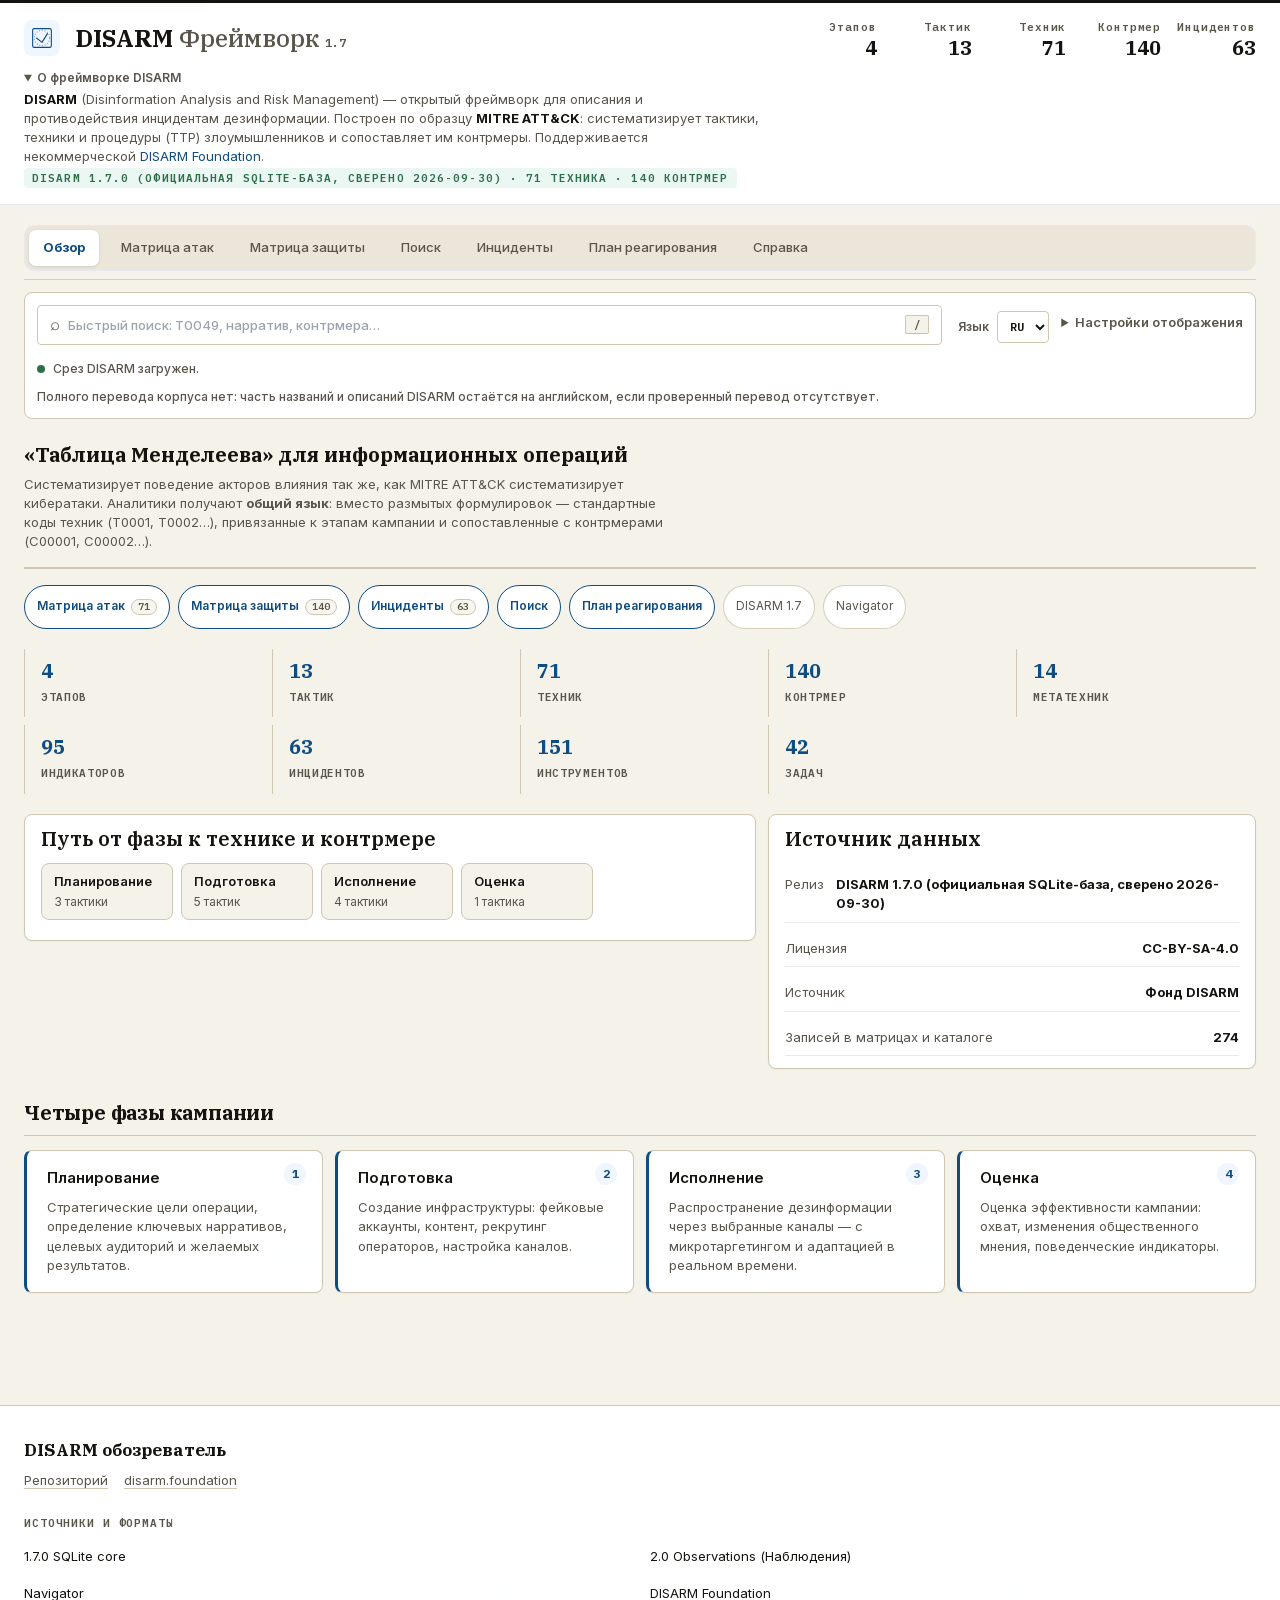
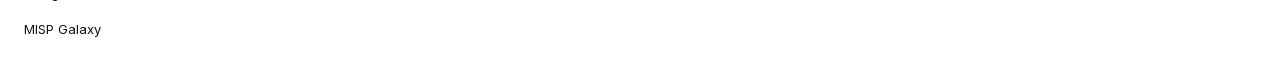
<file: index.html>
<!doctype html>
<html lang="ru" data-theme="light">
<head>
<meta charset="utf-8">
<meta name="viewport" content="width=device-width,initial-scale=1">
<meta http-equiv="Content-Security-Policy" content="default-src 'self'; img-src 'self' data:; style-src 'self' 'unsafe-inline'; font-src 'self'; script-src 'self'; connect-src 'self'; object-src 'none'; base-uri 'self'">
<title>DISARM · обозреватель дезинформационных тактик и контрмер</title>
<meta name="description" content="Обозреватель DISARM 1.7.0 с частично локализованными подписями интерфейса: матрицы атак и защиты, поиск, инциденты и план реагирования.">
<link rel="canonical" href="https://disarm.qdev.run/">
<meta property="og:type" content="website">
<meta property="og:url" content="https://disarm.qdev.run/">
<meta property="og:title" content="DISARM · обозреватель дезинформационных тактик и контрмер">
<meta property="og:description" content="Обозреватель DISARM 1.7.0 с частично локализованными подписями интерфейса: матрицы атак и защиты, поиск, инциденты и план реагирования.">
<meta property="og:image" content="https://disarm.qdev.run/favicon.svg">
<link rel="icon" type="image/svg+xml" href="favicon.svg">
<link rel="stylesheet" href="/fonts/avds/avds-fonts.css">
<link rel="stylesheet" href="assets/avds-static-token-contract.css?v=4.7.0-bda50683b32f">
<link rel="stylesheet" href="assets/avds-static-preview-bundle.css?v=20260821-local-preview">
    <link rel="stylesheet" href="assets/avds-disarm-adapter.css?v=1.4.0&sha=ef209f990517">
</head>
<body>
<a class="skip-link" id="skip-link" href="#main-content">Перейти к содержанию</a>

<!-- ============================================================ -->
<!-- MASTHEAD                                                       -->
<!-- ============================================================ -->
<header class="avds-masthead site-masthead">
  <div class="container">
    <div class="masthead-brand-row">
      <div class="masthead-brand">
        <svg class="masthead-logo" viewBox="0 0 40 40" role="img" aria-label="DISARM" fill="none" stroke="currentColor" stroke-width="2">
          <rect x="3" y="3" width="34" height="34" rx="3"/>
          <path d="M10 20 L20 28 L30 12" stroke-linecap="round" stroke-linejoin="round"/>
          <circle cx="20" cy="20" r="14" stroke-dasharray="2 3" opacity=".5"/>
        </svg>
        <div>
          <h1 class="masthead-title">DISARM <span class="masthead-vs" id="masthead-vs">Фреймворк</span> <span class="masthead-version">1.7</span></h1>
        </div>
      </div>
      <div class="masthead-meta-strip" id="masthead-stats">
        <div class="meta-item"><span class="meta-label">Этапов</span><span class="meta-val" id="m-phases">—</span></div>
        <div class="meta-item"><span class="meta-label">Тактик</span><span class="meta-val" id="m-tactics">—</span></div>
        <div class="meta-item"><span class="meta-label">Техник</span><span class="meta-val" id="m-techs">—</span></div>
        <div class="meta-item"><span class="meta-label">Контрмер</span><span class="meta-val" id="m-counters">—</span></div>
        <div class="meta-item"><span class="meta-label">Инцидентов</span><span class="meta-val" id="m-incidents">—</span></div>
      </div>
    </div>
    <details class="masthead-intro" id="masthead-intro" open>
      <summary>О фреймворке DISARM</summary>
    <p class="masthead-lede">
      <b>DISARM</b> (Disinformation Analysis and Risk Management) — открытый фреймворк для описания и
      противодействия инцидентам дезинформации. Построен по образцу <b>MITRE ATT&amp;CK</b>: систематизирует
      тактики, техники и процедуры (TTP) злоумышленников и сопоставляет им контрмеры. Поддерживается
      некоммерческой <a href="https://www.disarm.foundation/" target="_blank" rel="noopener noreferrer">DISARM Foundation</a>.
    </p>
    <span class="avds-theme-chip avds-theme-chip--success" id="status-badge">данные загружаются…</span>
    </details>
  </div>
</header>

<main class="container site-main" id="main-content" tabindex="-1">

  <!-- Tabs (canonical AV DS pill-tabs) -->
  <div class="tabbar-row">
    <div class="avds-pill-tabs" id="tabs" role="tablist">
      <button class="avds-pill-tab active" id="tab-overview" data-tab="overview" role="tab" aria-selected="true" aria-controls="panel-overview" tabindex="0" title="Открыть обзор DISARM">Обзор</button>
      <button class="avds-pill-tab" id="tab-red" data-tab="red" role="tab" aria-selected="false" aria-controls="panel-red" tabindex="-1" title="Открыть матрицу атакующих">Матрица атак</button>
      <button class="avds-pill-tab" id="tab-blue" data-tab="blue" role="tab" aria-selected="false" aria-controls="panel-blue" tabindex="-1" title="Открыть матрицу контрмер">Матрица защиты</button>
      <button class="avds-pill-tab" id="tab-search" data-tab="search" role="tab" aria-selected="false" aria-controls="panel-search" tabindex="-1" title="Открыть универсальный поиск">Поиск</button>
      <button class="avds-pill-tab" id="tab-incidents" data-tab="incidents" role="tab" aria-selected="false" aria-controls="panel-incidents" tabindex="-1" title="Открыть каталог инцидентов">Инциденты</button>
      <button class="avds-pill-tab" id="tab-playbook" data-tab="playbook" role="tab" aria-selected="false" aria-controls="panel-playbook" tabindex="-1" title="Открыть конструктор реагирования">План реагирования</button>
      <button class="avds-pill-tab" id="tab-about" data-tab="about" role="tab" aria-selected="false" aria-controls="panel-about" tabindex="-1" title="Открыть справку о DISARM">Справка</button>
    </div>

  </div>

  <section class="workspace-toolbar avds-control-panel" aria-label="Рабочая панель">
    <div class="workspace-search">
      <span class="workspace-search__icon" aria-hidden="true">⌕</span>
      <input type="search" id="workspace-search" aria-label="Быстрый поиск по корпусу DISARM" placeholder="Быстрый поиск: T0049, нарратив, контрмера…" autocomplete="off">
      <kbd>/</kbd>
    </div>
    <div class="workspace-actions">
      <label class="avds-locale-picker" for="locale-select">
        <span>Язык</span>
        <select id="locale-select" aria-label="Язык интерфейса" aria-describedby="locale-scope-note">
          <option value="ru">RU</option>
          <option value="kk">KK</option>
          <option value="en">EN</option>
        </select>
      </label>
      <details class="workspace-settings" id="workspace-settings">
        <summary>Настройки отображения</summary>
        <div class="workspace-settings__body">
      <button type="button" class="workspace-action" id="density-toggle" aria-pressed="false">Компактно</button>
      <label class="avds-theme-picker" for="theme-select">
        <span>Тема</span>
        <select id="theme-select" aria-label="Тема представления AVDS">
          <option value="institutional">Институциональная</option>
          <option value="editorial">Редакционная</option>
          <option value="analytics">Данные</option>
          <option value="map">Карта</option>
          <option value="dark">Тёмная</option>
        </select>
      </label>
      <label class="avds-text-scale-picker" for="text-scale-select">
        <span>Масштаб текста</span>
        <select id="text-scale-select" aria-label="Масштаб текста">
          <option value="100">100%</option>
          <option value="125">125%</option>
          <option value="150">150%</option>
          <option value="200">200%</option>
        </select>
      </label>
      <span class="workspace-shortcuts">Вкладки 1–7 · Enter — поиск</span>
        </div>
      </details>
    </div>
      <div class="avds-data-state" id="data-state" role="status" aria-live="polite" data-state="loading">
        <span class="avds-data-state__dot" aria-hidden="true"></span>
        <span id="data-state-copy">Загрузка проверенного среза DISARM…</span>
        <button type="button" class="workspace-action avds-data-state__retry" id="data-retry" disabled hidden>Повторить</button>
      </div>
    <span class="locale-scope-note" id="locale-scope-note" aria-live="polite" hidden></span>
  </section>

  <section class="avds-loading-skeleton avds-surface-card" id="app-loading" aria-label="Загрузка данных DISARM" aria-live="polite">
    <div class="avds-loading-skeleton__line avds-loading-skeleton__line--title"></div>
    <div class="avds-loading-skeleton__line"></div>
    <div class="avds-loading-skeleton__line avds-loading-skeleton__line--short"></div>
    <div class="avds-loading-skeleton__grid" aria-hidden="true">
      <span></span><span></span><span></span><span></span>
    </div>
  </section>

  <!-- ============================================================ -->
  <!-- TAB: OVERVIEW                                                 -->
  <!-- ============================================================ -->
  <section class="tabpanel active" id="panel-overview" data-panel="overview" role="tabpanel" aria-labelledby="tab-overview">

    <header class="avds-page-header">
      <div class="avds-page-header__text">
        <h2>«Таблица Менделеева» для информационных операций</h2>
        <p class="avds-page-header__subtitle">Систематизирует поведение акторов влияния так же, как MITRE ATT&amp;CK систематизирует кибератаки. Аналитики получают <b>общий язык</b>: вместо размытых формулировок — стандартные коды техник (T0001, T0002…), привязанные к этапам кампании и сопоставленные с контрмерами (C00001, C00002…).</p>
      </div>
    </header>

    <!-- KPI metrics -->
    <nav class="quick-links-rail quick-links-rail--wrap overview-actions" id="overview-quick-links" aria-label="Разделы DISARM"></nav>
    <div class="avds-kpi-grid" id="phase-stats"></div>

    <div class="overview-reading-grid">
      <div class="overview-reading-card avds-surface-card" id="overview-reading-guide">
        <h3>Путь от фазы к технике и контрмере</h3>
        <div class="overview-phase-rail" id="overview-phase-rail"></div>
      </div>
      <div class="overview-reading-card avds-surface-card" id="overview-data-meta">
        <h3>Источник данных</h3>
        <div class="overview-meta-stack" id="overview-meta-stack"></div>
      </div>
    </div>

    <!-- Phases -->
    <header class="avds-section-head">
      <div>
        <h3 class="avds-section-head__title">Четыре фазы кампании</h3>
      </div>
    </header>
    <ol class="phase-list" id="phase-list"></ol>

  </section>

  <!-- ============================================================ -->
  <!-- TAB: RED MATRIX                                                -->
  <!-- ============================================================ -->
  <section class="tabpanel" id="panel-red" data-panel="red" role="tabpanel" aria-labelledby="tab-red">
    <header class="avds-page-header avds-page-header--with-export">
      <div class="avds-page-header__text">
        <div class="avds-section-head__kicker">DISARM Red — поведение атакующих</div>
        <h2>Матрица атак</h2>
        <details class="page-description"><summary>Описание</summary><p class="avds-page-header__subtitle">Матрица тактик и техник акторов дезинформации</p><p class="avds-page-header__subtitle">Колонки — <b>тактические этапы</b>, упорядоченные слева направо по фазам планирования, подготовки, исполнения и оценки. Внутри колонки — <b>техники</b> (TTP). Кликните по технике, чтобы открыть карточку с описанием, контрмерами и связанными инцидентами.</p></details>
      </div>
      <div class="avds-export-bar avds-control-panel">
        <input type="search" id="red-filter" aria-label="Фильтр техник атак" placeholder="фильтр по тексту…" class="ds-input">
        <div class="mini-filter-pills" id="red-phase-pills" aria-label="Фильтр по фазе"></div>
        <button id="red-heatmap-toggle" class="avds-export-btn" title="Раскрасить техники по числу задокументированных инцидентов"><span class="dot"></span> Тепловая карта</button>
        <button id="red-export-navigator" class="avds-export-btn" title="JSON-слой для DISARM Navigator">↓ JSON-слой навигатора</button>
      </div>
    </header>

    <div class="filter-insight-bar" id="red-insight-bar"></div>
    <div id="red-legend" class="matrix-legend" hidden></div>
    <p id="red-matrix-help" class="avds-sr-only">Матрица интерактивна: Tab перемещает фокус по техникам, Enter или пробел открывает карточку, Escape закрывает карточку и возвращает фокус.</p>
    <div class="matrix-wrap" tabindex="0" role="region" aria-label="Матрица атак" aria-describedby="red-matrix-help">
      <div class="matrix" id="red-matrix" role="grid" aria-label="Матрица техник DISARM"></div>
    </div>
      <details class="matrix-analytics">
      <summary>Сравнения по корпусу</summary>
    <div class="compare-card-grid" id="red-compare-grid"></div>
    </details>
  </section>

  <!-- ============================================================ -->
  <!-- TAB: BLUE MATRIX                                               -->
  <!-- ============================================================ -->
  <section class="tabpanel" id="panel-blue" data-panel="blue" role="tabpanel" aria-labelledby="tab-blue">
    <header class="avds-page-header avds-page-header--with-export">
      <div class="avds-page-header__text">
        <div class="avds-section-head__kicker">DISARM Blue — поведение защитников</div>
        <h2>Матрица защиты</h2>
        <details class="page-description"><summary>Описание</summary><p class="avds-page-header__subtitle">Матрица контрмер по тактическим этапам</p><p class="avds-page-header__subtitle">Контрмеры (C00…) сгруппированы по самой ранней тактике, в которой их уместно применять. Кликните, чтобы посмотреть, к каким техникам привязана данная контрмера.</p></details>
      </div>
      <div class="avds-export-bar avds-control-panel">
        <input type="search" id="blue-filter" aria-label="Фильтр мер защиты" placeholder="фильтр по тексту…" class="ds-input">
        <div class="mini-filter-pills" id="blue-phase-pills" aria-label="Фильтр контрмер по фазе"></div>
      </div>
    </header>

    <div class="filter-insight-bar" id="blue-insight-bar"></div>
    <p id="blue-matrix-help" class="avds-sr-only">Матрица интерактивна: Tab перемещает фокус по контрмерам, Enter или пробел открывает карточку, Escape закрывает карточку и возвращает фокус.</p>
    <div class="matrix-wrap" tabindex="0" role="region" aria-label="Матрица защиты" aria-describedby="blue-matrix-help">
      <div class="matrix" id="blue-matrix" role="grid" aria-label="Матрица контрмер DISARM"></div>
    </div>
      <details class="matrix-analytics">
      <summary>Сравнения по корпусу</summary>
    <div class="compare-card-grid" id="blue-compare-grid"></div>
    </details>
  </section>

  <!-- ============================================================ -->
  <!-- TAB: SEARCH                                                    -->
  <!-- ============================================================ -->
  <section class="tabpanel" id="panel-search" data-panel="search" role="tabpanel" aria-labelledby="tab-search">
    <header class="avds-page-header">
      <div class="avds-page-header__text">
        <div class="avds-section-head__kicker">Универсальный поиск</div>
        <h2>Поиск</h2>
        <details class="page-description"><summary>Описание</summary><p class="avds-page-header__subtitle">Поиск по всем объектам DISARM</p><p class="avds-page-header__subtitle">Поиск работает по ID, названию и описанию всех типов объектов: техники, контрмеры, инциденты, тактики, инструменты, индикаторы и задачи. Релевантность учитывает совпадения в идентификаторе и названии.</p></details>
      </div>
    </header>

    <div class="avds-search-hero">
      <div class="avds-search-hero__bar">
        <span class="avds-search-hero__icon">⌕</span>
        <input type="search" id="global-search" aria-label="Поиск по корпусу DISARM" class="avds-search-hero__input" placeholder="ID, название или фраза… например: T0049, нарратив, инфлюенсер">
      </div>
      <div class="avds-search-hero__filters" id="search-type-list">
        <label class="search-type-chip"><input type="checkbox" value="technique" checked><span>Техники</span></label>
        <label class="search-type-chip"><input type="checkbox" value="counter" checked><span>Контрмеры</span></label>
        <label class="search-type-chip"><input type="checkbox" value="incident" checked><span>Инциденты</span></label>
        <label class="search-type-chip"><input type="checkbox" value="tactic" checked><span>Тактики</span></label>
        <label class="search-type-chip"><input type="checkbox" value="tool"><span>Инструменты</span></label>
        <label class="search-type-chip"><input type="checkbox" value="detection"><span>Индикаторы</span></label>
        <label class="search-type-chip"><input type="checkbox" value="task"><span>Задачи</span></label>
      </div>
      <div class="search-inline-hint" id="search-status">Введите ID, термин или фразу. Активные фильтры влияют на выдачу.</div>
      <div class="avds-popular-queries">
        <div class="avds-popular-queries__title" id="search-examples-title">Примеры запросов</div>
        <div class="avds-popular-queries__chips">
          <button class="popular-q" data-q="нарратив">нарратив</button>
          <button class="popular-q" data-q="бот">бот</button>
          <button class="popular-q" data-q="инфлюенсер">инфлюенсер</button>
          <button class="popular-q" data-q="фейк">фейковый аккаунт</button>
          <button class="popular-q" data-q="хэштег">хэштег</button>
          <button class="popular-q" data-q="T0049">T0049</button>
          <button class="popular-q" data-q="C00012">C00012</button>
        </div>
      </div>
    </div>

    <div id="search-results" class="search-results"></div>
    <div class="search-results-more" id="search-results-more"></div>
  </section>

  <!-- ============================================================ -->
  <!-- TAB: INCIDENTS                                                 -->
  <!-- ============================================================ -->
  <section class="tabpanel" id="panel-incidents" data-panel="incidents" role="tabpanel" aria-labelledby="tab-incidents">
    <header class="avds-page-header avds-page-header--with-export">
      <div class="avds-page-header__text">
        <div class="avds-section-head__kicker">Каталог инцидентов</div>
        <h2>Инциденты</h2>
        <details class="page-description"><summary>Описание</summary><p class="avds-page-header__subtitle">Каталог инцидентов DISARM</p><p class="avds-page-header__subtitle">Записи упорядочены по году начала. Карточка показывает атрибуцию, страну и связанные техники, если эти поля указаны в источнике.</p></details>
      </div>
    </header>
    <div class="summary-strip" id="incident-summary-strip"></div>
      <div class="avds-export-bar avds-control-panel">
        <input type="search" id="incident-filter" aria-label="Фильтр инцидентов" placeholder="страна, год, ключевое слово…" class="ds-input">
      </div>

    <div class="incident-filter-pills avds-control-panel">
      <div class="mini-filter-pills incident-filter-group" id="incident-year-pills" aria-label="Фильтр по году" data-label="Год"></div>
      <div class="mini-filter-pills incident-filter-group" id="incident-country-pills" aria-label="Фильтр по стране" data-label="Страна"></div>
      <div class="mini-filter-pills incident-filter-group" id="incident-tactic-pills" aria-label="Фильтр по тактике" data-label="Тактика"></div>
      <button class="avds-export-btn" id="incident-clear-filters" title="Сбросить фильтры каталога">Сбросить фильтры</button>
    </div>
    <a class="incident-analytics-link" href="#incident-analytics">Перейти к аналитике корпуса</a>
    <div class="filter-insight-bar incident-status" id="incident-status">Показаны все инциденты каталога.</div>
    <div id="incident-list" class="incident-grid"></div>
    <details class="incident-analytics" id="incident-analytics">
      <summary>Сравнение периодов и география корпуса</summary>
      <div class="incident-analytics__body">
    <section class="incident-period-comparison avds-surface-card" aria-labelledby="incident-period-title" data-viz="period-comparison" data-table-alternative="true">
      <div class="incident-period-comparison__head">
        <div>
          <div class="avds-section-head__kicker">Сравнение периодов</div>
          <h3 id="incident-period-title">Инциденты по году начала</h3>
        </div>
        <p>Сравниваются записи текущего корпуса DISARM по полю <span class="mono">year_started</span>. Это не оценка реальной частоты кампаний вне покрытия каталога.</p>
      </div>
      <div class="incident-period-comparison__controls">
        <label>Первый год <select id="incident-period-a" aria-label="Первый год для сравнения"></select></label>
        <label>Второй год <select id="incident-period-b" aria-label="Второй год для сравнения"></select></label>
      </div>
      <div class="incident-period-comparison__result" id="incident-period-result" aria-live="polite"></div>
      <div class="incident-period-comparison__table-scroll" role="region" tabindex="0" aria-label="Таблица сравнения периодов">
        <table class="incident-period-comparison__table">
          <caption>Табличная альтернатива сравнения периодов</caption>
          <thead><tr><th scope="col">Год</th><th scope="col">Записей</th><th scope="col">Изменение</th><th scope="col">Отн. изменение</th></tr></thead>
          <tbody id="incident-period-table"></tbody>
        </table>
      </div>
      <p class="incident-period-comparison__source">Источник: <a href="https://github.com/DISARMFoundation/DISARMframeworks-17" target="_blank" rel="noopener noreferrer">DISARM 1.7.0 · SQLite-ядро</a> · пропущенный год не трактуется как ноль вне корпуса.</p>
    </section>
    <section class="incident-map-list avds-surface-card" aria-labelledby="incident-map-title">
      <div class="incident-map-list__head">
        <div>
          <div class="avds-section-head__kicker">География корпуса</div>
          <h3 id="incident-map-title">Страны, отмеченные в инцидентах</h3>
        </div>
        <p>Точка показывает страну из записи DISARM, а не место события. Координата — справочная точка страны; записи «Мир» остаются только в списке.</p>
      </div>
      <div class="incident-map-list__body">
        <div id="incident-geo-map" class="incident-geo-map" aria-live="polite"></div>
        <div id="incident-geo-list" class="incident-geo-list" aria-label="Страны и число инцидентов"></div>
      </div>
    </section>
      </div>
    </details>
  </section>

  <!-- ============================================================ -->
  <!-- TAB: PLAYBOOK CONSTRUCTOR                                      -->
  <!-- ============================================================ -->
  <section class="tabpanel" id="panel-playbook" data-panel="playbook" role="tabpanel" aria-labelledby="tab-playbook">
    <header class="avds-page-header avds-page-header--with-export">
      <div class="avds-page-header__text">
        <div class="avds-section-head__kicker">Конструктор плейбука</div>
        <h2>План реагирования</h2>
        <details class="page-description"><summary>Описание</summary><p class="avds-page-header__subtitle">Соберите план реагирования по выбранным техникам</p><p class="avds-page-header__subtitle">Отметьте наблюдаемые техники — модуль покажет связанные контрмеры и рассчитает компактный опорный набор по структурному покрытию. Связь не является доказательством эффективности; состав сохраняется автоматически и передаётся по ссылке.</p></details>
      </div>
      <div class="avds-export-bar avds-control-panel pb-toolbar">
        <button id="pb-export" class="avds-export-btn pb-btn-primary">Текстовый отчёт</button>
        <button id="pb-permalink" class="avds-export-btn" title="Скопировать ссылку с состоянием плейбука">Скопировать ссылку</button>
        <details class="pb-export-formats">
          <summary>Другие форматы</summary>
          <div class="pb-export-formats__body">
            <button id="pb-export-navigator" class="avds-export-btn" title="JSON-слой для DISARM Navigator">JSON-слой навигатора</button>
            <button id="pb-export-stix" class="avds-export-btn" title="STIX 2.1 bundle для MISP/OpenCTI">STIX 2.1</button>
          </div>
        </details>
        <button id="pb-clear" class="avds-export-btn pb-action-muted">Очистить</button>
      </div>
    </header>


    <div class="playbook-grid">
      <div class="pb-col avds-surface-card">
        <div class="pb-col-head">
          <span class="avds-section-head__kicker">Шаг 1</span>
          <h4>Выберите техники атаки</h4>
        </div>
        <input type="search" id="pb-tech-filter" aria-label="Фильтр техник плейбука" placeholder="фильтр по ID, названию, описанию…" class="ds-input">
    <div id="pb-selected" class="pb-selected empty" aria-live="polite" hidden></div>
        <div id="pb-tech-list" class="pb-list"></div>
      </div>
      <div class="pb-col avds-surface-card">
        <div class="pb-col-head">
          <span class="avds-section-head__kicker">Шаг 2</span>
          <h4>Связанные контрмеры</h4>
        </div>
        <div id="pb-counters" class="pb-counters"></div>
      </div>
    </div>
    <div id="pb-coverage" class="pb-coverage-bar avds-surface-card empty">Техники не выбраны</div>
  </section>

  <!-- ============================================================ -->
  <!-- TAB: ABOUT                                                     -->
  <!-- ============================================================ -->
  <section class="tabpanel" id="panel-about" data-panel="about" role="tabpanel" aria-labelledby="tab-about">
    <header class="avds-page-header">
      <div class="avds-page-header__text">
        <div class="avds-section-head__kicker">Справка</div>
        <h2>История, состав и версии DISARM</h2>
      </div>
    </header>

    <div class="quick-links-rail quick-links-rail--wrap" id="about-quick-links" aria-label="Ссылки по версиям и источникам DISARM"></div>

    <div class="about-content">
      <div class="about-hero avds-surface-card">
        <div>
          <div class="avds-section-head__kicker">Справка</div>
          <h3>Основная матрица DISARM 1.7.0</h3>
          <p>Матрица собрана из официальной SQLite-базы DISARM 1.7.0.</p>
        </div>
        <dl class="about-facts">
          <div><dt>Основной набор</dt><dd>DISARM 1.7.0 · SQLite</dd></div>
          <div><dt>Сверка источников</dt><dd>30 сентября 2026</dd></div>
          <div><dt>Лицензия</dt><dd>CC-BY-SA-4.0</dd></div>
        </dl>
      </div>

      <section class="about-section avds-surface-card">
        <h3>Коротко об истории</h3>
        <p>Важным этапом формирования DISARM стала встреча единомышленников на мастерской по гибридной войне летом 2018 года. В 2019 году при поддержке Craig Newmark Philanthropies создали AMITT в рамках MisinfoSec Standards Working Group и Credibility Coalition. Позже AMITT и основанную на ней SP!CE объединили в единый открытый DISARM. Фонд DISARM создан в конце 2021 года после переименования фреймворка.</p>
      </section>

      <section class="about-section avds-surface-card">
        <h3>Структура объектов</h3>
        <div class="about-object-grid">
          <article><b>Фазы</b><span>Планирование, подготовка, исполнение и оценка кампании.</span></article>
          <article><b>Тактики</b><span>Высокоуровневые цели атакующего на каждом этапе.</span></article>
          <article><b>Техники</b><span>Конкретные действия, через которые достигается тактика.</span></article>
          <article><b>Контрмеры</b><span>Защитные меры, сопоставленные с техниками и тактиками.</span></article>
          <article><b>Индикаторы</b><span>Наблюдаемые признаки, по которым можно заметить технику.</span></article>
          <article><b>Инциденты</b><span>Задокументированные кампании с привязкой к техникам.</span></article>
          <article><b>Инструменты</b><span>Каталог ресурсов и инструментов, указанных в корпусе DISARM.</span></article>
        </div>
      </section>

      <section class="about-section about-section--split avds-surface-card">
        <div>
          <h3>Лицензия и обновления</h3>
          <p>Материалы DISARM Foundation используются по лицензии <a href="https://creativecommons.org/licenses/by-sa/4.0/" target="_blank" rel="noopener noreferrer">CC-BY-SA-4.0</a>: источник указан, а данные адаптированы для интерактивного обозревателя и экспорта. <a href="https://www.disarm.foundation/terms-of-service" target="_blank" rel="noopener noreferrer">Действующие условия фонда</a> и <a href="https://github.com/DISARMFoundation/DISARMframeworks-17/blob/v1.7.0/LICENSE.md" target="_blank" rel="noopener noreferrer">LICENSE.md выпуска</a> указывают эту лицензию; <a href="https://github.com/DISARMFoundation/DISARMframeworks-17/blob/v1.7.0/README.md" target="_blank" rel="noopener noreferrer">README.md выпуска</a> содержит отличающуюся запись CC-BY-4.0. DISARM 2.0 Observations и Assessments — отдельные модели данных; они не входят в матрицу техники и контрмер DISARM 1.7.0.</p>
        </div>
      </section>

      <section class="about-section about-section--split avds-surface-card">
        <div>
          <div class="avds-section-head__kicker">Проверка версии</div>
          <h3>Сверить состав матрицы</h3>
          <p>Сверьте версию и состав основной матрицы с официальной SQLite-базой DISARM 1.7.0. Контрольный файл сверен 30 сентября 2026 года; две связи на отсутствующую технику T0005 в матрицу не включены.</p>
          <p><a class="about-provenance-link" href="https://github.com/DISARMFoundation/DISARMframeworks-17" target="_blank" rel="noopener noreferrer">Проверить официальный каталог DISARM 1.7.0</a></p>
        </div>
      </section>

      <section class="about-section avds-surface-card">
        <h3>Актуальные линии DISARM</h3>
        <div class="version-grid">
          <article>
            <b>DISARM 1.7.0 · SQLite core</b>
            <span>Основная матрица сайта сверена с официальной SQLite-базой: 4 фазы, 13 тактик, 71 техника, 140 контрмер и 63 инцидента. Две связи с отсутствующей техникой T0005 намеренно исключены.</span>
          </article>
          <article>
            <b>DISARM 2.0 Observations (Наблюдения)</b>
            <span>Бета-модель наблюдаемых признаков FIMI, организованных по активам, поведению и содержанию, а не по цепочке техник 1.x.</span>
          </article>
          <article>
            <b>DISARM 2.0 Assessments (Оценки)</b>
            <span>Самостоятельная модель описания выводов по наблюдениям; её структура отличается от матриц техник и контрмер DISARM 1.x.</span>
          </article>
        </div>
      </section>

      <div class="links-grid">
        <a class="avds-tool-card" href="https://github.com/DISARMFoundation/DISARMframeworks-17" target="_blank" rel="noopener noreferrer">
          <div>
            <div class="card-title">DISARM 1.7.0 · SQLite core</div>
            <div class="card-desc">Официальный источник основной матрицы сайта</div>
          </div>
        </a>
        <a class="avds-tool-card" href="https://github.com/DISARMFoundation/DISARMframeworks-20-observable" target="_blank" rel="noopener noreferrer">
          <div>
            <div class="card-title">DISARM 2.0 Observations (Наблюдения)</div>
            <div class="card-desc">Бета-модель наблюдаемых признаков</div>
          </div>
        </a>
        <a class="avds-tool-card" href="https://github.com/DISARMFoundation/DISARMframeworks-20-assessments" target="_blank" rel="noopener noreferrer">
          <div>
            <div class="card-title">DISARM 2.0 Assessments (Оценки)</div>
            <div class="card-desc">Отдельная модель аналитических оценок</div>
          </div>
        </a>
        <a class="avds-tool-card" href="https://github.com/DISARMFoundation/disarm-navigator-mv" target="_blank" rel="noopener noreferrer">
          <div>
            <div class="card-title">Мультиверсионный навигатор</div>
            <div class="card-desc">Официальный навигатор для нескольких версий</div>
          </div>
        </a>
        <a class="avds-tool-card" href="https://www.disarm.foundation/" target="_blank" rel="noopener noreferrer">
          <div>
            <div class="card-title">DISARM Foundation</div>
            <div class="card-desc">Официальный сайт фонда</div>
          </div>
        </a>
        <a class="avds-tool-card" href="https://www.misp-project.org/galaxy.html" target="_blank" rel="noopener noreferrer">
          <div>
            <div class="card-title">MISP Galaxy</div>
            <div class="card-desc">DISARM встроен в MISP</div>
          </div>
        </a>
      </div>
    </div>
  </section>

</main>

<!-- ============================================================ -->
<!-- FOOTER                                                         -->
<!-- ============================================================ -->
<footer class="site-footer">
  <div class="container footer-grid">
    <div class="footer-col">
      <div class="footer-brand">DISARM обозреватель</div>
      <div class="footer-links">
        <a href="https://github.com/DISARMFoundation/DISARMframeworks-17" target="_blank" rel="noopener noreferrer">Репозиторий</a>
        <a href="https://www.disarm.foundation/" target="_blank" rel="noopener noreferrer">disarm.foundation</a>
      </div>
    </div>
    <div class="footer-col">
      <div class="footer-col-title">Источники и форматы</div>
      <nav class="ecosystem-nav" aria-label="Источники DISARM">
        <a href="https://github.com/DISARMFoundation/DISARMframeworks-17" target="_blank" rel="noopener noreferrer">1.7.0 SQLite core</a>
        <a href="https://github.com/DISARMFoundation/DISARMframeworks-20-observable" target="_blank" rel="noopener noreferrer">2.0 Observations (Наблюдения)</a>
        <a href="https://github.com/DISARMFoundation/disarm-navigator-mv" target="_blank" rel="noopener noreferrer">Navigator</a>
        <a href="https://www.disarm.foundation/" target="_blank" rel="noopener noreferrer">DISARM Foundation</a>
        <a href="https://www.misp-project.org/galaxy.html" target="_blank" rel="noopener noreferrer">MISP Galaxy</a>
      </nav>
    </div>
  </div>
</footer>

<!-- Modal -->
<div id="modal" class="modal" hidden>
  <div class="modal-backdrop" data-close></div>
  <div class="modal-card" role="dialog" aria-modal="true" aria-labelledby="modal-title" aria-describedby="modal-content">
    <button class="modal-close" data-close aria-label="Закрыть">×</button>
    <div id="modal-body"></div>
  </div>
</div>
<div id="a11y-transcript" class="avds-sr-only" aria-live="polite" aria-atomic="true"></div>

<script src="assets/analysis-core.js?v=20261002&sha=b643f2b08ee3"></script>
<script src="assets/ui-locales.js?v=1.7.0&sha=be5c02408616"></script>
  <script src="assets/i18n-runtime.js?v=1.7.0&sha=ba1336d75f32"></script>
  <script src="assets/data-core.js?v=1.7.0&sha=531c494cdac2"></script>
  <script src="assets/app.js?v=1.7.0&sha=82b596356380"></script>
</body>
</html>
</file>
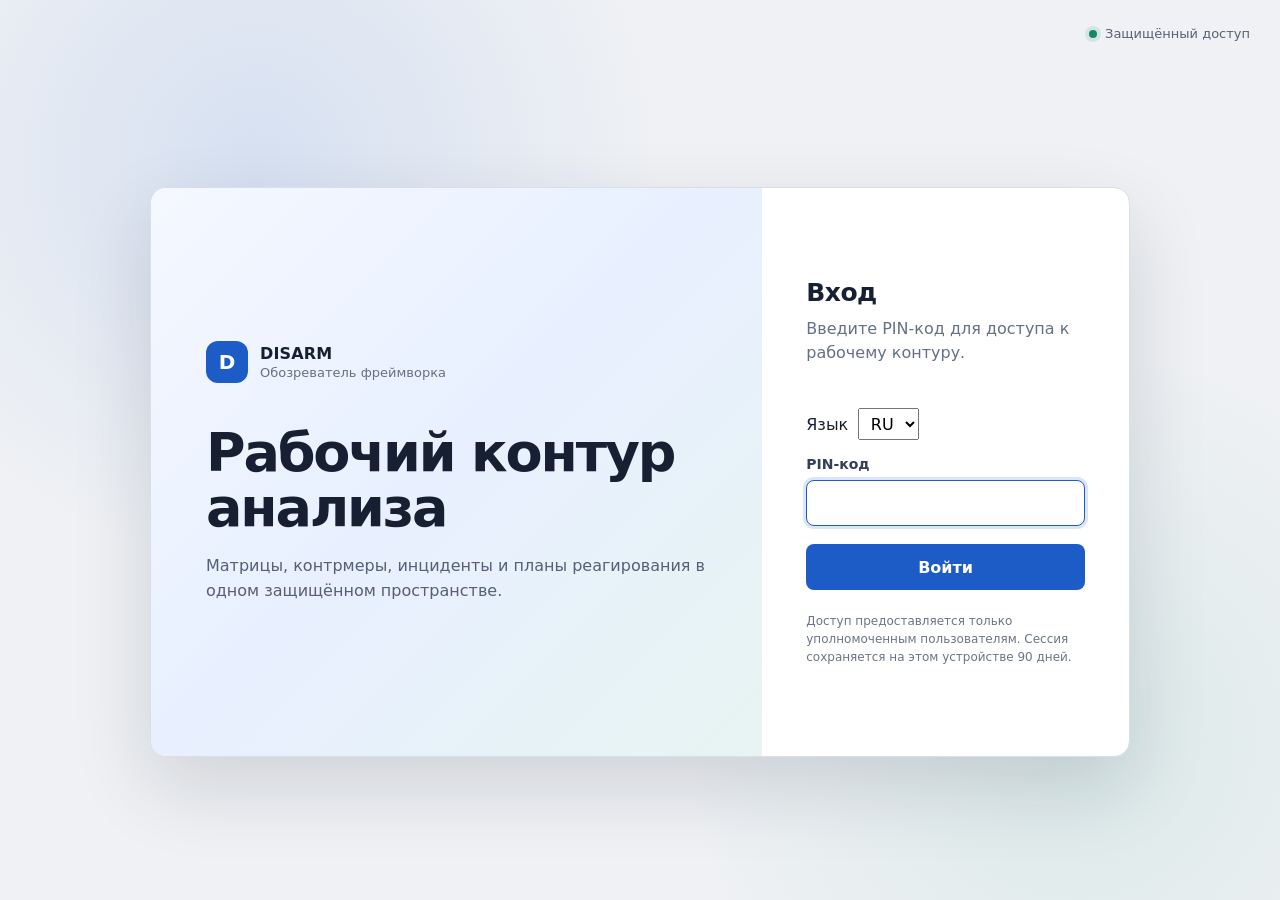
<file: login.html>
<!doctype html>
<html lang="ru">
<head>
  <meta charset="utf-8">
  <meta name="viewport" content="width=device-width, initial-scale=1">
  <meta name="robots" content="noindex, nofollow">
  <title>Вход · DISARM</title>
  <link rel="stylesheet" href="/assets/disarm-login.css">
  <script defer src="/assets/ui-locales.js?v=1.7.0&sha=be5c02408616"></script>
  <script defer src="/assets/i18n-runtime.js?v=1.7.0&sha=ba1336d75f32"></script>
  <script defer src="/assets/disarm-login.js?v=1.7.0&sha=ad3025e9daca"></script>
</head>
<body class="auth-body">
  <main class="auth-main">
    <div class="access-label" aria-label="Статус доступа"><span aria-hidden="true"></span>Защищённый доступ</div>
    <div class="login-layout">
      <section class="login-intro" aria-labelledby="intro-title">
        <div class="brand hero-brand">
          <span class="brand-mark" aria-hidden="true">D</span>
          <span><strong>DISARM</strong><small>Обозреватель фреймворка</small></span>
        </div>
        <h1 id="intro-title">Рабочий контур анализа</h1>
        <p>Матрицы, контрмеры, инциденты и планы реагирования в одном защищённом пространстве.</p>
      </section>
      <section class="login-card" aria-labelledby="login-title">
        <div>
          <h2 id="login-title">Вход</h2>
          <p class="muted">Введите PIN-код для доступа к рабочему контуру.</p>
        </div>
        <p class="alert" id="login-error" hidden role="alert"></p>
        <label class="login-language">Язык <select id="login-locale" aria-label="Язык интерфейса"><option value="ru">RU</option><option value="kk">KK</option><option value="en">EN</option></select></label>
        <form method="post" action="/auth/login" class="form-stack">
          <label for="pin">PIN-код
            <input id="pin" name="pin" type="password" inputmode="numeric" pattern="[0-9]*" autocomplete="one-time-code" minlength="4" maxlength="4" required autofocus>
          </label>
          <button type="submit">Войти</button>
        </form>
        <p class="login-note">Доступ предоставляется только уполномоченным пользователям. Сессия сохраняется на этом устройстве 90 дней.</p>
      </section>
    </div>
  </main>
</body>
</html>
</file>
<file: fonts/avds/avds-fonts.css>
/* AV DS local font stack.
   Covers Latin, Cyrillic, Cyrillic-ext and Kazakh Cyrillic with local subset ranges.
   Source families: IBM Plex Sans, IBM Plex Serif, IBM Plex Mono, Inter, Onest. */
/* IBM Plex Sans */
/* cyrillic-ext */
@font-face {
  font-family: 'IBM Plex Sans';
  font-style: normal;
  font-weight: 400;
  font-stretch: 100%;
  font-display: swap;
  src: url('./ibm-plex-sans-001.woff2') format('woff2');
  unicode-range: U+0460-052F, U+1C80-1C8A, U+20B4, U+2DE0-2DFF, U+A640-A69F, U+FE2E-FE2F;
}
/* cyrillic */
@font-face {
  font-family: 'IBM Plex Sans';
  font-style: normal;
  font-weight: 400;
  font-stretch: 100%;
  font-display: swap;
  src: url('./ibm-plex-sans-002.woff2') format('woff2');
  unicode-range: U+0301, U+0400-045F, U+0490-0491, U+04B0-04B1, U+2116;
}
/* greek */
@font-face {
  font-family: 'IBM Plex Sans';
  font-style: normal;
  font-weight: 400;
  font-stretch: 100%;
  font-display: swap;
  src: url('./ibm-plex-sans-003.woff2') format('woff2');
  unicode-range: U+0370-0377, U+037A-037F, U+0384-038A, U+038C, U+038E-03A1, U+03A3-03FF;
}
/* vietnamese */
@font-face {
  font-family: 'IBM Plex Sans';
  font-style: normal;
  font-weight: 400;
  font-stretch: 100%;
  font-display: swap;
  src: url('./ibm-plex-sans-004.woff2') format('woff2');
  unicode-range: U+0102-0103, U+0110-0111, U+0128-0129, U+0168-0169, U+01A0-01A1, U+01AF-01B0, U+0300-0301, U+0303-0304, U+0308-0309, U+0323, U+0329, U+1EA0-1EF9, U+20AB;
}
/* latin-ext */
@font-face {
  font-family: 'IBM Plex Sans';
  font-style: normal;
  font-weight: 400;
  font-stretch: 100%;
  font-display: swap;
  src: url('./ibm-plex-sans-005.woff2') format('woff2');
  unicode-range: U+0100-02BA, U+02BD-02C5, U+02C7-02CC, U+02CE-02D7, U+02DD-02FF, U+0304, U+0308, U+0329, U+1D00-1DBF, U+1E00-1E9F, U+1EF2-1EFF, U+2020, U+20A0-20AB, U+20AD-20C0, U+2113, U+2C60-2C7F, U+A720-A7FF;
}
/* latin */
@font-face {
  font-family: 'IBM Plex Sans';
  font-style: normal;
  font-weight: 400;
  font-stretch: 100%;
  font-display: swap;
  src: url('./ibm-plex-sans-006.woff2') format('woff2');
  unicode-range: U+0000-00FF, U+0131, U+0152-0153, U+02BB-02BC, U+02C6, U+02DA, U+02DC, U+0304, U+0308, U+0329, U+2000-206F, U+20AC, U+2122, U+2191, U+2193, U+2212, U+2215, U+FEFF, U+FFFD;
}
/* cyrillic-ext */
@font-face {
  font-family: 'IBM Plex Sans';
  font-style: normal;
  font-weight: 500;
  font-stretch: 100%;
  font-display: swap;
  src: url('./ibm-plex-sans-001.woff2') format('woff2');
  unicode-range: U+0460-052F, U+1C80-1C8A, U+20B4, U+2DE0-2DFF, U+A640-A69F, U+FE2E-FE2F;
}
/* cyrillic */
@font-face {
  font-family: 'IBM Plex Sans';
  font-style: normal;
  font-weight: 500;
  font-stretch: 100%;
  font-display: swap;
  src: url('./ibm-plex-sans-002.woff2') format('woff2');
  unicode-range: U+0301, U+0400-045F, U+0490-0491, U+04B0-04B1, U+2116;
}
/* greek */
@font-face {
  font-family: 'IBM Plex Sans';
  font-style: normal;
  font-weight: 500;
  font-stretch: 100%;
  font-display: swap;
  src: url('./ibm-plex-sans-003.woff2') format('woff2');
  unicode-range: U+0370-0377, U+037A-037F, U+0384-038A, U+038C, U+038E-03A1, U+03A3-03FF;
}
/* vietnamese */
@font-face {
  font-family: 'IBM Plex Sans';
  font-style: normal;
  font-weight: 500;
  font-stretch: 100%;
  font-display: swap;
  src: url('./ibm-plex-sans-004.woff2') format('woff2');
  unicode-range: U+0102-0103, U+0110-0111, U+0128-0129, U+0168-0169, U+01A0-01A1, U+01AF-01B0, U+0300-0301, U+0303-0304, U+0308-0309, U+0323, U+0329, U+1EA0-1EF9, U+20AB;
}
/* latin-ext */
@font-face {
  font-family: 'IBM Plex Sans';
  font-style: normal;
  font-weight: 500;
  font-stretch: 100%;
  font-display: swap;
  src: url('./ibm-plex-sans-005.woff2') format('woff2');
  unicode-range: U+0100-02BA, U+02BD-02C5, U+02C7-02CC, U+02CE-02D7, U+02DD-02FF, U+0304, U+0308, U+0329, U+1D00-1DBF, U+1E00-1E9F, U+1EF2-1EFF, U+2020, U+20A0-20AB, U+20AD-20C0, U+2113, U+2C60-2C7F, U+A720-A7FF;
}
/* latin */
@font-face {
  font-family: 'IBM Plex Sans';
  font-style: normal;
  font-weight: 500;
  font-stretch: 100%;
  font-display: swap;
  src: url('./ibm-plex-sans-006.woff2') format('woff2');
  unicode-range: U+0000-00FF, U+0131, U+0152-0153, U+02BB-02BC, U+02C6, U+02DA, U+02DC, U+0304, U+0308, U+0329, U+2000-206F, U+20AC, U+2122, U+2191, U+2193, U+2212, U+2215, U+FEFF, U+FFFD;
}
/* cyrillic-ext */
@font-face {
  font-family: 'IBM Plex Sans';
  font-style: normal;
  font-weight: 600;
  font-stretch: 100%;
  font-display: swap;
  src: url('./ibm-plex-sans-001.woff2') format('woff2');
  unicode-range: U+0460-052F, U+1C80-1C8A, U+20B4, U+2DE0-2DFF, U+A640-A69F, U+FE2E-FE2F;
}
/* cyrillic */
@font-face {
  font-family: 'IBM Plex Sans';
  font-style: normal;
  font-weight: 600;
  font-stretch: 100%;
  font-display: swap;
  src: url('./ibm-plex-sans-002.woff2') format('woff2');
  unicode-range: U+0301, U+0400-045F, U+0490-0491, U+04B0-04B1, U+2116;
}
/* greek */
@font-face {
  font-family: 'IBM Plex Sans';
  font-style: normal;
  font-weight: 600;
  font-stretch: 100%;
  font-display: swap;
  src: url('./ibm-plex-sans-003.woff2') format('woff2');
  unicode-range: U+0370-0377, U+037A-037F, U+0384-038A, U+038C, U+038E-03A1, U+03A3-03FF;
}
/* vietnamese */
@font-face {
  font-family: 'IBM Plex Sans';
  font-style: normal;
  font-weight: 600;
  font-stretch: 100%;
  font-display: swap;
  src: url('./ibm-plex-sans-004.woff2') format('woff2');
  unicode-range: U+0102-0103, U+0110-0111, U+0128-0129, U+0168-0169, U+01A0-01A1, U+01AF-01B0, U+0300-0301, U+0303-0304, U+0308-0309, U+0323, U+0329, U+1EA0-1EF9, U+20AB;
}
/* latin-ext */
@font-face {
  font-family: 'IBM Plex Sans';
  font-style: normal;
  font-weight: 600;
  font-stretch: 100%;
  font-display: swap;
  src: url('./ibm-plex-sans-005.woff2') format('woff2');
  unicode-range: U+0100-02BA, U+02BD-02C5, U+02C7-02CC, U+02CE-02D7, U+02DD-02FF, U+0304, U+0308, U+0329, U+1D00-1DBF, U+1E00-1E9F, U+1EF2-1EFF, U+2020, U+20A0-20AB, U+20AD-20C0, U+2113, U+2C60-2C7F, U+A720-A7FF;
}
/* latin */
@font-face {
  font-family: 'IBM Plex Sans';
  font-style: normal;
  font-weight: 600;
  font-stretch: 100%;
  font-display: swap;
  src: url('./ibm-plex-sans-006.woff2') format('woff2');
  unicode-range: U+0000-00FF, U+0131, U+0152-0153, U+02BB-02BC, U+02C6, U+02DA, U+02DC, U+0304, U+0308, U+0329, U+2000-206F, U+20AC, U+2122, U+2191, U+2193, U+2212, U+2215, U+FEFF, U+FFFD;
}
/* cyrillic-ext */
@font-face {
  font-family: 'IBM Plex Sans';
  font-style: normal;
  font-weight: 700;
  font-stretch: 100%;
  font-display: swap;
  src: url('./ibm-plex-sans-001.woff2') format('woff2');
  unicode-range: U+0460-052F, U+1C80-1C8A, U+20B4, U+2DE0-2DFF, U+A640-A69F, U+FE2E-FE2F;
}
/* cyrillic */
@font-face {
  font-family: 'IBM Plex Sans';
  font-style: normal;
  font-weight: 700;
  font-stretch: 100%;
  font-display: swap;
  src: url('./ibm-plex-sans-002.woff2') format('woff2');
  unicode-range: U+0301, U+0400-045F, U+0490-0491, U+04B0-04B1, U+2116;
}
/* greek */
@font-face {
  font-family: 'IBM Plex Sans';
  font-style: normal;
  font-weight: 700;
  font-stretch: 100%;
  font-display: swap;
  src: url('./ibm-plex-sans-003.woff2') format('woff2');
  unicode-range: U+0370-0377, U+037A-037F, U+0384-038A, U+038C, U+038E-03A1, U+03A3-03FF;
}
/* vietnamese */
@font-face {
  font-family: 'IBM Plex Sans';
  font-style: normal;
  font-weight: 700;
  font-stretch: 100%;
  font-display: swap;
  src: url('./ibm-plex-sans-004.woff2') format('woff2');
  unicode-range: U+0102-0103, U+0110-0111, U+0128-0129, U+0168-0169, U+01A0-01A1, U+01AF-01B0, U+0300-0301, U+0303-0304, U+0308-0309, U+0323, U+0329, U+1EA0-1EF9, U+20AB;
}
/* latin-ext */
@font-face {
  font-family: 'IBM Plex Sans';
  font-style: normal;
  font-weight: 700;
  font-stretch: 100%;
  font-display: swap;
  src: url('./ibm-plex-sans-005.woff2') format('woff2');
  unicode-range: U+0100-02BA, U+02BD-02C5, U+02C7-02CC, U+02CE-02D7, U+02DD-02FF, U+0304, U+0308, U+0329, U+1D00-1DBF, U+1E00-1E9F, U+1EF2-1EFF, U+2020, U+20A0-20AB, U+20AD-20C0, U+2113, U+2C60-2C7F, U+A720-A7FF;
}
/* latin */
@font-face {
  font-family: 'IBM Plex Sans';
  font-style: normal;
  font-weight: 700;
  font-stretch: 100%;
  font-display: swap;
  src: url('./ibm-plex-sans-006.woff2') format('woff2');
  unicode-range: U+0000-00FF, U+0131, U+0152-0153, U+02BB-02BC, U+02C6, U+02DA, U+02DC, U+0304, U+0308, U+0329, U+2000-206F, U+20AC, U+2122, U+2191, U+2193, U+2212, U+2215, U+FEFF, U+FFFD;
}

/* IBM Plex Serif */
/* cyrillic-ext */
@font-face {
  font-family: 'IBM Plex Serif';
  font-style: normal;
  font-weight: 400;
  font-display: swap;
  src: url('./ibm-plex-serif-007.woff2') format('woff2');
  unicode-range: U+0460-052F, U+1C80-1C8A, U+20B4, U+2DE0-2DFF, U+A640-A69F, U+FE2E-FE2F;
}
/* cyrillic */
@font-face {
  font-family: 'IBM Plex Serif';
  font-style: normal;
  font-weight: 400;
  font-display: swap;
  src: url('./ibm-plex-serif-008.woff2') format('woff2');
  unicode-range: U+0301, U+0400-045F, U+0490-0491, U+04B0-04B1, U+2116;
}
/* vietnamese */
@font-face {
  font-family: 'IBM Plex Serif';
  font-style: normal;
  font-weight: 400;
  font-display: swap;
  src: url('./ibm-plex-serif-009.woff2') format('woff2');
  unicode-range: U+0102-0103, U+0110-0111, U+0128-0129, U+0168-0169, U+01A0-01A1, U+01AF-01B0, U+0300-0301, U+0303-0304, U+0308-0309, U+0323, U+0329, U+1EA0-1EF9, U+20AB;
}
/* latin-ext */
@font-face {
  font-family: 'IBM Plex Serif';
  font-style: normal;
  font-weight: 400;
  font-display: swap;
  src: url('./ibm-plex-serif-010.woff2') format('woff2');
  unicode-range: U+0100-02BA, U+02BD-02C5, U+02C7-02CC, U+02CE-02D7, U+02DD-02FF, U+0304, U+0308, U+0329, U+1D00-1DBF, U+1E00-1E9F, U+1EF2-1EFF, U+2020, U+20A0-20AB, U+20AD-20C0, U+2113, U+2C60-2C7F, U+A720-A7FF;
}
/* latin */
@font-face {
  font-family: 'IBM Plex Serif';
  font-style: normal;
  font-weight: 400;
  font-display: swap;
  src: url('./ibm-plex-serif-011.woff2') format('woff2');
  unicode-range: U+0000-00FF, U+0131, U+0152-0153, U+02BB-02BC, U+02C6, U+02DA, U+02DC, U+0304, U+0308, U+0329, U+2000-206F, U+20AC, U+2122, U+2191, U+2193, U+2212, U+2215, U+FEFF, U+FFFD;
}
/* cyrillic-ext */
@font-face {
  font-family: 'IBM Plex Serif';
  font-style: normal;
  font-weight: 500;
  font-display: swap;
  src: url('./ibm-plex-serif-012.woff2') format('woff2');
  unicode-range: U+0460-052F, U+1C80-1C8A, U+20B4, U+2DE0-2DFF, U+A640-A69F, U+FE2E-FE2F;
}
/* cyrillic */
@font-face {
  font-family: 'IBM Plex Serif';
  font-style: normal;
  font-weight: 500;
  font-display: swap;
  src: url('./ibm-plex-serif-013.woff2') format('woff2');
  unicode-range: U+0301, U+0400-045F, U+0490-0491, U+04B0-04B1, U+2116;
}
/* vietnamese */
@font-face {
  font-family: 'IBM Plex Serif';
  font-style: normal;
  font-weight: 500;
  font-display: swap;
  src: url('./ibm-plex-serif-014.woff2') format('woff2');
  unicode-range: U+0102-0103, U+0110-0111, U+0128-0129, U+0168-0169, U+01A0-01A1, U+01AF-01B0, U+0300-0301, U+0303-0304, U+0308-0309, U+0323, U+0329, U+1EA0-1EF9, U+20AB;
}
/* latin-ext */
@font-face {
  font-family: 'IBM Plex Serif';
  font-style: normal;
  font-weight: 500;
  font-display: swap;
  src: url('./ibm-plex-serif-015.woff2') format('woff2');
  unicode-range: U+0100-02BA, U+02BD-02C5, U+02C7-02CC, U+02CE-02D7, U+02DD-02FF, U+0304, U+0308, U+0329, U+1D00-1DBF, U+1E00-1E9F, U+1EF2-1EFF, U+2020, U+20A0-20AB, U+20AD-20C0, U+2113, U+2C60-2C7F, U+A720-A7FF;
}
/* latin */
@font-face {
  font-family: 'IBM Plex Serif';
  font-style: normal;
  font-weight: 500;
  font-display: swap;
  src: url('./ibm-plex-serif-016.woff2') format('woff2');
  unicode-range: U+0000-00FF, U+0131, U+0152-0153, U+02BB-02BC, U+02C6, U+02DA, U+02DC, U+0304, U+0308, U+0329, U+2000-206F, U+20AC, U+2122, U+2191, U+2193, U+2212, U+2215, U+FEFF, U+FFFD;
}
/* cyrillic-ext */
@font-face {
  font-family: 'IBM Plex Serif';
  font-style: normal;
  font-weight: 600;
  font-display: swap;
  src: url('./ibm-plex-serif-017.woff2') format('woff2');
  unicode-range: U+0460-052F, U+1C80-1C8A, U+20B4, U+2DE0-2DFF, U+A640-A69F, U+FE2E-FE2F;
}
/* cyrillic */
@font-face {
  font-family: 'IBM Plex Serif';
  font-style: normal;
  font-weight: 600;
  font-display: swap;
  src: url('./ibm-plex-serif-018.woff2') format('woff2');
  unicode-range: U+0301, U+0400-045F, U+0490-0491, U+04B0-04B1, U+2116;
}
/* vietnamese */
@font-face {
  font-family: 'IBM Plex Serif';
  font-style: normal;
  font-weight: 600;
  font-display: swap;
  src: url('./ibm-plex-serif-019.woff2') format('woff2');
  unicode-range: U+0102-0103, U+0110-0111, U+0128-0129, U+0168-0169, U+01A0-01A1, U+01AF-01B0, U+0300-0301, U+0303-0304, U+0308-0309, U+0323, U+0329, U+1EA0-1EF9, U+20AB;
}
/* latin-ext */
@font-face {
  font-family: 'IBM Plex Serif';
  font-style: normal;
  font-weight: 600;
  font-display: swap;
  src: url('./ibm-plex-serif-020.woff2') format('woff2');
  unicode-range: U+0100-02BA, U+02BD-02C5, U+02C7-02CC, U+02CE-02D7, U+02DD-02FF, U+0304, U+0308, U+0329, U+1D00-1DBF, U+1E00-1E9F, U+1EF2-1EFF, U+2020, U+20A0-20AB, U+20AD-20C0, U+2113, U+2C60-2C7F, U+A720-A7FF;
}
/* latin */
@font-face {
  font-family: 'IBM Plex Serif';
  font-style: normal;
  font-weight: 600;
  font-display: swap;
  src: url('./ibm-plex-serif-021.woff2') format('woff2');
  unicode-range: U+0000-00FF, U+0131, U+0152-0153, U+02BB-02BC, U+02C6, U+02DA, U+02DC, U+0304, U+0308, U+0329, U+2000-206F, U+20AC, U+2122, U+2191, U+2193, U+2212, U+2215, U+FEFF, U+FFFD;
}
/* cyrillic-ext */
@font-face {
  font-family: 'IBM Plex Serif';
  font-style: normal;
  font-weight: 700;
  font-display: swap;
  src: url('./ibm-plex-serif-022.woff2') format('woff2');
  unicode-range: U+0460-052F, U+1C80-1C8A, U+20B4, U+2DE0-2DFF, U+A640-A69F, U+FE2E-FE2F;
}
/* cyrillic */
@font-face {
  font-family: 'IBM Plex Serif';
  font-style: normal;
  font-weight: 700;
  font-display: swap;
  src: url('./ibm-plex-serif-023.woff2') format('woff2');
  unicode-range: U+0301, U+0400-045F, U+0490-0491, U+04B0-04B1, U+2116;
}
/* vietnamese */
@font-face {
  font-family: 'IBM Plex Serif';
  font-style: normal;
  font-weight: 700;
  font-display: swap;
  src: url('./ibm-plex-serif-024.woff2') format('woff2');
  unicode-range: U+0102-0103, U+0110-0111, U+0128-0129, U+0168-0169, U+01A0-01A1, U+01AF-01B0, U+0300-0301, U+0303-0304, U+0308-0309, U+0323, U+0329, U+1EA0-1EF9, U+20AB;
}
/* latin-ext */
@font-face {
  font-family: 'IBM Plex Serif';
  font-style: normal;
  font-weight: 700;
  font-display: swap;
  src: url('./ibm-plex-serif-025.woff2') format('woff2');
  unicode-range: U+0100-02BA, U+02BD-02C5, U+02C7-02CC, U+02CE-02D7, U+02DD-02FF, U+0304, U+0308, U+0329, U+1D00-1DBF, U+1E00-1E9F, U+1EF2-1EFF, U+2020, U+20A0-20AB, U+20AD-20C0, U+2113, U+2C60-2C7F, U+A720-A7FF;
}
/* latin */
@font-face {
  font-family: 'IBM Plex Serif';
  font-style: normal;
  font-weight: 700;
  font-display: swap;
  src: url('./ibm-plex-serif-026.woff2') format('woff2');
  unicode-range: U+0000-00FF, U+0131, U+0152-0153, U+02BB-02BC, U+02C6, U+02DA, U+02DC, U+0304, U+0308, U+0329, U+2000-206F, U+20AC, U+2122, U+2191, U+2193, U+2212, U+2215, U+FEFF, U+FFFD;
}

/* IBM Plex Mono */
/* cyrillic-ext */
@font-face {
  font-family: 'IBM Plex Mono';
  font-style: normal;
  font-weight: 400;
  font-display: swap;
  src: url('./ibm-plex-mono-027.woff2') format('woff2');
  unicode-range: U+0460-052F, U+1C80-1C8A, U+20B4, U+2DE0-2DFF, U+A640-A69F, U+FE2E-FE2F;
}
/* cyrillic */
@font-face {
  font-family: 'IBM Plex Mono';
  font-style: normal;
  font-weight: 400;
  font-display: swap;
  src: url('./ibm-plex-mono-028.woff2') format('woff2');
  unicode-range: U+0301, U+0400-045F, U+0490-0491, U+04B0-04B1, U+2116;
}
/* vietnamese */
@font-face {
  font-family: 'IBM Plex Mono';
  font-style: normal;
  font-weight: 400;
  font-display: swap;
  src: url('./ibm-plex-mono-029.woff2') format('woff2');
  unicode-range: U+0102-0103, U+0110-0111, U+0128-0129, U+0168-0169, U+01A0-01A1, U+01AF-01B0, U+0300-0301, U+0303-0304, U+0308-0309, U+0323, U+0329, U+1EA0-1EF9, U+20AB;
}
/* latin-ext */
@font-face {
  font-family: 'IBM Plex Mono';
  font-style: normal;
  font-weight: 400;
  font-display: swap;
  src: url('./ibm-plex-mono-030.woff2') format('woff2');
  unicode-range: U+0100-02BA, U+02BD-02C5, U+02C7-02CC, U+02CE-02D7, U+02DD-02FF, U+0304, U+0308, U+0329, U+1D00-1DBF, U+1E00-1E9F, U+1EF2-1EFF, U+2020, U+20A0-20AB, U+20AD-20C0, U+2113, U+2C60-2C7F, U+A720-A7FF;
}
/* latin */
@font-face {
  font-family: 'IBM Plex Mono';
  font-style: normal;
  font-weight: 400;
  font-display: swap;
  src: url('./ibm-plex-mono-031.woff2') format('woff2');
  unicode-range: U+0000-00FF, U+0131, U+0152-0153, U+02BB-02BC, U+02C6, U+02DA, U+02DC, U+0304, U+0308, U+0329, U+2000-206F, U+20AC, U+2122, U+2191, U+2193, U+2212, U+2215, U+FEFF, U+FFFD;
}
/* cyrillic-ext */
@font-face {
  font-family: 'IBM Plex Mono';
  font-style: normal;
  font-weight: 500;
  font-display: swap;
  src: url('./ibm-plex-mono-032.woff2') format('woff2');
  unicode-range: U+0460-052F, U+1C80-1C8A, U+20B4, U+2DE0-2DFF, U+A640-A69F, U+FE2E-FE2F;
}
/* cyrillic */
@font-face {
  font-family: 'IBM Plex Mono';
  font-style: normal;
  font-weight: 500;
  font-display: swap;
  src: url('./ibm-plex-mono-033.woff2') format('woff2');
  unicode-range: U+0301, U+0400-045F, U+0490-0491, U+04B0-04B1, U+2116;
}
/* vietnamese */
@font-face {
  font-family: 'IBM Plex Mono';
  font-style: normal;
  font-weight: 500;
  font-display: swap;
  src: url('./ibm-plex-mono-034.woff2') format('woff2');
  unicode-range: U+0102-0103, U+0110-0111, U+0128-0129, U+0168-0169, U+01A0-01A1, U+01AF-01B0, U+0300-0301, U+0303-0304, U+0308-0309, U+0323, U+0329, U+1EA0-1EF9, U+20AB;
}
/* latin-ext */
@font-face {
  font-family: 'IBM Plex Mono';
  font-style: normal;
  font-weight: 500;
  font-display: swap;
  src: url('./ibm-plex-mono-035.woff2') format('woff2');
  unicode-range: U+0100-02BA, U+02BD-02C5, U+02C7-02CC, U+02CE-02D7, U+02DD-02FF, U+0304, U+0308, U+0329, U+1D00-1DBF, U+1E00-1E9F, U+1EF2-1EFF, U+2020, U+20A0-20AB, U+20AD-20C0, U+2113, U+2C60-2C7F, U+A720-A7FF;
}
/* latin */
@font-face {
  font-family: 'IBM Plex Mono';
  font-style: normal;
  font-weight: 500;
  font-display: swap;
  src: url('./ibm-plex-mono-036.woff2') format('woff2');
  unicode-range: U+0000-00FF, U+0131, U+0152-0153, U+02BB-02BC, U+02C6, U+02DA, U+02DC, U+0304, U+0308, U+0329, U+2000-206F, U+20AC, U+2122, U+2191, U+2193, U+2212, U+2215, U+FEFF, U+FFFD;
}
/* cyrillic-ext */
@font-face {
  font-family: 'IBM Plex Mono';
  font-style: normal;
  font-weight: 600;
  font-display: swap;
  src: url('./ibm-plex-mono-037.woff2') format('woff2');
  unicode-range: U+0460-052F, U+1C80-1C8A, U+20B4, U+2DE0-2DFF, U+A640-A69F, U+FE2E-FE2F;
}
/* cyrillic */
@font-face {
  font-family: 'IBM Plex Mono';
  font-style: normal;
  font-weight: 600;
  font-display: swap;
  src: url('./ibm-plex-mono-038.woff2') format('woff2');
  unicode-range: U+0301, U+0400-045F, U+0490-0491, U+04B0-04B1, U+2116;
}
/* vietnamese */
@font-face {
  font-family: 'IBM Plex Mono';
  font-style: normal;
  font-weight: 600;
  font-display: swap;
  src: url('./ibm-plex-mono-039.woff2') format('woff2');
  unicode-range: U+0102-0103, U+0110-0111, U+0128-0129, U+0168-0169, U+01A0-01A1, U+01AF-01B0, U+0300-0301, U+0303-0304, U+0308-0309, U+0323, U+0329, U+1EA0-1EF9, U+20AB;
}
/* latin-ext */
@font-face {
  font-family: 'IBM Plex Mono';
  font-style: normal;
  font-weight: 600;
  font-display: swap;
  src: url('./ibm-plex-mono-040.woff2') format('woff2');
  unicode-range: U+0100-02BA, U+02BD-02C5, U+02C7-02CC, U+02CE-02D7, U+02DD-02FF, U+0304, U+0308, U+0329, U+1D00-1DBF, U+1E00-1E9F, U+1EF2-1EFF, U+2020, U+20A0-20AB, U+20AD-20C0, U+2113, U+2C60-2C7F, U+A720-A7FF;
}
/* latin */
@font-face {
  font-family: 'IBM Plex Mono';
  font-style: normal;
  font-weight: 600;
  font-display: swap;
  src: url('./ibm-plex-mono-041.woff2') format('woff2');
  unicode-range: U+0000-00FF, U+0131, U+0152-0153, U+02BB-02BC, U+02C6, U+02DA, U+02DC, U+0304, U+0308, U+0329, U+2000-206F, U+20AC, U+2122, U+2191, U+2193, U+2212, U+2215, U+FEFF, U+FFFD;
}
/* cyrillic-ext */
@font-face {
  font-family: 'IBM Plex Mono';
  font-style: normal;
  font-weight: 700;
  font-display: swap;
  src: url('./ibm-plex-mono-042.woff2') format('woff2');
  unicode-range: U+0460-052F, U+1C80-1C8A, U+20B4, U+2DE0-2DFF, U+A640-A69F, U+FE2E-FE2F;
}
/* cyrillic */
@font-face {
  font-family: 'IBM Plex Mono';
  font-style: normal;
  font-weight: 700;
  font-display: swap;
  src: url('./ibm-plex-mono-043.woff2') format('woff2');
  unicode-range: U+0301, U+0400-045F, U+0490-0491, U+04B0-04B1, U+2116;
}
/* vietnamese */
@font-face {
  font-family: 'IBM Plex Mono';
  font-style: normal;
  font-weight: 700;
  font-display: swap;
  src: url('./ibm-plex-mono-044.woff2') format('woff2');
  unicode-range: U+0102-0103, U+0110-0111, U+0128-0129, U+0168-0169, U+01A0-01A1, U+01AF-01B0, U+0300-0301, U+0303-0304, U+0308-0309, U+0323, U+0329, U+1EA0-1EF9, U+20AB;
}
/* latin-ext */
@font-face {
  font-family: 'IBM Plex Mono';
  font-style: normal;
  font-weight: 700;
  font-display: swap;
  src: url('./ibm-plex-mono-045.woff2') format('woff2');
  unicode-range: U+0100-02BA, U+02BD-02C5, U+02C7-02CC, U+02CE-02D7, U+02DD-02FF, U+0304, U+0308, U+0329, U+1D00-1DBF, U+1E00-1E9F, U+1EF2-1EFF, U+2020, U+20A0-20AB, U+20AD-20C0, U+2113, U+2C60-2C7F, U+A720-A7FF;
}
/* latin */
@font-face {
  font-family: 'IBM Plex Mono';
  font-style: normal;
  font-weight: 700;
  font-display: swap;
  src: url('./ibm-plex-mono-046.woff2') format('woff2');
  unicode-range: U+0000-00FF, U+0131, U+0152-0153, U+02BB-02BC, U+02C6, U+02DA, U+02DC, U+0304, U+0308, U+0329, U+2000-206F, U+20AC, U+2122, U+2191, U+2193, U+2212, U+2215, U+FEFF, U+FFFD;
}

/* Inter */
/* cyrillic-ext */
@font-face {
  font-family: 'Inter';
  font-style: normal;
  font-weight: 400;
  font-display: swap;
  src: url('./inter-047.woff2') format('woff2');
  unicode-range: U+0460-052F, U+1C80-1C8A, U+20B4, U+2DE0-2DFF, U+A640-A69F, U+FE2E-FE2F;
}
/* cyrillic */
@font-face {
  font-family: 'Inter';
  font-style: normal;
  font-weight: 400;
  font-display: swap;
  src: url('./inter-048.woff2') format('woff2');
  unicode-range: U+0301, U+0400-045F, U+0490-0491, U+04B0-04B1, U+2116;
}
/* greek-ext */
@font-face {
  font-family: 'Inter';
  font-style: normal;
  font-weight: 400;
  font-display: swap;
  src: url('./inter-049.woff2') format('woff2');
  unicode-range: U+1F00-1FFF;
}
/* greek */
@font-face {
  font-family: 'Inter';
  font-style: normal;
  font-weight: 400;
  font-display: swap;
  src: url('./inter-050.woff2') format('woff2');
  unicode-range: U+0370-0377, U+037A-037F, U+0384-038A, U+038C, U+038E-03A1, U+03A3-03FF;
}
/* vietnamese */
@font-face {
  font-family: 'Inter';
  font-style: normal;
  font-weight: 400;
  font-display: swap;
  src: url('./inter-051.woff2') format('woff2');
  unicode-range: U+0102-0103, U+0110-0111, U+0128-0129, U+0168-0169, U+01A0-01A1, U+01AF-01B0, U+0300-0301, U+0303-0304, U+0308-0309, U+0323, U+0329, U+1EA0-1EF9, U+20AB;
}
/* latin-ext */
@font-face {
  font-family: 'Inter';
  font-style: normal;
  font-weight: 400;
  font-display: swap;
  src: url('./inter-052.woff2') format('woff2');
  unicode-range: U+0100-02BA, U+02BD-02C5, U+02C7-02CC, U+02CE-02D7, U+02DD-02FF, U+0304, U+0308, U+0329, U+1D00-1DBF, U+1E00-1E9F, U+1EF2-1EFF, U+2020, U+20A0-20AB, U+20AD-20C0, U+2113, U+2C60-2C7F, U+A720-A7FF;
}
/* latin */
@font-face {
  font-family: 'Inter';
  font-style: normal;
  font-weight: 400;
  font-display: swap;
  src: url('./inter-053.woff2') format('woff2');
  unicode-range: U+0000-00FF, U+0131, U+0152-0153, U+02BB-02BC, U+02C6, U+02DA, U+02DC, U+0304, U+0308, U+0329, U+2000-206F, U+20AC, U+2122, U+2191, U+2193, U+2212, U+2215, U+FEFF, U+FFFD;
}
/* cyrillic-ext */
@font-face {
  font-family: 'Inter';
  font-style: normal;
  font-weight: 500;
  font-display: swap;
  src: url('./inter-047.woff2') format('woff2');
  unicode-range: U+0460-052F, U+1C80-1C8A, U+20B4, U+2DE0-2DFF, U+A640-A69F, U+FE2E-FE2F;
}
/* cyrillic */
@font-face {
  font-family: 'Inter';
  font-style: normal;
  font-weight: 500;
  font-display: swap;
  src: url('./inter-048.woff2') format('woff2');
  unicode-range: U+0301, U+0400-045F, U+0490-0491, U+04B0-04B1, U+2116;
}
/* greek-ext */
@font-face {
  font-family: 'Inter';
  font-style: normal;
  font-weight: 500;
  font-display: swap;
  src: url('./inter-049.woff2') format('woff2');
  unicode-range: U+1F00-1FFF;
}
/* greek */
@font-face {
  font-family: 'Inter';
  font-style: normal;
  font-weight: 500;
  font-display: swap;
  src: url('./inter-050.woff2') format('woff2');
  unicode-range: U+0370-0377, U+037A-037F, U+0384-038A, U+038C, U+038E-03A1, U+03A3-03FF;
}
/* vietnamese */
@font-face {
  font-family: 'Inter';
  font-style: normal;
  font-weight: 500;
  font-display: swap;
  src: url('./inter-051.woff2') format('woff2');
  unicode-range: U+0102-0103, U+0110-0111, U+0128-0129, U+0168-0169, U+01A0-01A1, U+01AF-01B0, U+0300-0301, U+0303-0304, U+0308-0309, U+0323, U+0329, U+1EA0-1EF9, U+20AB;
}
/* latin-ext */
@font-face {
  font-family: 'Inter';
  font-style: normal;
  font-weight: 500;
  font-display: swap;
  src: url('./inter-052.woff2') format('woff2');
  unicode-range: U+0100-02BA, U+02BD-02C5, U+02C7-02CC, U+02CE-02D7, U+02DD-02FF, U+0304, U+0308, U+0329, U+1D00-1DBF, U+1E00-1E9F, U+1EF2-1EFF, U+2020, U+20A0-20AB, U+20AD-20C0, U+2113, U+2C60-2C7F, U+A720-A7FF;
}
/* latin */
@font-face {
  font-family: 'Inter';
  font-style: normal;
  font-weight: 500;
  font-display: swap;
  src: url('./inter-053.woff2') format('woff2');
  unicode-range: U+0000-00FF, U+0131, U+0152-0153, U+02BB-02BC, U+02C6, U+02DA, U+02DC, U+0304, U+0308, U+0329, U+2000-206F, U+20AC, U+2122, U+2191, U+2193, U+2212, U+2215, U+FEFF, U+FFFD;
}
/* cyrillic-ext */
@font-face {
  font-family: 'Inter';
  font-style: normal;
  font-weight: 600;
  font-display: swap;
  src: url('./inter-047.woff2') format('woff2');
  unicode-range: U+0460-052F, U+1C80-1C8A, U+20B4, U+2DE0-2DFF, U+A640-A69F, U+FE2E-FE2F;
}
/* cyrillic */
@font-face {
  font-family: 'Inter';
  font-style: normal;
  font-weight: 600;
  font-display: swap;
  src: url('./inter-048.woff2') format('woff2');
  unicode-range: U+0301, U+0400-045F, U+0490-0491, U+04B0-04B1, U+2116;
}
/* greek-ext */
@font-face {
  font-family: 'Inter';
  font-style: normal;
  font-weight: 600;
  font-display: swap;
  src: url('./inter-049.woff2') format('woff2');
  unicode-range: U+1F00-1FFF;
}
/* greek */
@font-face {
  font-family: 'Inter';
  font-style: normal;
  font-weight: 600;
  font-display: swap;
  src: url('./inter-050.woff2') format('woff2');
  unicode-range: U+0370-0377, U+037A-037F, U+0384-038A, U+038C, U+038E-03A1, U+03A3-03FF;
}
/* vietnamese */
@font-face {
  font-family: 'Inter';
  font-style: normal;
  font-weight: 600;
  font-display: swap;
  src: url('./inter-051.woff2') format('woff2');
  unicode-range: U+0102-0103, U+0110-0111, U+0128-0129, U+0168-0169, U+01A0-01A1, U+01AF-01B0, U+0300-0301, U+0303-0304, U+0308-0309, U+0323, U+0329, U+1EA0-1EF9, U+20AB;
}
/* latin-ext */
@font-face {
  font-family: 'Inter';
  font-style: normal;
  font-weight: 600;
  font-display: swap;
  src: url('./inter-052.woff2') format('woff2');
  unicode-range: U+0100-02BA, U+02BD-02C5, U+02C7-02CC, U+02CE-02D7, U+02DD-02FF, U+0304, U+0308, U+0329, U+1D00-1DBF, U+1E00-1E9F, U+1EF2-1EFF, U+2020, U+20A0-20AB, U+20AD-20C0, U+2113, U+2C60-2C7F, U+A720-A7FF;
}
/* latin */
@font-face {
  font-family: 'Inter';
  font-style: normal;
  font-weight: 600;
  font-display: swap;
  src: url('./inter-053.woff2') format('woff2');
  unicode-range: U+0000-00FF, U+0131, U+0152-0153, U+02BB-02BC, U+02C6, U+02DA, U+02DC, U+0304, U+0308, U+0329, U+2000-206F, U+20AC, U+2122, U+2191, U+2193, U+2212, U+2215, U+FEFF, U+FFFD;
}
/* cyrillic-ext */
@font-face {
  font-family: 'Inter';
  font-style: normal;
  font-weight: 700;
  font-display: swap;
  src: url('./inter-047.woff2') format('woff2');
  unicode-range: U+0460-052F, U+1C80-1C8A, U+20B4, U+2DE0-2DFF, U+A640-A69F, U+FE2E-FE2F;
}
/* cyrillic */
@font-face {
  font-family: 'Inter';
  font-style: normal;
  font-weight: 700;
  font-display: swap;
  src: url('./inter-048.woff2') format('woff2');
  unicode-range: U+0301, U+0400-045F, U+0490-0491, U+04B0-04B1, U+2116;
}
/* greek-ext */
@font-face {
  font-family: 'Inter';
  font-style: normal;
  font-weight: 700;
  font-display: swap;
  src: url('./inter-049.woff2') format('woff2');
  unicode-range: U+1F00-1FFF;
}
/* greek */
@font-face {
  font-family: 'Inter';
  font-style: normal;
  font-weight: 700;
  font-display: swap;
  src: url('./inter-050.woff2') format('woff2');
  unicode-range: U+0370-0377, U+037A-037F, U+0384-038A, U+038C, U+038E-03A1, U+03A3-03FF;
}
/* vietnamese */
@font-face {
  font-family: 'Inter';
  font-style: normal;
  font-weight: 700;
  font-display: swap;
  src: url('./inter-051.woff2') format('woff2');
  unicode-range: U+0102-0103, U+0110-0111, U+0128-0129, U+0168-0169, U+01A0-01A1, U+01AF-01B0, U+0300-0301, U+0303-0304, U+0308-0309, U+0323, U+0329, U+1EA0-1EF9, U+20AB;
}
/* latin-ext */
@font-face {
  font-family: 'Inter';
  font-style: normal;
  font-weight: 700;
  font-display: swap;
  src: url('./inter-052.woff2') format('woff2');
  unicode-range: U+0100-02BA, U+02BD-02C5, U+02C7-02CC, U+02CE-02D7, U+02DD-02FF, U+0304, U+0308, U+0329, U+1D00-1DBF, U+1E00-1E9F, U+1EF2-1EFF, U+2020, U+20A0-20AB, U+20AD-20C0, U+2113, U+2C60-2C7F, U+A720-A7FF;
}
/* latin */
@font-face {
  font-family: 'Inter';
  font-style: normal;
  font-weight: 700;
  font-display: swap;
  src: url('./inter-053.woff2') format('woff2');
  unicode-range: U+0000-00FF, U+0131, U+0152-0153, U+02BB-02BC, U+02C6, U+02DA, U+02DC, U+0304, U+0308, U+0329, U+2000-206F, U+20AC, U+2122, U+2191, U+2193, U+2212, U+2215, U+FEFF, U+FFFD;
}
/* cyrillic-ext */
@font-face {
  font-family: 'Inter';
  font-style: normal;
  font-weight: 800;
  font-display: swap;
  src: url('./inter-047.woff2') format('woff2');
  unicode-range: U+0460-052F, U+1C80-1C8A, U+20B4, U+2DE0-2DFF, U+A640-A69F, U+FE2E-FE2F;
}
/* cyrillic */
@font-face {
  font-family: 'Inter';
  font-style: normal;
  font-weight: 800;
  font-display: swap;
  src: url('./inter-048.woff2') format('woff2');
  unicode-range: U+0301, U+0400-045F, U+0490-0491, U+04B0-04B1, U+2116;
}
/* greek-ext */
@font-face {
  font-family: 'Inter';
  font-style: normal;
  font-weight: 800;
  font-display: swap;
  src: url('./inter-049.woff2') format('woff2');
  unicode-range: U+1F00-1FFF;
}
/* greek */
@font-face {
  font-family: 'Inter';
  font-style: normal;
  font-weight: 800;
  font-display: swap;
  src: url('./inter-050.woff2') format('woff2');
  unicode-range: U+0370-0377, U+037A-037F, U+0384-038A, U+038C, U+038E-03A1, U+03A3-03FF;
}
/* vietnamese */
@font-face {
  font-family: 'Inter';
  font-style: normal;
  font-weight: 800;
  font-display: swap;
  src: url('./inter-051.woff2') format('woff2');
  unicode-range: U+0102-0103, U+0110-0111, U+0128-0129, U+0168-0169, U+01A0-01A1, U+01AF-01B0, U+0300-0301, U+0303-0304, U+0308-0309, U+0323, U+0329, U+1EA0-1EF9, U+20AB;
}
/* latin-ext */
@font-face {
  font-family: 'Inter';
  font-style: normal;
  font-weight: 800;
  font-display: swap;
  src: url('./inter-052.woff2') format('woff2');
  unicode-range: U+0100-02BA, U+02BD-02C5, U+02C7-02CC, U+02CE-02D7, U+02DD-02FF, U+0304, U+0308, U+0329, U+1D00-1DBF, U+1E00-1E9F, U+1EF2-1EFF, U+2020, U+20A0-20AB, U+20AD-20C0, U+2113, U+2C60-2C7F, U+A720-A7FF;
}
/* latin */
@font-face {
  font-family: 'Inter';
  font-style: normal;
  font-weight: 800;
  font-display: swap;
  src: url('./inter-053.woff2') format('woff2');
  unicode-range: U+0000-00FF, U+0131, U+0152-0153, U+02BB-02BC, U+02C6, U+02DA, U+02DC, U+0304, U+0308, U+0329, U+2000-206F, U+20AC, U+2122, U+2191, U+2193, U+2212, U+2215, U+FEFF, U+FFFD;
}

/* Onest */
/* cyrillic-ext */
@font-face {
  font-family: 'Onest';
  font-style: normal;
  font-weight: 400;
  font-display: swap;
  src: url('./onest-054.woff2') format('woff2');
  unicode-range: U+0460-052F, U+1C80-1C8A, U+20B4, U+2DE0-2DFF, U+A640-A69F, U+FE2E-FE2F;
}
/* cyrillic */
@font-face {
  font-family: 'Onest';
  font-style: normal;
  font-weight: 400;
  font-display: swap;
  src: url('./onest-055.woff2') format('woff2');
  unicode-range: U+0301, U+0400-045F, U+0490-0491, U+04B0-04B1, U+2116;
}
/* latin-ext */
@font-face {
  font-family: 'Onest';
  font-style: normal;
  font-weight: 400;
  font-display: swap;
  src: url('./onest-056.woff2') format('woff2');
  unicode-range: U+0100-02BA, U+02BD-02C5, U+02C7-02CC, U+02CE-02D7, U+02DD-02FF, U+0304, U+0308, U+0329, U+1D00-1DBF, U+1E00-1E9F, U+1EF2-1EFF, U+2020, U+20A0-20AB, U+20AD-20C0, U+2113, U+2C60-2C7F, U+A720-A7FF;
}
/* latin */
@font-face {
  font-family: 'Onest';
  font-style: normal;
  font-weight: 400;
  font-display: swap;
  src: url('./onest-057.woff2') format('woff2');
  unicode-range: U+0000-00FF, U+0131, U+0152-0153, U+02BB-02BC, U+02C6, U+02DA, U+02DC, U+0304, U+0308, U+0329, U+2000-206F, U+20AC, U+2122, U+2191, U+2193, U+2212, U+2215, U+FEFF, U+FFFD;
}
/* cyrillic-ext */
@font-face {
  font-family: 'Onest';
  font-style: normal;
  font-weight: 500;
  font-display: swap;
  src: url('./onest-054.woff2') format('woff2');
  unicode-range: U+0460-052F, U+1C80-1C8A, U+20B4, U+2DE0-2DFF, U+A640-A69F, U+FE2E-FE2F;
}
/* cyrillic */
@font-face {
  font-family: 'Onest';
  font-style: normal;
  font-weight: 500;
  font-display: swap;
  src: url('./onest-055.woff2') format('woff2');
  unicode-range: U+0301, U+0400-045F, U+0490-0491, U+04B0-04B1, U+2116;
}
/* latin-ext */
@font-face {
  font-family: 'Onest';
  font-style: normal;
  font-weight: 500;
  font-display: swap;
  src: url('./onest-056.woff2') format('woff2');
  unicode-range: U+0100-02BA, U+02BD-02C5, U+02C7-02CC, U+02CE-02D7, U+02DD-02FF, U+0304, U+0308, U+0329, U+1D00-1DBF, U+1E00-1E9F, U+1EF2-1EFF, U+2020, U+20A0-20AB, U+20AD-20C0, U+2113, U+2C60-2C7F, U+A720-A7FF;
}
/* latin */
@font-face {
  font-family: 'Onest';
  font-style: normal;
  font-weight: 500;
  font-display: swap;
  src: url('./onest-057.woff2') format('woff2');
  unicode-range: U+0000-00FF, U+0131, U+0152-0153, U+02BB-02BC, U+02C6, U+02DA, U+02DC, U+0304, U+0308, U+0329, U+2000-206F, U+20AC, U+2122, U+2191, U+2193, U+2212, U+2215, U+FEFF, U+FFFD;
}
/* cyrillic-ext */
@font-face {
  font-family: 'Onest';
  font-style: normal;
  font-weight: 600;
  font-display: swap;
  src: url('./onest-054.woff2') format('woff2');
  unicode-range: U+0460-052F, U+1C80-1C8A, U+20B4, U+2DE0-2DFF, U+A640-A69F, U+FE2E-FE2F;
}
/* cyrillic */
@font-face {
  font-family: 'Onest';
  font-style: normal;
  font-weight: 600;
  font-display: swap;
  src: url('./onest-055.woff2') format('woff2');
  unicode-range: U+0301, U+0400-045F, U+0490-0491, U+04B0-04B1, U+2116;
}
/* latin-ext */
@font-face {
  font-family: 'Onest';
  font-style: normal;
  font-weight: 600;
  font-display: swap;
  src: url('./onest-056.woff2') format('woff2');
  unicode-range: U+0100-02BA, U+02BD-02C5, U+02C7-02CC, U+02CE-02D7, U+02DD-02FF, U+0304, U+0308, U+0329, U+1D00-1DBF, U+1E00-1E9F, U+1EF2-1EFF, U+2020, U+20A0-20AB, U+20AD-20C0, U+2113, U+2C60-2C7F, U+A720-A7FF;
}
/* latin */
@font-face {
  font-family: 'Onest';
  font-style: normal;
  font-weight: 600;
  font-display: swap;
  src: url('./onest-057.woff2') format('woff2');
  unicode-range: U+0000-00FF, U+0131, U+0152-0153, U+02BB-02BC, U+02C6, U+02DA, U+02DC, U+0304, U+0308, U+0329, U+2000-206F, U+20AC, U+2122, U+2191, U+2193, U+2212, U+2215, U+FEFF, U+FFFD;
}
/* cyrillic-ext */
@font-face {
  font-family: 'Onest';
  font-style: normal;
  font-weight: 700;
  font-display: swap;
  src: url('./onest-054.woff2') format('woff2');
  unicode-range: U+0460-052F, U+1C80-1C8A, U+20B4, U+2DE0-2DFF, U+A640-A69F, U+FE2E-FE2F;
}
/* cyrillic */
@font-face {
  font-family: 'Onest';
  font-style: normal;
  font-weight: 700;
  font-display: swap;
  src: url('./onest-055.woff2') format('woff2');
  unicode-range: U+0301, U+0400-045F, U+0490-0491, U+04B0-04B1, U+2116;
}
/* latin-ext */
@font-face {
  font-family: 'Onest';
  font-style: normal;
  font-weight: 700;
  font-display: swap;
  src: url('./onest-056.woff2') format('woff2');
  unicode-range: U+0100-02BA, U+02BD-02C5, U+02C7-02CC, U+02CE-02D7, U+02DD-02FF, U+0304, U+0308, U+0329, U+1D00-1DBF, U+1E00-1E9F, U+1EF2-1EFF, U+2020, U+20A0-20AB, U+20AD-20C0, U+2113, U+2C60-2C7F, U+A720-A7FF;
}
/* latin */
@font-face {
  font-family: 'Onest';
  font-style: normal;
  font-weight: 700;
  font-display: swap;
  src: url('./onest-057.woff2') format('woff2');
  unicode-range: U+0000-00FF, U+0131, U+0152-0153, U+02BB-02BC, U+02C6, U+02DA, U+02DC, U+0304, U+0308, U+0329, U+2000-206F, U+20AC, U+2122, U+2191, U+2193, U+2212, U+2215, U+FEFF, U+FFFD;
}
</file>
<file: assets/avds-static-token-contract.css>
/* AV DS 4 design tokens.
   Единый источник правды для цветов, теней, шрифтов.
   Подключение: @import '@sgeo/ui-kit/tokens/variables.css'; */

/* LIGHT MODE (по умолчанию) */
:root {
  --button-outline: rgba(0,0,0, .10);
  --badge-outline: rgba(0,0,0, .05);
  --opaque-button-border-intensity: -8;
  --elevate-1: rgba(0,0,0, .03);
  --elevate-2: rgba(0,0,0, .08);
  --background: 216 20% 97%;
  --foreground: 220 25% 10%;
  --border: 216 12% 88%;
  --card: 216 18% 98%;
  --card-foreground: 220 25% 10%;
  --card-border: 216 12% 92%;
  --sidebar: 218 22% 95%;
  --sidebar-foreground: 220 25% 10%;
  --sidebar-border: 216 12% 90%;
  --sidebar-primary: 210 70% 42%;
  --sidebar-primary-foreground: 0 0% 99%;
  --sidebar-accent: 216 14% 88%;
  --sidebar-accent-foreground: 220 25% 10%;
  --sidebar-ring: 210 70% 42%;
  --popover: 216 18% 96%;
  --popover-foreground: 220 25% 10%;
  --popover-border: 216 12% 88%;
  --primary: 210 70% 42%;
  --primary-foreground: 0 0% 99%;
  --secondary: 216 14% 91%;
  --secondary-foreground: 220 25% 10%;
  --muted: 216 12% 92%;
  --muted-foreground: 216 10% 45%;
  --accent: 210 16% 90%;
  --accent-foreground: 220 25% 10%;
  --destructive: 0 72% 48%;
  --destructive-foreground: 0 0% 99%;
  --input: 216 12% 78%;
  --ring: 210 70% 42%;
  --chart-1: 210 70% 42%;
  --chart-2: 170 55% 38%;
  --chart-3: 38 75% 50%;
  --chart-4: 280 55% 50%;
  --chart-5: 0 65% 50%;
  --font-sans: 'IBM Plex Sans', 'Inter', 'Onest', 'Helvetica Neue', Arial, sans-serif;
  --font-serif: 'IBM Plex Serif', Georgia, 'Times New Roman', serif;
  --font-mono: 'IBM Plex Mono', 'JetBrains Mono', 'Fira Code', Menlo, monospace;
  --font-display: 'IBM Plex Sans', 'Inter', 'Onest', 'Helvetica Neue', Arial, sans-serif;
  --font-micro: 'Inter', 'IBM Plex Sans', 'Onest', 'Helvetica Neue', Arial, sans-serif;
  --font-dashboard: Arial, 'Helvetica Neue', Helvetica, sans-serif;
  --radius: .4375rem;
  --shadow-2xs: 0px 1px 1px hsl(220 25% 10% / 0.03);
  --shadow-xs: 0px 1px 2px hsl(220 25% 10% / 0.04);
  --shadow-sm: 0px 1px 3px hsl(220 25% 10% / 0.06), 0px 1px 2px hsl(220 25% 10% / 0.04);
  --shadow: 0px 2px 4px hsl(220 25% 10% / 0.06), 0px 1px 2px hsl(220 25% 10% / 0.04);
  --shadow-md: 0px 4px 8px hsl(220 25% 10% / 0.06), 0px 2px 4px hsl(220 25% 10% / 0.04);
  --shadow-lg: 0px 8px 16px hsl(220 25% 10% / 0.08), 0px 4px 8px hsl(220 25% 10% / 0.04);
  --shadow-xl: 0px 12px 24px hsl(220 25% 10% / 0.10), 0px 8px 12px hsl(220 25% 10% / 0.04);
  --shadow-2xl: 0px 20px 40px hsl(220 25% 10% / 0.12);
  --tracking-normal: 0em;
  --spacing: 0.25rem;
  --avds-mobile-page-gutter: 0.75rem;
  --avds-mobile-section-gap: 1.25rem;
  --avds-mobile-row-padding: 0.75rem;
  --avds-mobile-matrix-gap: 1px;
  --avds-mobile-touch-target: 2.75rem;

  --sidebar-primary-border: hsl(var(--sidebar-primary));
  --sidebar-primary-border: hsl(from hsl(var(--sidebar-primary)) h s calc(l + var(--opaque-button-border-intensity)) / alpha);
  --sidebar-accent-border: hsl(var(--sidebar-accent));
  --sidebar-accent-border: hsl(from hsl(var(--sidebar-accent)) h s calc(l + var(--opaque-button-border-intensity)) / alpha);
  --primary-border: hsl(var(--primary));
  --primary-border: hsl(from hsl(var(--primary)) h s calc(l + var(--opaque-button-border-intensity)) / alpha);
  --secondary-border: hsl(var(--secondary));
  --secondary-border: hsl(from hsl(var(--secondary)) h s calc(l + var(--opaque-button-border-intensity)) / alpha);
  --muted-border: hsl(var(--muted));
  --muted-border: hsl(from hsl(var(--muted)) h s calc(l + var(--opaque-button-border-intensity)) / alpha);
  --accent-border: hsl(var(--accent));
  --accent-border: hsl(from hsl(var(--accent)) h s calc(l + var(--opaque-button-border-intensity)) / alpha);
  --destructive-border: hsl(var(--destructive));
  --destructive-border: hsl(from hsl(var(--destructive)) h s calc(l + var(--opaque-button-border-intensity)) / alpha);
}

.theme-golden-paper {
  --background: 40 38% 95%;
  --foreground: 28 28% 18%;
  --border: 34 24% 82%;
  --card: 42 42% 97%;
  --card-foreground: 28 28% 18%;
  --card-border: 34 22% 86%;
  --sidebar: 40 40% 93%;
  --sidebar-foreground: 28 28% 18%;
  --sidebar-border: 34 24% 84%;
  --sidebar-primary: 24 62% 38%;
  --sidebar-primary-foreground: 42 60% 97%;
  --sidebar-accent: 38 30% 88%;
  --sidebar-accent-foreground: 28 28% 18%;
  --sidebar-ring: 24 62% 38%;
  --popover: 42 42% 96%;
  --popover-foreground: 28 28% 18%;
  --popover-border: 34 22% 84%;
  --primary: 24 62% 38%;
  --primary-foreground: 42 60% 97%;
  --secondary: 40 28% 89%;
  --secondary-foreground: 28 28% 18%;
  --muted: 38 24% 90%;
  --muted-foreground: 28 16% 40%;
  --accent: 46 34% 86%;
  --accent-foreground: 28 28% 18%;
  --input: 34 20% 74%;
  --ring: 24 62% 38%;
  --chart-1: 24 62% 38%;
  --chart-2: 142 36% 36%;
  --chart-3: 42 74% 48%;
  --chart-4: 12 58% 52%;
  --chart-5: 348 54% 48%;
  --font-sans: 'Inter', 'IBM Plex Sans', 'Onest', 'Helvetica Neue', Arial, sans-serif;
  --font-serif: 'IBM Plex Serif', Georgia, 'Times New Roman', serif;
  --font-display: 'IBM Plex Serif', 'IBM Plex Sans', Georgia, serif;
  --font-micro: 'Inter', 'IBM Plex Sans', 'Onest', 'Helvetica Neue', Arial, sans-serif;
}

.theme-institutional {
  --background: 210 30% 96%;
  --foreground: 218 34% 16%;
  --border: 214 24% 85%;
  --card: 0 0% 100%;
  --card-foreground: 218 34% 16%;
  --card-border: 214 22% 88%;
  --sidebar: 210 28% 94%;
  --sidebar-foreground: 218 34% 16%;
  --sidebar-border: 214 24% 86%;
  --sidebar-primary: 221 68% 36%;
  --sidebar-primary-foreground: 210 40% 98%;
  --sidebar-accent: 210 22% 89%;
  --sidebar-accent-foreground: 218 34% 16%;
  --sidebar-ring: 221 68% 36%;
  --popover: 0 0% 100%;
  --popover-foreground: 218 34% 16%;
  --popover-border: 214 22% 88%;
  --primary: 221 68% 36%;
  --primary-foreground: 210 40% 98%;
  --secondary: 212 28% 90%;
  --secondary-foreground: 218 34% 16%;
  --muted: 212 22% 91%;
  --muted-foreground: 217 16% 42%;
  --accent: 206 36% 88%;
  --accent-foreground: 218 34% 16%;
  --input: 214 18% 76%;
  --ring: 221 68% 36%;
  --chart-1: 221 68% 36%;
  --chart-2: 191 62% 34%;
  --chart-3: 36 78% 46%;
  --chart-4: 268 42% 48%;
  --chart-5: 352 60% 46%;
  --font-sans: 'IBM Plex Sans', 'Inter', 'Helvetica Neue', Arial, sans-serif;
  --font-serif: 'IBM Plex Serif', Georgia, 'Times New Roman', serif;
  --font-display: 'IBM Plex Sans', 'Inter', 'Helvetica Neue', Arial, sans-serif;
  --font-micro: 'Inter', 'IBM Plex Sans', 'Helvetica Neue', Arial, sans-serif;
}

.theme-cyber-dark {
  --button-outline: rgba(125,211,252, .16);
  --badge-outline: rgba(125,211,252, .10);
  --opaque-button-border-intensity: 10;
  --elevate-1: rgba(125,211,252, .05);
  --elevate-2: rgba(125,211,252, .11);
  --background: 222 34% 9%;
  --foreground: 193 72% 92%;
  --border: 217 26% 18%;
  --card: 223 30% 11%;
  --card-foreground: 193 72% 92%;
  --card-border: 217 24% 16%;
  --sidebar: 223 30% 12%;
  --sidebar-foreground: 193 72% 92%;
  --sidebar-border: 217 24% 16%;
  --sidebar-primary: 191 87% 46%;
  --sidebar-primary-foreground: 222 34% 9%;
  --sidebar-accent: 218 24% 18%;
  --sidebar-accent-foreground: 193 72% 92%;
  --sidebar-ring: 191 87% 46%;
  --popover: 223 30% 12%;
  --popover-foreground: 193 72% 92%;
  --popover-border: 217 24% 18%;
  --primary: 191 87% 46%;
  --primary-foreground: 222 34% 9%;
  --secondary: 218 24% 20%;
  --secondary-foreground: 193 72% 92%;
  --muted: 218 22% 22%;
  --muted-foreground: 194 26% 66%;
  --accent: 214 22% 18%;
  --accent-foreground: 193 72% 92%;
  --input: 218 20% 28%;
  --ring: 191 87% 46%;
  --chart-1: 191 87% 46%;
  --chart-2: 164 78% 42%;
  --chart-3: 43 92% 56%;
  --chart-4: 272 84% 72%;
  --chart-5: 350 85% 60%;
  --font-sans: 'IBM Plex Sans', 'Onest', 'Inter', 'Helvetica Neue', Arial, sans-serif;
  --font-serif: 'IBM Plex Serif', Georgia, 'Times New Roman', serif;
  --font-display: 'Onest', 'IBM Plex Sans', 'Inter', 'Helvetica Neue', Arial, sans-serif;
  --font-micro: 'Onest', 'Inter', 'IBM Plex Sans', 'Helvetica Neue', Arial, sans-serif;
}

/* DARK MODE */
.dark {
  --button-outline: rgba(255,255,255, .10);
  --badge-outline: rgba(255,255,255, .05);
  --opaque-button-border-intensity: 9;
  --elevate-1: rgba(255,255,255, .04);
  --elevate-2: rgba(255,255,255, .09);
  --background: 220 18% 8%;
  --foreground: 216 12% 92%;
  --border: 220 12% 18%;
  --card: 220 16% 10%;
  --card-foreground: 216 12% 92%;
  --card-border: 220 12% 14%;
  --sidebar: 220 18% 11%;
  --sidebar-foreground: 216 12% 92%;
  --sidebar-border: 220 12% 16%;
  --sidebar-primary: 210 65% 55%;
  --sidebar-primary-foreground: 0 0% 99%;
  --sidebar-accent: 220 12% 18%;
  --sidebar-accent-foreground: 216 12% 92%;
  --sidebar-ring: 210 65% 55%;
  --popover: 220 16% 13%;
  --popover-foreground: 216 12% 92%;
  --popover-border: 220 12% 18%;
  --primary: 210 65% 55%;
  --primary-foreground: 220 25% 10%;
  --secondary: 220 12% 20%;
  --secondary-foreground: 216 12% 92%;
  --muted: 220 10% 22%;
  --muted-foreground: 216 8% 55%;
  --accent: 210 12% 19%;
  --accent-foreground: 216 12% 92%;
  --destructive: 0 72% 48%;
  --destructive-foreground: 0 0% 99%;
  --input: 220 12% 28%;
  --ring: 210 65% 55%;
  --chart-1: 210 65% 60%;
  --chart-2: 170 50% 50%;
  --chart-3: 38 70% 58%;
  --chart-4: 280 50% 62%;
  --chart-5: 0 60% 58%;
  --font-sans: 'IBM Plex Sans', 'Inter', 'Onest', 'Helvetica Neue', Arial, sans-serif;
  --font-serif: 'IBM Plex Serif', Georgia, 'Times New Roman', serif;
  --font-mono: 'IBM Plex Mono', 'JetBrains Mono', 'Fira Code', Menlo, monospace;
  --font-display: 'IBM Plex Sans', 'Inter', 'Onest', 'Helvetica Neue', Arial, sans-serif;
  --font-micro: 'Inter', 'IBM Plex Sans', 'Onest', 'Helvetica Neue', Arial, sans-serif;
  --shadow-2xs: 0px 1px 1px hsl(0 0% 0% / 0.15);
  --shadow-xs: 0px 1px 2px hsl(0 0% 0% / 0.20);
  --shadow-sm: 0px 1px 3px hsl(0 0% 0% / 0.25), 0px 1px 2px hsl(0 0% 0% / 0.15);
  --shadow: 0px 2px 4px hsl(0 0% 0% / 0.25), 0px 1px 2px hsl(0 0% 0% / 0.15);
  --shadow-md: 0px 4px 8px hsl(0 0% 0% / 0.25), 0px 2px 4px hsl(0 0% 0% / 0.15);
  --shadow-lg: 0px 8px 16px hsl(0 0% 0% / 0.30), 0px 4px 8px hsl(0 0% 0% / 0.15);
  --shadow-xl: 0px 12px 24px hsl(0 0% 0% / 0.35), 0px 8px 12px hsl(0 0% 0% / 0.15);
  --shadow-2xl: 0px 20px 40px hsl(0 0% 0% / 0.40);

  --sidebar-primary-border: hsl(var(--sidebar-primary));
  --sidebar-primary-border: hsl(from hsl(var(--sidebar-primary)) h s calc(l + var(--opaque-button-border-intensity)) / alpha);
  --sidebar-accent-border: hsl(var(--sidebar-accent));
  --sidebar-accent-border: hsl(from hsl(var(--sidebar-accent)) h s calc(l + var(--opaque-button-border-intensity)) / alpha);
  --primary-border: hsl(var(--primary));
  --primary-border: hsl(from hsl(var(--primary)) h s calc(l + var(--opaque-button-border-intensity)) / alpha);
  --secondary-border: hsl(var(--secondary));
  --secondary-border: hsl(from hsl(var(--secondary)) h s calc(l + var(--opaque-button-border-intensity)) / alpha);
  --muted-border: hsl(var(--muted));
  --muted-border: hsl(from hsl(var(--muted)) h s calc(l + var(--opaque-button-border-intensity)) / alpha);
  --accent-border: hsl(var(--accent));
  --accent-border: hsl(from hsl(var(--accent)) h s calc(l + var(--opaque-button-border-intensity)) / alpha);
  --destructive-border: hsl(var(--destructive));
  --destructive-border: hsl(from hsl(var(--destructive)) h s calc(l + var(--opaque-button-border-intensity)) / alpha);
}
</file>
<file: assets/avds-static-preview-bundle.css>
/*
 * Local static preview bridge for the AVDS-owned component CSS.
 * Captured from https://disarm.qdev.run/_avds/avds.css, whose full SHA-256
 * is pinned in data/avds-system-contract.json. This file stops at the last
 * received complete prefix; CSS beyond this bridge remains product-owned.
 */
:root{--p-neutral-0: #ffffff;--p-neutral-25: #fafbfc;--p-neutral-50: #f5f7f9;--p-neutral-75: #eef1f4;--p-neutral-100: #e6eaee;--p-neutral-200: #d4dae1;--p-neutral-300: #b9c2cb;--p-neutral-400: #8d99a5;--p-neutral-500: #64707d;--p-neutral-600: #475361;--p-neutral-700: #2e3846;--p-neutral-800: #1a222e;--p-neutral-900: #0f141c;--p-neutral-950: #070a10;--p-blue-50: #eff6ff;--p-blue-100: #dbeafe;--p-blue-200: #bfdbfe;--p-blue-300: #93c5fd;--p-blue-400: #60a5fa;--p-blue-500: #3b82f6;--p-blue-600: #2563eb;--p-blue-700: #1d4ed8;--p-blue-800: #1e40af;--p-blue-900: #1e3a8a;--p-emerald-500: #10b981;--p-emerald-600: #059669;--p-emerald-700: #047857;--p-amber-400: #fbbf24;--p-amber-500: #f59e0b;--p-amber-600: #d97706;--p-rose-500: #f43f5e;--p-rose-600: #e11d48;--p-red-500: #ef4444;--p-red-600: #dc2626;--p-red-700: #b91c1c;--p-violet-500: #8b5cf6;--p-violet-600: #7c3aed;--p-cyan-400: #38bdf8;--p-cyan-500: #06b6d4;--p-teal-500: #14b8a6;--p-pink-500: #ec4899;--p-orange-500: #f97316;--p-orange-600: #ea580c;--p-paper-cream: #f5f2ea;--p-paper-warm: #ebe6d9;--p-paper-deep: #e0d9c5;--p-ink: #15130f;--p-ink-muted: #5a554b;--p-ink-faint: #8a8578;--p-rule: #cfc7b2;--p-editorial-navy: #0f4c81;--p-editorial-green: #2e6f4a;--p-editorial-brick: #b23b2b;--p-gold-paper-bg: #f8f5ee;--p-gold-paper-card: #ebe4d4;--p-gold-paper-rule: #dccfb3;--p-gold: #c89b37;--p-gold-deep: #a8832b;--p-terracotta: #d17a2a;--p-terracotta-deep: #b25f1f;--p-cyber-void: #0a0e17;--p-cyber-panel: #141c2a;--p-cyber-rule: #2a3a4e;--p-cyber-muted: #1e293b;--p-cyber-text: #e8edf5;--p-cyber-text-dim: #94a3b8;--radius-none: 0;--radius-xs: 2px;--radius-sm: 4px;--radius-md: 8px;--radius-lg: 12px;--radius-xl: 16px;--radius-2xl: 24px;--radius-full: 9999px;--radius: var(--radius-md);--motion-duration-instant: 80ms;--motion-duration-fast: .14s;--motion-duration-base: .2s;--motion-duration-slow: .32s;--motion-duration-slower: .5s;--motion-ease-standard: cubic-bezier(.2, 0, 0, 1);--motion-ease-emphasised: cubic-bezier(.16, 1, .3, 1);--motion-ease-decelerate: cubic-bezier(0, 0, .2, 1);--motion-ease-accelerate: cubic-bezier(.4, 0, 1, 1);--motion-transition: var(--motion-duration-base) var(--motion-ease-emphasised);--z-base: 0;--z-raised: 10;--z-dropdown: 1000;--z-sticky: 1100;--z-drawer: 1200;--z-modal: 1300;--z-popover: 1400;--z-toast: 1500;--z-tooltip: 1600;--space-0: 0;--space-1: 4px;--space-2: 8px;--space-3: 12px;--space-4: 16px;--space-5: 20px;--space-6: 24px;--space-8: 32px;--space-10: 40px;--space-12: 48px;--space-16: 64px;--space-20: 80px;--space-24: 96px;--font-sans: "Inter", "Helvetica Neue", system-ui, sans-serif;--font-serif: "IBM Plex Serif", Georgia, serif;--font-mono: "IBM Plex Mono", ui-monospace, Menlo, monospace;--text-2xs: 11px;--text-xs: 12px;--text-sm: 13px;--text-md: 14px;--text-base: 15px;--text-lg: 17px;--text-xl: 20px;--text-2xl: 24px;--text-3xl: 30px;--text-4xl: 36px;--text-5xl: 48px;--leading-tight: 1.2;--leading-snug: 1.35;--leading-normal: 1.5;--leading-relaxed: 1.7;--tracking-tight: -.02em;--tracking-normal: 0;--tracking-wide: .04em;--tracking-kicker: .12em}:root,[data-theme=light]{--color-bg: var(--p-neutral-25);--color-bg-subtle: var(--p-neutral-50);--color-surface: var(--p-neutral-0);--color-surface-raised: var(--p-neutral-0);--color-surface-sunken: var(--p-neutral-75);--color-surface-inverse: var(--p-neutral-900);--color-surface-overlay: color-mix(in oklab, var(--p-neutral-900), transparent 40%);--color-text: var(--p-neutral-900);--color-text-muted: var(--p-neutral-500);--color-text-faint: var(--p-neutral-400);--color-text-inverse: var(--p-neutral-0);--color-text-on-accent: var(--p-neutral-0);--color-border: var(--p-neutral-200);--color-border-strong: var(--p-neutral-300);--color-border-subtle: var(--p-neutral-100);--color-divider: var(--p-neutral-100);--color-accent: var(--p-blue-600);--color-accent-hover: var(--p-blue-700);--color-accent-active: var(--p-blue-800);--color-accent-subtle: var(--p-blue-50);--color-accent-muted: var(--p-blue-100);--color-accent-strong: var(--p-blue-800);--color-accent-contrast: var(--p-neutral-0);--color-success: var(--p-emerald-600);--color-success-hover: var(--p-emerald-700);--color-success-subtle: color-mix(in oklab, var(--p-emerald-500), white 88%);--color-success-muted: color-mix(in oklab, var(--p-emerald-500), white 70%);--color-success-contrast: var(--p-neutral-0);--color-warning: var(--p-amber-500);--color-warning-hover: var(--p-amber-600);--color-warning-subtle: color-mix(in oklab, var(--p-amber-500), white 88%);--color-warning-muted: color-mix(in oklab, var(--p-amber-500), white 70%);--color-warning-contrast: var(--p-neutral-900);--color-danger: var(--p-red-600);--color-danger-hover: var(--p-red-700);--color-danger-subtle: color-mix(in oklab, var(--p-red-500), white 88%);--color-danger-muted: color-mix(in oklab, var(--p-red-500), white 70%);--color-danger-contrast: var(--p-neutral-0);--color-info: var(--p-blue-500);--color-info-hover: var(--p-blue-600);--color-info-subtle: var(--p-blue-50);--color-info-muted: var(--p-blue-100);--color-info-contrast: var(--p-neutral-0);--color-focus-ring: var(--p-blue-500);--chart-1: var(--p-blue-600);--chart-2: var(--p-emerald-500);--chart-3: var(--p-amber-500);--chart-4: var(--p-violet-500);--chart-5: var(--p-rose-500);--chart-6: var(--p-cyan-500);--chart-7: var(--p-orange-500);--chart-8: var(--p-pink-500);--chart-blue: var(--p-blue-400);--chart-cyan: var(--p-cyan-400);--chart-amber: var(--p-amber-500);--chart-violet: var(--p-violet-400);--chart-pink: var(--p-pink-400);--chart-green: var(--p-emerald-500);--chart-red: var(--p-red-500);--chart-neutral: var(--p-slate-400);--chart-region-1: var(--p-blue-700);--chart-region-2: var(--p-amber-600);--chart-region-3: var(--p-emerald-600);--chart-region-4: var(--p-cyan-700);--chart-region-5: var(--p-orange-700);--chart-region-6: var(--p-violet-700);--chart-region-7: var(--p-cyan-500);--chart-region-8: var(--p-emerald-700);--chart-region-9: var(--p-rose-700);--chart-region-10: var(--p-orange-600);--layer-weather: var(--p-cyan-400);--layer-hydro: var(--p-blue-500);--layer-seismic: var(--p-red-500);--layer-financial: var(--p-violet-500);--layer-media: var(--p-pink-500);--layer-epi: var(--p-rose-500);--layer-solar: var(--p-amber-400);--layer-space: var(--p-violet-600);--layer-economy: var(--p-emerald-500);--score-high: var(--color-success);--score-mid: var(--color-warning);--score-low: var(--color-danger);--shadow-xs: 0 1px 2px rgb(15 20 28 / .04);--shadow-sm: 0 1px 3px rgb(15 20 28 / .06), 0 1px 2px rgb(15 20 28 / .04);--shadow-md: 0 4px 8px rgb(15 20 28 / .06), 0 2px 4px rgb(15 20 28 / .04);--shadow-lg: 0 8px 20px rgb(15 20 28 / .08), 0 4px 8px rgb(15 20 28 / .04);--shadow-xl: 0 16px 32px rgb(15 20 28 / .1);--shadow-focus: 0 0 0 3px color-mix(in oklab, var(--color-focus-ring), transparent 70%);--background: 216 20% 97%;--foreground: 220 25% 10%;--card: 216 18% 98%;--card-foreground: 220 25% 10%;--card-border: 216 12% 92%;--popover: 216 18% 96%;--popover-foreground: 220 25% 10%;--popover-border: 216 12% 88%;--primary: 217 91% 53%;--primary-foreground: 0 0% 100%;--secondary: 216 14% 91%;--secondary-foreground: 220 25% 10%;--muted: 216 12% 92%;--muted-foreground: 216 10% 45%;--accent: 210 16% 90%;--accent-foreground: 220 25% 10%;--destructive: 0 72% 48%;--destructive-foreground: 0 0% 99%;--border: 216 12% 88%;--input: 216 12% 78%;--ring: 217 91% 53%;--sidebar: 218 22% 95%;--sidebar-foreground: 220 25% 10%;--sidebar-border: 216 12% 90%;--sidebar-primary: 217 91% 53%;--sidebar-primary-foreground: 0 0% 100%;--sidebar-accent: 216 14% 88%;--sidebar-accent-foreground: 220 25% 10%;--sidebar-ring: 217 91% 53%}.dark,[data-theme=dark]{--color-bg: var(--p-neutral-950);--color-bg-subtle: var(--p-neutral-900);--color-surface: var(--p-neutral-800);--color-surface-raised: var(--p-neutral-700);--color-surface-sunken: var(--p-neutral-900);--color-surface-inverse: var(--p-neutral-50);--color-surface-overlay: color-mix(in oklab, black, transparent 30%);--color-text: var(--p-neutral-50);--color-text-muted: var(--p-neutral-400);--color-text-faint: var(--p-neutral-500);--color-text-inverse: var(--p-neutral-900);--color-text-on-accent: var(--p-neutral-0);--color-border: var(--p-neutral-700);--color-border-strong: var(--p-neutral-600);--color-border-subtle: var(--p-neutral-800);--color-divider: var(--p-neutral-800);--color-accent: var(--p-blue-500);--color-accent-hover: var(--p-blue-400);--color-accent-active: var(--p-blue-300);--color-accent-subtle: color-mix(in oklab, var(--p-blue-500), black 70%);--color-accent-muted: color-mix(in oklab, var(--p-blue-500), black 55%);--color-accent-strong: var(--p-blue-300);--color-accent-contrast: var(--p-neutral-950);--color-success: var(--p-emerald-500);--color-success-hover: var(--p-emerald-600);--color-warning: var(--p-amber-400);--color-warning-hover: var(--p-amber-500);--color-danger: var(--p-red-500);--color-danger-hover: var(--p-red-600);--color-info: var(--p-blue-400);--color-info-hover: var(--p-blue-500);--shadow-xs: 0 1px 2px rgb(0 0 0 / .3);--shadow-sm: 0 1px 3px rgb(0 0 0 / .4), 0 1px 2px rgb(0 0 0 / .3);--shadow-md: 0 4px 8px rgb(0 0 0 / .4), 0 2px 4px rgb(0 0 0 / .25);--shadow-lg: 0 8px 20px rgb(0 0 0 / .5);--shadow-xl: 0 16px 32px rgb(0 0 0 / .6);--background: 220 18% 8%;--foreground: 216 12% 92%;--card: 220 16% 10%;--card-foreground: 216 12% 92%;--primary: 217 91% 65%;--primary-foreground: 0 0% 100%;--muted: 220 10% 22%;--muted-foreground: 216 8% 55%;--border: 220 12% 18%;--input: 220 12% 28%;--ring: 217 91% 65%}.theme-institutional{--color-bg: var(--p-paper-cream);--color-bg-subtle: var(--p-paper-warm);--color-surface: var(--p-neutral-0);--color-surface-raised: var(--p-neutral-0);--color-surface-sunken: var(--p-paper-warm);--color-surface-overlay: color-mix(in oklab, var(--p-ink), transparent 50%);--color-text: var(--p-ink);--color-text-muted: var(--p-ink-muted);--color-text-faint: var(--p-ink-faint);--color-border: var(--p-rule);--color-border-strong: var(--p-paper-deep);--color-border-subtle: var(--p-paper-warm);--color-divider: var(--p-paper-warm);--color-accent: var(--p-editorial-navy);--color-accent-hover: color-mix(in oklab, var(--p-editorial-navy), black 10%);--color-accent-active: color-mix(in oklab, var(--p-editorial-navy), black 20%);--color-accent-subtle: color-mix(in oklab, var(--p-editorial-navy), white 88%);--color-accent-muted: color-mix(in oklab, var(--p-editorial-navy), white 75%);--color-accent-contrast: var(--p-paper-cream);--color-success: var(--p-editorial-green);--color-danger: var(--p-editorial-brick);--color-warning: var(--p-amber-600);--score-high: var(--p-editorial-green);--score-mid: var(--p-amber-600);--score-low: var(--p-editorial-brick);--chart-1: var(--p-editorial-navy);--chart-2: var(--p-editorial-green);--chart-3: var(--p-amber-600);--chart-4: var(--p-violet-600);--chart-5: var(--p-editorial-brick);--radius: var(--radius-sm);--font-sans: "IBM Plex Sans", "Inter", sans-serif;--paper: var(--p-paper-cream);--paper-2: var(--p-paper-warm);--paper-3: var(--p-paper-deep);--ink: var(--p-ink);--ink-muted: var(--p-ink-muted);--ink-faint: var(--p-ink-faint);--rule: var(--p-rule);--background: 42 27% 94%;--foreground: 36 14% 7%;--card: 0 0% 100%;--card-foreground: 36 14% 7%;--primary: 207 79% 28%;--primary-foreground: 42 27% 94%;--muted: 40 27% 88%;--muted-foreground: 34 7% 32%;--border: 40 21% 79%;--ring: 207 79% 28%}.theme-cyber-dark{--color-bg: var(--p-cyber-void);--color-bg-subtle: var(--p-cyber-panel);--color-surface: var(--p-cyber-panel);--color-surface-raised: color-mix(in oklab, var(--p-cyber-panel), white 5%);--color-surface-sunken: var(--p-cyber-void);--color-surface-inverse: var(--p-cyber-text);--color-text: var(--p-cyber-text);--color-text-muted: var(--p-cyber-text-dim);--color-text-faint: color-mix(in oklab, var(--p-cyber-text-dim), var(--p-cyber-panel) 40%);--color-text-inverse: var(--p-cyber-void);--color-border: var(--p-cyber-rule);--color-border-strong: color-mix(in oklab, var(--p-cyber-rule), white 15%);--color-border-subtle: var(--p-cyber-muted);--color-divider: var(--p-cyber-muted);--color-accent: var(--p-teal-500);--color-accent-hover: color-mix(in oklab, var(--p-teal-500), white 10%);--color-accent-active: color-mix(in oklab, var(--p-teal-500), white 20%);--color-accent-subtle: color-mix(in oklab, var(--p-teal-500), var(--p-cyber-void) 75%);--color-accent-muted: color-mix(in oklab, var(--p-teal-500), var(--p-cyber-void) 50%);--color-accent-contrast: var(--p-cyber-void);--color-success: var(--p-emerald-500);--color-warning: var(--p-amber-400);--color-danger: var(--p-rose-500);--color-info: var(--p-cyan-400);--chart-1: var(--p-teal-500);--chart-2: var(--p-emerald-500);--chart-3: var(--p-violet-500);--chart-4: var(--p-amber-500);--chart-5: var(--p-rose-500);--shadow-xs: 0 1px 2px rgb(0 0 0 / .4);--shadow-sm: 0 1px 3px rgb(0 0 0 / .5);--shadow-md: 0 4px 8px rgb(0 0 0 / .5);--shadow-lg: 0 8px 20px rgb(0 0 0 / .6);--shadow-xl: 0 16px 32px rgb(0 0 0 / .7);color-scheme:dark;--background: 218 39% 7%;--foreground: 215 36% 93%;--card: 217 33% 12%;--card-foreground: 215 36% 93%;--primary: 172 82% 40%;--primary-foreground: 218 39% 7%;--muted: 215 28% 17%;--muted-foreground: 214 20% 66%;--border: 214 30% 23%;--ring: 172 82% 40%}.theme-cyber-dark .glow-text{text-shadow:0 0 12px currentColor}.theme-golden-paper{--color-bg: var(--p-gold-paper-bg);--color-bg-subtle: var(--p-gold-paper-card);--color-surface: var(--p-neutral-0);--color-surface-raised: var(--p-neutral-0);--color-surface-sunken: var(--p-gold-paper-card);--color-text: var(--p-ink);--color-text-muted: color-mix(in oklab, var(--p-ink), var(--p-gold-paper-bg) 40%);--color-text-faint: color-mix(in oklab, var(--p-ink), var(--p-gold-paper-bg) 65%);--color-border: var(--p-gold-paper-rule);--color-border-strong: color-mix(in oklab, var(--p-gold-paper-rule), black 15%);--color-border-subtle: var(--p-gold-paper-card);--color-divider: var(--p-gold-paper-card);--color-accent: var(--p-gold);--color-accent-hover: var(--p-gold-deep);--color-accent-active: color-mix(in oklab, var(--p-gold-deep), black 15%);--color-accent-subtle: color-mix(in oklab, var(--p-gold), white 85%);--color-accent-muted: color-mix(in oklab, var(--p-gold), white 70%);--color-accent-contrast: var(--p-gold-paper-bg);--color-success: var(--p-editorial-green);--color-warning: var(--p-terracotta);--color-danger: var(--p-terracotta-deep);--chart-1: var(--p-gold);--chart-2: var(--p-terracotta);--chart-3: var(--p-editorial-green);--chart-4: color-mix(in oklab, var(--p-ink), var(--p-gold-paper-card) 30%);--chart-5: var(--p-terracotta-deep);--background: 40 30% 96%;--foreground: 30 16% 14%;--card: 0 0% 100%;--card-foreground: 30 16% 14%;--primary: 38 59% 50%;--primary-foreground: 40 30% 96%;--muted: 40 24% 90%;--muted-foreground: 30 10% 40%;--border: 36 24% 83%;--ring: 38 59% 50%}.text-kicker{font-size:var(--text-2xs);text-transform:uppercase;letter-spacing:var(--tracking-kicker);color:var(--color-accent);font-weight:600}.av-surface-base{background-color:var(--color-bg)}.av-surface-elevated{background-color:var(--color-surface-raised);box-shadow:var(--shadow-sm)}.av-surface-overlay{background-color:var(--color-surface-overlay);-webkit-backdrop-filter:blur(4px);backdrop-filter:blur(4px)}.av-surface-inverse{background-color:var(--color-surface-inverse);color:var(--color-text-inverse)}.av-focus-ring:focus-visible{outline:none;box-shadow:var(--shadow-focus);border-radius:inherit}.av-touch-target{position:relative}.av-touch-target:after{content:"";position:absolute;inset:50%;width:100%;height:100%;min-width:44px;min-height:44px;transform:translate(-50%,-50%);pointer-events:auto}@media(prefers-reduced-motion:reduce){:root{--motion-duration-instant: 0ms;--motion-duration-fast: 0ms;--motion-duration-base: 0ms;--motion-duration-slow: 0ms;--motion-duration-slower: 0ms}}@keyframes fadeInUp{0%{opacity:0;transform:translateY(12px)}to{opacity:1;transform:translateY(0)}}@keyframes fadeIn{0%{opacity:0}to{opacity:1}}@keyframes slideInLeft{0%{opacity:0;transform:translate(-16px)}to{opacity:1;transform:translate(0)}}@keyframes livePulse{0%,to{box-shadow:0 0 #34d39980}50%{box-shadow:0 0 0 4px #34d39900}}@keyframes barGrow{0%{transform:scaleX(0)}to{transform:scaleX(1)}}@keyframes drawLine{0%{stroke-dashoffset:1000}to{stroke-dashoffset:0}}@keyframes subtleBreathe{0%,to{opacity:.5}50%{opacity:.8}}@keyframes gradientShift{0%{background-position:0% 50%}50%{background-position:100% 50%}to{background-position:0% 50%}}@keyframes shimmer{0%{background-position:200% 0}to{background-position:-200% 0}}@keyframes toastSlideIn{0%{opacity:0;transform:translate(100%)}to{opacity:1;transform:translate(0)}}@keyframes toastSlideOut{0%{opacity:1;transform:translate(0)}to{opacity:0;transform:translate(100%)}}@keyframes barChartGrow{0%{transform:scaleY(0)}to{transform:scaleY(1)}}.animate-fadeInUp{animation:fadeInUp .5s cubic-bezier(.16,1,.3,1) both}.animate-fadeIn{animation:fadeIn .4s cubic-bezier(.16,1,.3,1) both}.animate-barGrow{transform-origin:left;animation:barGrow .8s cubic-bezier(.16,1,.3,1) both}.animate-livePulse{animation:livePulse 2s ease-in-out infinite}.animate-subtleBreathe{animation:subtleBreathe 3s ease-in-out infinite}.animate-shimmer{animation:shimmer 1.5s ease-in-out infinite}.animate-toastSlideIn{animation:toastSlideIn .3s cubic-bezier(.16,1,.3,1) both}.animate-toastSlideOut{animation:toastSlideOut .25s cubic-bezier(.16,1,.3,1) both}.animate-drawLine{stroke-dasharray:1000;animation:drawLine 1.5s cubic-bezier(.16,1,.3,1) .8s both}.stagger-1{animation-delay:.05s}.stagger-2{animation-delay:.1s}.stagger-3{animation-delay:.15s}.stagger-4{animation-delay:.2s}.stagger-5{animation-delay:.25s}.stagger-6{animation-delay:.3s}.stagger-7{animation-delay:.35s}.stagger-8{animation-delay:.4s}.accent-line-primary:before,.accent-line-green:before,.accent-line-amber:before,.accent-line-red:before,.accent-line-neutral:before{content:"";position:absolute;top:0;left:0;right:0;height:3px;border-radius:12px 12px 0 0;z-index:2;pointer-events:none}.accent-line-primary:before{background:linear-gradient(90deg,hsl(var(--primary)),#3c8cdd)}.accent-line-green:before{background:linear-gradient(90deg,#059669,#34d399)}.accent-line-amber:before{background:linear-gradient(90deg,#d97706,#fbbf24)}.accent-line-red:before{background:linear-gradient(90deg,#dc2626,#f87171)}.accent-line-neutral:before{background:linear-gradient(90deg,#9ca3af,#d1d5db)}.card-glow:after{content:"";position:absolute;top:0;left:10%;right:10%;height:40px;opacity:.04;border-radius:0 0 50% 50%;pointer-events:none}.card-glow-primary:after{background:hsl(var(--primary))}.card-glow-green:after{background:#059669}.card-glow-amber:after{background:#d97706}.card-glow-red:after{background:#dc2626}.sidebar-dark{background:linear-gradient(180deg,#141720,#10131a)}.sidebar-dark-border:after{content:"";position:absolute;top:0;right:0;width:1px;height:100%;background:linear-gradient(180deg,#ffffff0f,#ffffff05)}.info-trigger{display:inline-flex;align-items:center;justify-content:center;width:18px;height:18px;border-radius:50%;background:hsl(var(--muted));border:1px solid hsl(var(--border));color:hsl(var(--muted-foreground));font-size:10px;font-weight:700;cursor:help;transition:all .18s cubic-bezier(.16,1,.3,1);flex-shrink:0;position:relative;-webkit-user-select:none;-moz-user-select:none;user-select:none;padding:0}.info-trigger:hover{background:hsl(var(--primary) / .06);border-color:hsl(var(--primary));color:hsl(var(--primary));transform:scale(1.1)}.info-trigger:focus-visible{outline:2px solid hsl(var(--ring));outline-offset:2px}input:checked+.switch-track-sm .switch-thumb{transform:translate(12px)}input:checked+.switch-track-md .switch-thumb{transform:translate(16px)}.section-divider:after{content:"";flex:1;height:1px;background:linear-gradient(90deg,hsl(var(--border)) 0%,transparent 100%)}.status-strip{display:flex;gap:28px;padding:14px 28px;background:hsl(var(--muted) / .5);border:1px solid hsl(var(--border));border-radius:14px}@media(max-width:768px){.status-strip{padding:10px 12px;gap:6px;flex-wrap:nowrap;overflow-x:auto;-webkit-overflow-scrolling:touch;scrollbar-width:none}.status-strip::-webkit-scrollbar{display:none}.status-strip>*{white-space:nowrap;flex-shrink:0}}.rank-num{font-variant-numeric:tabular-nums;display:inline-flex;align-items:center;justify-content:center;width:24px;height:24px;border-radius:6px;background:hsl(var(--muted));font-size:11px;font-weight:700;color:hsl(var(--muted-foreground))}.lang-tag{display:inline-block;font-size:9px;font-weight:600;padding:1px 5px;border-radius:3px;background:hsl(var(--muted));color:hsl(var(--muted-foreground));border:1px solid hsl(var(--border));margin-left:6px;vertical-align:middle;text-transform:uppercase;letter-spacing:.04em}.tabular-nums{font-variant-numeric:tabular-nums lining-nums}@media(prefers-reduced-motion:reduce){.animate-fadeInUp,.animate-fadeIn,.animate-barGrow,.animate-livePulse,.animate-subtleBreathe,.animate-drawLine,.animate-shimmer,.animate-toastSlideIn,.animate-toastSlideOut{animation-duration:.001ms!important;animation-delay:0ms!important}}@keyframes progress-indeterminate{0%{transform:translate(-100%)}50%{transform:translate(150%)}to{transform:translate(400%)}}.av-skeleton-shimmer{background:linear-gradient(90deg,var(--color-bg-subtle) 0%,var(--color-surface-raised) 50%,var(--color-bg-subtle) 100%);background-size:200% 100%;animation:shimmer 1.5s ease-in-out infinite}.avds-hero-stats{background:linear-gradient(135deg,#0f1729,#1a2744);border-radius:var(--radius-lg);padding:1.5rem;box-shadow:var(--shadow-md)}.avds-hero-stats__grid{display:grid;grid-template-columns:repeat(4,1fr);gap:1rem}.avds-hero-stats__grid--two{grid-template-columns:repeat(2,1fr)}.avds-hero-stats__grid--three{grid-template-columns:repeat(3,1fr)}.avds-hero-stat{display:flex;align-items:center;gap:.85rem;padding:.85rem 1rem;background:#ffffff0f;border-radius:var(--radius);border:1px solid rgba(255,255,255,.08);transition:background var(--motion-duration-base) var(--motion-easing-standard)}.avds-hero-stat:hover{background:#ffffff1a}.avds-hero-stat__icon{width:44px;height:44px;display:flex;align-items:center;justify-content:center;border-radius:var(--radius);background:#60a5fa26;flex-shrink:0}.avds-hero-stat__icon i{color:#60a5fa;font-size:22px}.avds-hero-stat__icon--amber{background:#f59e0b26}.avds-hero-stat__icon--amber i{color:#fbbf24}.avds-hero-stat__icon--red{background:#ef444426}.avds-hero-stat__icon--red i{color:#f87171}.avds-hero-stat__icon--green{background:#10b98126}.avds-hero-stat__icon--green i{color:#34d399}.avds-hero-stat__icon--violet{background:#8b5cf626}.avds-hero-stat__icon--violet i{color:#a78bfa}.avds-hero-stat__icon--cyan{background:#06b6d426}.avds-hero-stat__icon--cyan i{color:#22d3ee}.avds-hero-stat__data{display:flex;flex-direction:column;min-width:0}.avds-hero-stat__value{font-size:1.5rem;font-weight:700;color:#f1f5f9;letter-spacing:-.03em;line-height:1.1}.avds-hero-stat__label{font-size:.78rem;color:#e2e8f099;font-weight:500;margin-top:2px}.avds-hero-stats__grid--two .avds-hero-stat__value{font-size:1.8rem}@media(max-width:768px){.avds-hero-stats{padding:.75rem}.avds-hero-stats__grid,.avds-hero-stats__grid--two,.avds-hero-stats__grid--three{grid-template-columns:repeat(2,1fr);gap:.5rem}.avds-hero-stat{padding:.5rem .55rem;gap:.45rem;min-width:0}.avds-hero-stat__icon{width:30px;height:30px}.avds-hero-stat__icon i{font-size:16px}.avds-hero-stat__value,.avds-hero-stats__grid--two .avds-hero-stat__value{font-size:1.15rem;white-space:nowrap;overflow:hidden;text-overflow:ellipsis}}.avds-tools-grid{background:var(--color-surface);border:1.5px solid var(--color-border);border-radius:var(--radius-lg);padding:1.25rem 1.5rem;box-shadow:var(--shadow-xs)}.avds-tools-grid__title{font-size:.88rem;font-weight:700;color:var(--color-text-muted);margin:0 0 1rem;display:flex;align-items:center;gap:6px}.avds-tools-grid__title i{font-size:18px;color:var(--color-text-faint)}.avds-tools-grid__cards{display:grid;grid-template-columns:repeat(auto-fill,minmax(220px,1fr));gap:.65rem}.avds-tool-card{display:flex;align-items:center;gap:.75rem;padding:.75rem .9rem;background:var(--color-bg);border:1.5px solid var(--color-border);border-radius:var(--radius);text-decoration:none;transition:all var(--motion-duration-base) var(--motion-easing-standard);min-height:60px;color:inherit}.avds-tool-card:hover{border-color:var(--color-accent);background:var(--color-accent-subtle);box-shadow:var(--shadow-sm);text-decoration:none;transform:translateY(-1px)}.avds-tool-card--primary{background:var(--color-accent);border-color:var(--color-accent)}.avds-tool-card--primary:hover{background:var(--color-accent-hover);border-color:var(--color-accent-hover)}.avds-tool-card--primary .avds-tool-card__name{color:var(--color-accent-contrast)}.avds-tool-card--primary .avds-tool-card__desc{color:color-mix(in oklab,var(--color-accent-contrast),transparent 30%)}.avds-tool-card--primary .avds-tool-card__icon{background:#fff3}.avds-tool-card--primary .avds-tool-card__icon i{color:var(--color-accent-contrast)}.avds-tool-card__icon{width:36px;height:36px;display:flex;align-items:center;justify-content:center;border-radius:8px;background:var(--color-accent-subtle);flex-shrink:0}.avds-tool-card__icon i{color:var(--color-accent);font-size:18px}.avds-tool-card__icon--indigo{background:#6366f11a}.avds-tool-card__icon--indigo i{color:#6366f1}.avds-tool-card__icon--teal{background:#14b8a61a}.avds-tool-card__icon--teal i{color:#14b8a6}.avds-tool-card__icon--amber{background:#f59e0b1a}.avds-tool-card__icon--amber i{color:#f59e0b}.avds-tool-card__icon--green{background:#10b9811a}.avds-tool-card__icon--green i{color:#10b981}.avds-tool-card__icon--red{background:#ef44441a}.avds-tool-card__icon--red i{color:#ef4444}.avds-tool-card__icon--violet{background:#8b5cf61a}.avds-tool-card__icon--violet i{color:#8b5cf6}.avds-tool-card__icon--cyan{background:#06b6d41a}.avds-tool-card__icon--cyan i{color:#06b6d4}.avds-tool-card__icon--slate{background:#64748b1a}.avds-tool-card__icon--slate i{color:#64748b}.avds-tool-card__body{display:flex;flex-direction:column;min-width:0}.avds-tool-card__name{font-size:.84rem;font-weight:600;color:var(--color-text);letter-spacing:-.01em}.avds-tool-card__desc{font-size:.72rem;color:var(--color-text-muted);margin-top:1px;overflow:hidden;text-overflow:ellipsis;white-space:nowrap}.avds-tools-grid__group{margin-bottom:1rem}.avds-tools-grid__group:last-child{margin-bottom:0}.avds-tools-grid__group-title{font-size:.72rem;font-weight:700;text-transform:uppercase;letter-spacing:.06em;color:var(--color-text-muted);margin:0 0 .5rem;padding-bottom:.3rem;border-bottom:1px solid var(--color-border)}@media(max-width:768px){.avds-tools-grid__cards{grid-template-columns:repeat(2,1fr);gap:.5rem}.avds-tools-grid{padding:1rem}.avds-tool-card{padding:.6rem .7rem;gap:.5rem;min-height:auto}.avds-tool-card__desc{display:none}}.avds-source-cards{display:flex;flex-direction:column;gap:.5rem}.avds-source-card{display:flex;align-items:center;gap:.85rem;padding:.85rem 1.1rem;background:var(--color-surface);border:1.5px solid var(--color-border);border-radius:var(--radius);text-decoration:none;transition:all var(--motion-duration-base) var(--motion-easing-standard);color:inherit}.avds-source-card:hover{border-color:var(--color-accent);background:var(--color-accent-subtle);box-shadow:var(--shadow-sm);text-decoration:none;transform:translateY(-1px)}.avds-source-card__icon{width:38px;height:38px;display:flex;align-items:center;justify-content:center;border-radius:10px;flex-shrink:0}.avds-source-card__icon i{font-size:19px}.avds-source-card__icon--blue{background:#60a5fa1f}.avds-source-card__icon--blue i{color:#60a5fa}.avds-source-card__icon--amber{background:#f59e0b1f}.avds-source-card__icon--amber i{color:#f59e0b}.avds-source-card__icon--red{background:#ef44441f}.avds-source-card__icon--red i{color:#ef4444}.avds-source-card__icon--violet{background:#8b5cf61f}.avds-source-card__icon--violet i{color:#8b5cf6}.avds-source-card__icon--slate{background:#64748b1f}.avds-source-card__icon--slate i{color:#64748b}.avds-source-card__icon--green{background:#10b9811f}.avds-source-card__icon--green i{color:#10b981}.avds-source-card__body{display:flex;flex-direction:column;min-width:0;flex:1}.avds-source-card__name{font-size:.88rem;font-weight:600;color:var(--color-text);letter-spacing:-.01em}.avds-source-card__meta{font-size:.75rem;color:var(--color-text-muted);margin-top:1px}.avds-source-card__arrow{font-size:20px;color:var(--color-text-faint);flex-shrink:0;transition:color var(--motion-duration-base),transform var(--motion-duration-base)}.avds-source-card:hover .avds-source-card__arrow{color:var(--color-accent);transform:translate(2px)}@media(max-width:768px){.avds-source-card{padding:.7rem .85rem;gap:.6rem}.avds-source-card__icon{width:32px;height:32px}.avds-source-card__icon i{font-size:16px}}.avds-export-bar{display:flex;gap:8px;align-items:center;margin-left:auto}.avds-export-btn{display:inline-flex;align-items:center;gap:6px;padding:6px 14px;font-size:.82rem;font-weight:500;border-radius:6px;border:1px solid var(--color-border);background:var(--color-surface);color:var(--color-text-muted);cursor:pointer;text-decoration:none;transition:all var(--motion-duration-base) var(--motion-easing-standard);white-space:nowrap}.avds-export-btn:hover{background:var(--color-bg-subtle);color:var(--color-accent);border-color:var(--color-accent);text-decoration:none}.avds-export-btn i,.avds-export-btn svg{width:16px;height:16px;font-size:16px;flex-shrink:0}.avds-export-btn--pdf:hover{color:#dc2626;border-color:#dc2626}.avds-export-btn--xlsx:hover{color:#16a34a;border-color:#16a34a}@media(max-width:768px){.avds-export-bar{margin-left:0;margin-top:8px}.avds-export-btn{padding:5px 10px;font-size:.78rem}}.avds-search-hero{background:var(--color-surface);border:1.5px solid var(--color-border);border-radius:var(--radius-lg);padding:1.25rem 1.5rem 1rem;box-shadow:var(--shadow-sm)}.avds-search-hero__bar{display:flex;align-items:center;gap:0;margin-bottom:.75rem;position:relative}.avds-search-hero__icon{position:absolute;left:14px;color:var(--color-text-faint);font-size:22px;z-index:1;pointer-events:none}.avds-search-hero__input{flex:1;height:50px;padding:0 1rem 0 48px;border:1.5px solid var(--color-border-strong);border-right:none;border-radius:var(--radius) 0 0 var(--radius);font-size:.95rem;background:var(--color-bg);color:var(--color-text);transition:border-color var(--motion-duration-base),box-shadow var(--motion-duration-base)}.avds-search-hero__input:focus{outline:none;border-color:var(--color-accent);box-shadow:0 0 0 3px color-mix(in oklab,var(--color-accent),transparent 92%)}.avds-search-hero__btn{height:50px;padding:0 1.5rem;background:var(--color-accent);color:var(--color-accent-contrast);border:none;border-radius:0 var(--radius) var(--radius) 0;font-size:.9rem;font-weight:600;cursor:pointer;white-space:nowrap;transition:background var(--motion-duration-base)}.avds-search-hero__btn:hover{background:var(--color-accent-hover)}.avds-search-hero__filters{display:flex;justify-content:space-between;align-items:center;gap:.75rem;flex-wrap:wrap}.avds-search-hero__chips{display:flex;gap:.35rem;flex-wrap:wrap}.avds-search-hero__right{display:flex;gap:.35rem;flex-wrap:wrap;align-items:center}@media(max-width:768px){.avds-search-hero{padding:.6rem .75rem}.avds-search-hero__input{font-size:.85rem;height:42px}.avds-search-hero__btn{font-size:.8rem;padding:0 .85rem;height:42px}.avds-search-hero__filters{flex-direction:column;align-items:flex-start;gap:.4rem}.avds-search-hero__right{width:100%}}.avds-stale-data-warning{display:flex;align-items:center;gap:.5rem;padding:.65rem 1rem;background:var(--color-warning-subtle);border:1px solid color-mix(in oklab,var(--color-warning),transparent 70%);border-radius:var(--radius);color:color-mix(in oklab,var(--color-warning),black 30%);font-size:.85rem;font-weight:500;margin-bottom:1rem}.avds-stale-data-warning i{font-size:1.2rem;color:var(--color-warning);flex-shrink:0}.avds-entity-bar{margin-bottom:.5rem}.avds-entity-bar__label{display:flex;justify-content:space-between;font-size:.82rem;margin-bottom:.2rem;color:var(--color-text)}.avds-entity-bar__track{height:4px;background:var(--color-bg-subtle);border-radius:2px;overflow:hidden}.avds-entity-bar__fill{height:100%;background:var(--color-accent);border-radius:2px;transition:width .3s ease}.avds-stat-card{background:var(--color-surface);border:1.5px solid var(--color-border);border-radius:var(--radius);padding:1rem 1.25rem;box-shadow:var(--shadow-xs);text-align:center}.avds-stat-card__value{font-size:1.65rem;font-weight:700;letter-spacing:-.03em;line-height:1.1;color:var(--color-text)}.avds-stat-card__label{font-size:.75rem;font-weight:600;text-transform:uppercase;letter-spacing:.04em;color:var(--color-text-muted);margin-top:.25rem}.avds-stat-card--accent{border-left:3px solid var(--color-accent)}.avds-stat-card--warning{border-left:3px solid var(--color-warning)}.avds-stat-card--success{border-left:3px solid var(--color-success)}.avds-stat-card--danger{border-left:3px solid var(--color-danger)}@media(max-width:768px){.avds-stat-card{padding:.6rem .75rem}.avds-stat-card__value{font-size:1.3rem}.avds-stat-card__label{font-size:.68rem}}.avds-page-header{display:flex;align-items:center;justify-content:space-between;margin-bottom:1.5rem;padding-bottom:.75rem;border-bottom:2px solid var(--color-border);flex-wrap:wrap;gap:.75rem}.avds-page-header--with-export{align-items:flex-start}.avds-page-header__text{flex:1;min-width:200px}.avds-page-header h2{margin:0;font-size:1.4rem;font-weight:700;display:flex;align-items:center;gap:.5rem;color:var(--color-text)}.avds-page-header h2 i{font-size:1.5rem;color:var(--color-accent)}.avds-page-header__subtitle{font-size:.84rem;color:var(--color-text-muted);margin:.15rem 0 0}@media(max-width:768px){.avds-page-header{flex-direction:column;align-items:flex-start;margin-bottom:.75rem;padding-bottom:.5rem}.avds-page-header h2{font-size:1.1rem}.avds-page-header__subtitle{font-size:.78rem}}.avds-heatmap{background:var(--color-surface);border:1.5px solid var(--color-border);border-radius:var(--radius);padding:.75rem;position:relative;overflow-x:auto}.avds-heatmap__canvas{display:block;max-width:100%}.avds-heatmap__tooltip{position:fixed;display:none;background:var(--color-surface-inverse);color:var(--color-text-inverse);padding:6px 12px;border-radius:6px;font-size:13px;pointer-events:none;z-index:9999;white-space:nowrap;box-shadow:var(--shadow-md)}.avds-heatmap__legend{display:flex;align-items:center;gap:8px;margin-top:.75rem;font-size:13px;color:var(--color-text-muted)}.avds-popular-queries{margin-top:1rem;text-align:center}.avds-popular-queries__title{font-size:.78rem;font-weight:600;color:var(--color-text-muted);text-transform:uppercase;letter-spacing:.04em;margin-bottom:.5rem}.avds-popular-queries__chips{display:flex;flex-wrap:wrap;gap:.4rem;justify-content:center}.avds-echo-chip{display:inline-flex;align-items:center;gap:5px;padding:.3rem .7rem;background:var(--color-bg-subtle);border:1.5px solid var(--color-border);border-radius:999px;font-size:.8rem;cursor:pointer;transition:all var(--motion-duration-base) var(--motion-easing-standard);color:var(--color-text-muted)}.avds-echo-chip:hover{border-color:var(--color-accent);color:var(--color-accent)}.avds-echo-chip.is-active{background:var(--color-accent-subtle);border-color:var(--color-accent);color:var(--color-accent)}.avds-empty-state{text-align:center;padding:3rem 1rem;color:var(--color-text-muted)}.avds-empty-state i{font-size:2.5rem;opacity:.4;display:block;margin-bottom:.5rem}.avds-empty-state h3{font-size:1rem;font-weight:600;color:var(--color-text);margin:.5rem 0 .25rem}.avds-empty-state p{font-size:.85rem;color:var(--color-text-muted);max-width:400px;margin:.25rem auto;line-height:1.5}.avds-masthead{border-top:3px solid var(--color-text, #0f172a);border-bottom:1px solid var(--color-border, #e5e7eb);padding:22px 0 20px;margin-bottom:28px}.avds-masthead__kicker{display:inline-flex;align-items:center;gap:10px;font-family:var(--font-mono, ui-monospace, monospace);font-size:11px;letter-spacing:.14em;text-transform:uppercase;color:var(--color-text-muted, #64748b);margin-bottom:10px}.avds-masthead__kicker:before{content:"";display:inline-block;width:22px;height:2px;background:var(--color-accent, #2563eb)}.avds-masthead__title{font-family:var(--font-serif, Georgia, "Playfair Display", serif);font-size:clamp(28px,3.2vw,44px);line-height:1.08;font-weight:700;letter-spacing:-.02em;color:var(--color-text, #0f172a);margin:0 0 6px}.avds-masthead__lede{font-size:15px;color:var(--color-text-muted, #475569);max-width:72ch;line-height:1.55;margin:0}.avds-masthead__meta{display:flex;flex-wrap:wrap;gap:10px 22px;margin-top:14px;font-family:var(--font-mono, ui-monospace, monospace);font-size:11px;letter-spacing:.08em;text-transform:uppercase;color:var(--color-text-muted, #64748b)}.avds-masthead__meta b{color:var(--color-text, #0f172a);font-weight:600;margin-right:6px}.avds-kpi-grid{display:grid;gap:14px;grid-template-columns:repeat(auto-fit,minmax(200px,1fr))}.avds-kpi-big{position:relative;background:var(--color-surface, #fff);border:1px solid var(--color-border-subtle, #e5e7eb);border-top:3px solid var(--color-accent, #2563eb);border-radius:10px;padding:16px 18px 14px;min-height:110px;display:flex;flex-direction:column;justify-content:space-between;transition:transform .15s,box-shadow .15s}.avds-kpi-big:hover{transform:translateY(-2px);box-shadow:0 6px 18px #0f172914}.avds-kpi-big--success{border-top-color:var(--color-success, #059669)}.avds-kpi-big--warn{border-top-color:var(--color-warning, #d97706)}.avds-kpi-big--danger{border-top-color:var(--color-danger, #dc2626)}.avds-kpi-big--info{border-top-color:var(--color-info, #0891b2)}.avds-kpi-big--neutral{border-top-color:var(--color-text-muted, #64748b)}.avds-kpi-big__label{font-family:var(--font-mono, ui-monospace, monospace);font-size:10.5px;letter-spacing:.12em;text-transform:uppercase;color:var(--color-text-muted, #64748b);margin:0 0 4px}.avds-kpi-big__value{font-family:var(--font-serif, Georgia, serif);font-size:clamp(26px,2.8vw,38px);line-height:1.05;font-weight:700;color:var(--color-text, #0f172a);letter-spacing:-.02em;font-feature-settings:"tnum" 1,"lnum" 1;margin:0}.avds-kpi-big--success .avds-kpi-big__value{color:var(--color-success, #059669)}.avds-kpi-big--warn .avds-kpi-big__value{color:var(--color-warning, #d97706)}.avds-kpi-big--danger .avds-kpi-big__value{color:var(--color-danger, #dc2626)}.avds-kpi-big--info .avds-kpi-big__value{color:var(--color-info, #0891b2)}.avds-kpi-big__sub{font-size:12.5px;color:var(--color-text-muted, #64748b);margin-top:4px}.avds-kpi-big__row{display:flex;align-items:center;justify-content:space-between;gap:10px;margin-top:10px}.avds-trend-pill{display:inline-flex;align-items:center;gap:4px;padding:2px 8px;border-radius:999px;font-size:11.5px;font-weight:600;font-family:var(--font-mono, ui-monospace, monospace);font-feature-settings:"tnum" 1;background:#64748b14;color:var(--color-text-muted, #64748b);white-space:nowrap}.avds-trend-pill--up{background:#0596691a;color:var(--color-success, #047857)}.avds-trend-pill--down{background:#dc26261a;color:var(--color-danger, #b91c1c)}.avds-trend-pill--flat{background:#64748b1a;color:var(--color-text-muted, #64748b)}.avds-trend-pill:before{font-size:10px;line-height:1}.avds-trend-pill--up:before{content:"▲"}.avds-trend-pill--down:before{content:"▼"}.avds-trend-pill--flat:before{content:"■"}.avds-sparkline{display:inline-block;width:80px;height:26px;flex-shrink:0;color:var(--color-accent, #2563eb)}.avds-sparkline svg{width:100%;height:100%;display:block}.avds-sparkline--success{color:var(--color-success, #059669)}.avds-sparkline--danger{color:var(--color-danger, #dc2626)}.avds-sparkline--warn{color:var(--color-warning, #d97706)}.avds-metric-strip{display:grid;grid-template-columns:repeat(auto-fit,minmax(140px,1fr));background:var(--color-surface, #fff);border:1px solid var(--color-border-subtle, #e5e7eb);border-radius:10px;overflow:hidden}.avds-metric-strip__item{padding:16px 20px;border-right:1px solid var(--color-border-subtle, #e5e7eb)}.avds-metric-strip__item:last-child{border-right:0}.avds-metric-strip__label{font-family:var(--font-mono, ui-monospace, monospace);font-size:10px;letter-spacing:.14em;text-transform:uppercase;color:var(--color-text-muted, #64748b)}.avds-metric-strip__value{font-family:var(--font-serif, Georgia, serif);font-size:26px;font-weight:700;color:var(--color-text, #0f172a);letter-spacing:-.02em;font-feature-settings:"tnum" 1;line-height:1.1;margin-top:4px}.avds-metric-strip__extra{margin-top:6px;display:flex;align-items:center;gap:8px}@media(max-width:767px){.avds-metric-strip{grid-template-columns:repeat(2,1fr)}.avds-metric-strip__item{border-right:0;border-bottom:1px solid var(--color-border-subtle, #e5e7eb)}.avds-metric-strip__item:nth-child(odd){border-right:1px solid var(--color-border-subtle, #e5e7eb)}}.avds-sparkline-card{background:var(--color-surface, #fff);border:1px solid var(--color-border-subtle, #e5e7eb);border-radius:12px;padding:16px 18px 6px;display:flex;flex-direction:column;min-height:140px}.avds-sparkline-card__top{display:flex;align-items:flex-start;justify-content:space-between;gap:8px}.avds-sparkline-card__label{font-family:var(--font-mono, ui-monospace, monospace);font-size:10.5px;letter-spacing:.12em;text-transform:uppercase;color:var(--color-text-muted, #64748b);margin:0}.avds-sparkline-card__value{font-family:var(--font-serif, Georgia, serif);font-size:32px;font-weight:700;color:var(--color-text, #0f172a);margin:2px 0 0;letter-spacing:-.02em;font-feature-settings:"tnum" 1}.avds-sparkline-card__chart{margin-top:auto;height:56px;width:100%;color:var(--color-accent, #2563eb)}.avds-sparkline-card__chart svg{width:100%;height:100%;display:block}.avds-sparkline-card--success .avds-sparkline-card__chart{color:var(--color-success, #059669)}.avds-sparkline-card--danger .avds-sparkline-card__chart{color:var(--color-danger, #dc2626)}.avds-delta-card{background:var(--color-surface, #fff);border:1px solid var(--color-border-subtle, #e5e7eb);border-radius:10px;padding:18px 20px}.avds-delta-card__delta{font-family:var(--font-serif, Georgia, serif);font-size:36px;font-weight:700;line-height:1;letter-spacing:-.02em;font-feature-settings:"tnum" 1;color:var(--color-text, #0f172a)}.avds-delta-card__delta--up{color:var(--color-success, #047857)}.avds-delta-card__delta--down{color:var(--color-danger, #b91c1c)}.avds-delta-card__label{font-family:var(--font-mono, ui-monospace, monospace);font-size:10.5px;letter-spacing:.12em;text-transform:uppercase;color:var(--color-text-muted, #64748b);margin-top:6px}.avds-delta-card__sub{font-size:13px;color:var(--color-text-muted, #64748b);margin-top:4px}.avds-score-hero{display:grid;grid-template-columns:auto 1fr auto;gap:28px;align-items:center;background:var(--color-surface, #fff);border:1px solid var(--color-border-subtle, #e5e7eb);border-radius:14px;padding:28px 32px}.avds-score-hero__number{font-family:var(--font-serif, Georgia, serif);font-size:clamp(64px,8vw,104px);font-weight:700;line-height:.95;letter-spacing:-.04em;font-feature-settings:"tnum" 1,"lnum" 1;color:var(--color-accent, #2563eb)}.avds-score-hero__number--success{color:var(--color-success, #059669)}.avds-score-hero__number--danger{color:var(--color-danger, #dc2626)}.avds-score-hero__number--warn{color:var(--color-warning, #d97706)}.avds-score-hero__number small{font-size:24px;color:var(--color-text-muted, #64748b);font-weight:500;vertical-align:top;margin-left:4px}.avds-score-hero__content h3{font-family:var(--font-serif, Georgia, serif);font-size:22px;margin:0 0 4px;font-weight:700}.avds-score-hero__content p{font-size:14px;color:var(--color-text-muted, #64748b);margin:0;line-height:1.5}.avds-score-hero__content .avds-trend-pill{margin-top:10px}@media(max-width:767px){.avds-score-hero{grid-template-columns:1fr;text-align:center;gap:16px;padding:22px}.avds-score-hero__number{font-size:72px}}.avds-score-ring{--size: 120px;--track: rgba(100,116,139,.15);--fill: var(--color-accent, #2563eb);position:relative;width:var(--size);height:var(--size);flex-shrink:0}.avds-score-ring svg{transform:rotate(-90deg);width:100%;height:100%}.avds-score-ring circle{fill:none;stroke-width:10}.avds-score-ring__track{stroke:var(--track)}.avds-score-ring__fill{stroke:var(--fill);stroke-linecap:round;transition:stroke-dashoffset .4s}.avds-score-ring__label{position:absolute;inset:0;display:flex;align-items:center;justify-content:center;flex-direction:column}.avds-score-ring__value{font-family:var(--font-serif, Georgia, serif);font-size:28px;font-weight:700;color:var(--color-text, #0f172a);letter-spacing:-.02em;line-height:1}.avds-score-ring__caption{font-family:var(--font-mono, ui-monospace, monospace);font-size:9.5px;letter-spacing:.14em;text-transform:uppercase;color:var(--color-text-muted, #64748b);margin-top:2px}.avds-radial-gauge{--size: 160px;position:relative;width:var(--size);height:calc(var(--size) / 2 + 8px)}.avds-radial-gauge svg{width:100%;height:100%}.avds-radial-gauge path{fill:none;stroke-width:14;stroke-linecap:round}.avds-radial-gauge__track{stroke:#64748b1f}.avds-radial-gauge__fill{stroke:var(--color-accent, #2563eb)}.avds-radial-gauge__value{position:absolute;bottom:4px;left:50%;transform:translate(-50%);font-family:var(--font-serif, Georgia, serif);font-size:28px;font-weight:700;color:var(--color-text, #0f172a)}.avds-rank-list{background:var(--color-surface, #fff);border:1px solid var(--color-border-subtle, #e5e7eb);border-radius:10px;padding:6px 0}.avds-rank-list__item{display:grid;grid-template-columns:22px 1fr auto;align-items:center;gap:12px;padding:10px 18px;border-bottom:1px solid var(--color-border-subtle, #e5e7eb)}.avds-rank-list__item:last-child{border-bottom:0}.avds-rank-list__rank{font-family:var(--font-mono, ui-monospace, monospace);font-size:11px;color:var(--color-text-muted, #64748b);text-align:right;font-feature-settings:"tnum" 1}.avds-rank-list__body{min-width:0}.avds-rank-list__label{font-size:13px;color:var(--color-text, #0f172a);white-space:nowrap;overflow:hidden;text-overflow:ellipsis;margin-bottom:4px}.avds-rank-list__bar-wrap{height:6px;border-radius:999px;background:#64748b1a;overflow:hidden}.avds-rank-list__bar{height:100%;background:var(--color-accent, #2563eb);border-radius:inherit;transition:width .4s}.avds-rank-list__bar--success{background:var(--color-success, #059669)}.avds-rank-list__bar--warn{background:var(--color-warning, #d97706)}.avds-rank-list__bar--danger{background:var(--color-danger, #dc2626)}.avds-rank-list__value{font-family:var(--font-mono, ui-monospace, monospace);font-size:12px;font-weight:600;color:var(--color-text, #0f172a);font-feature-settings:"tnum" 1;min-width:46px;text-align:right}.avds-timeline{position:relative;padding-left:28px}.avds-timeline:before{content:"";position:absolute;left:10px;top:6px;bottom:6px;width:2px;background:var(--color-border, #e5e7eb)}.avds-timeline__item{position:relative;padding:0 0 18px 6px}.avds-timeline__dot{position:absolute;left:-22px;top:5px;width:14px;height:14px;border-radius:50%;background:var(--color-surface, #fff);border:3px solid var(--color-accent, #2563eb);box-shadow:0 0 0 3px var(--color-surface, #fff)}.avds-timeline__item--success .avds-timeline__dot{border-color:var(--color-success, #059669)}.avds-timeline__item--danger .avds-timeline__dot{border-color:var(--color-danger, #dc2626)}.avds-timeline__item--warn .avds-timeline__dot{border-color:var(--color-warning, #d97706)}.avds-timeline__time{font-family:var(--font-mono, ui-monospace, monospace);font-size:11px;letter-spacing:.08em;text-transform:uppercase;color:var(--color-text-muted, #64748b)}.avds-timeline__title{font-size:14px;font-weight:600;color:var(--color-text, #0f172a);margin:2px 0 3px;line-height:1.35}.avds-timeline__body{font-size:13px;color:var(--color-text-muted, #64748b);line-height:1.5}.avds-live-tile{display:inline-flex;align-items:center;gap:8px;padding:6px 12px 6px 10px;background:#dc262614;color:var(--color-danger, #dc2626);border-radius:999px;font-family:var(--font-mono, ui-monospace, monospace);font-size:10.5px;font-weight:600;letter-spacing:.14em;text-transform:uppercase}.avds-live-tile__dot{width:8px;height:8px;border-radius:50%;background:currentColor;animation:avds-pulse 1.6s ease-in-out infinite}@keyframes avds-pulse{0%,to{opacity:1;box-shadow:0 0 0 0 currentColor}50%{opacity:.6;box-shadow:0 0 0 5px transparent}}.avds-pill-tabs{display:flex;flex-wrap:wrap;gap:4px;padding:4px;background:var(--color-bg-subtle, var(--color-surface-sunken, #f1f5f9));border-radius:10px;border:1px solid var(--color-border-subtle, #e5e7eb)}.avds-pill-tabs__item,.avds-pill-tab{display:inline-flex;align-items:center;gap:7px;padding:8px 14px;border:0;background:transparent;border-radius:7px;font-size:13px;font-weight:500;color:var(--color-text-muted, #64748b);cursor:pointer;white-space:nowrap;transition:background .15s,color .15s,box-shadow .15s}.avds-pill-tabs__item:hover,.avds-pill-tab:hover{color:var(--color-text, #0f172a);background:#00000008}.avds-pill-tabs__item.active,.avds-pill-tabs__item[aria-selected=true],.avds-pill-tab.active,.avds-pill-tab[aria-selected=true]{background:var(--color-surface, #fff);color:var(--color-accent, #2563eb);box-shadow:0 1px 3px #0f17291f;font-weight:700}.avds-pill-tabs__item i,.avds-pill-tab i{font-size:1rem}[data-theme=dark] .avds-pill-tabs__item.active,[data-theme=dark] .avds-pill-tab.active{box-shadow:0 1px 2px #00000059}@media(max-width:640px){.avds-pill-tabs{overflow-x:auto;flex-wrap:nowrap;-webkit-overflow-scrolling:touch}}.avds-segment-card{background:var(--color-surface, #fff);border:1px solid var(--color-border-subtle, #e5e7eb);border-radius:12px;padding:18px 20px 20px;border-left:3px solid var(--color-accent, #2563eb);display:flex;gap:14px;align-items:flex-start}.avds-segment-card__icon{width:40px;height:40px;border-radius:8px;background:#2563eb1a;color:var(--color-accent, #2563eb);display:flex;align-items:center;justify-content:center;flex-shrink:0}.avds-segment-card__title{font-size:15px;font-weight:600;margin:0 0 4px;color:var(--color-text, #0f172a)}.avds-segment-card__body{font-size:13px;color:var(--color-text-muted, #64748b);line-height:1.5}.avds-segment-card--success{border-left-color:var(--color-success, #059669)}.avds-segment-card--success .avds-segment-card__icon{background:#0596691a;color:var(--color-success, #059669)}.avds-segment-card--danger{border-left-color:var(--color-danger, #dc2626)}.avds-segment-card--danger .avds-segment-card__icon{background:#dc26261a;color:var(--color-danger, #dc2626)}.avds-segment-card--warn{border-left-color:var(--color-warning, #d97706)}.avds-segment-card--warn .avds-segment-card__icon{background:#d977061a;color:var(--color-warning, #d97706)}.avds-media-pulse{background:var(--color-surface, #fff);border:1px solid var(--color-border-subtle, #e5e7eb);border-radius:12px;padding:16px 20px 14px}.avds-media-pulse__header{display:flex;align-items:center;justify-content:space-between;margin-bottom:10px}.avds-media-pulse__title{font-family:var(--font-mono, ui-monospace, monospace);font-size:10.5px;letter-spacing:.14em;text-transform:uppercase;color:var(--color-text-muted, #64748b);margin:0}.avds-media-pulse__bars{display:grid;grid-template-columns:repeat(24,1fr);gap:2px;height:56px;align-items:end}.avds-media-pulse__bar{background:var(--color-accent, #2563eb);opacity:.3;border-radius:2px;min-height:3px;transition:opacity .15s}.avds-media-pulse__bar:hover,.avds-media-pulse__bar--peak{opacity:1}.avds-media-pulse__axis{display:flex;justify-content:space-between;margin-top:6px;font-family:var(--font-mono, ui-monospace, monospace);font-size:9.5px;color:var(--color-text-muted, #64748b);letter-spacing:.08em}.avds-editorial-table{width:100%;border-collapse:collapse;background:var(--color-surface, #fff);border:1px solid var(--color-border-subtle, #e5e7eb);border-radius:10px;overflow:hidden}.avds-editorial-table thead tr{border-bottom:2px solid var(--color-text, #0f172a)}.avds-editorial-table th{text-align:left;padding:10px 16px;font-family:var(--font-mono, ui-monospace, monospace);font-size:10px;letter-spacing:.14em;text-transform:uppercase;color:var(--color-text-muted, #64748b);font-weight:600}.avds-editorial-table td{padding:12px 16px;font-size:13.5px;border-bottom:1px solid var(--color-border-subtle, #e5e7eb);color:var(--color-text, #0f172a);line-height:1.45;vertical-align:top}.avds-editorial-table tbody tr:last-child td{border-bottom:0}.avds-editorial-table tbody tr:hover{background:var(--color-bg-subtle, rgba(37,99,235,.03))}.avds-editorial-table td.num{font-family:var(--font-mono, ui-monospace, monospace);font-feature-settings:"tnum" 1;text-align:right;white-space:nowrap}.avds-doc-card{background:var(--color-surface, #fff);border:1px solid var(--color-border-subtle, #e5e7eb);border-radius:10px;padding:18px 20px;display:grid;grid-template-columns:74px 1fr auto;gap:16px;align-items:center}.avds-doc-card__date{font-family:var(--font-mono, ui-monospace, monospace);font-size:12px;color:var(--color-text-muted, #64748b);letter-spacing:.04em;padding-right:14px;border-right:1px solid var(--color-border-subtle, #e5e7eb)}.avds-doc-card__date strong{display:block;font-size:22px;color:var(--color-text, #0f172a);font-family:var(--font-serif, Georgia, serif);font-weight:700;line-height:1;margin-bottom:3px;letter-spacing:-.02em}.avds-doc-card__title{font-size:15px;font-weight:600;color:var(--color-text, #0f172a);line-height:1.38;margin:0 0 5px}.avds-doc-card__meta{display:flex;align-items:center;gap:10px;flex-wrap:wrap}.avds-doc-card__action{padding:6px 14px;border-radius:7px;border:1px solid var(--color-border, #e5e7eb);background:transparent;color:var(--color-accent, #2563eb);font-size:12px;font-weight:600;cursor:pointer;transition:background .15s,color .15s}.avds-doc-card__action:hover{background:var(--color-accent, #2563eb);color:#fff}@media(max-width:640px){.avds-doc-card{grid-template-columns:1fr}.avds-doc-card__date{border-right:0;padding-right:0;border-bottom:1px solid var(--color-border-subtle, #e5e7eb);padding-bottom:10px}}.avds-theme-chip{display:inline-flex;align-items:center;gap:6px;padding:2px 8px;border-radius:4px;font-family:var(--font-mono, ui-monospace, monospace);font-size:10px;letter-spacing:.1em;text-transform:uppercase;background:#2563eb14;color:var(--color-accent, #2563eb);font-weight:600}.avds-theme-chip--danger{background:#dc262614;color:var(--color-danger, #b91c1c)}.avds-theme-chip--success{background:#05966914;color:var(--color-success, #047857)}.avds-theme-chip--warn{background:#d977061a;color:var(--color-warning, #b45309)}.avds-theme-chip--violet{background:#8b5cf61a;color:#7c3aed}.avds-theme-chip--slate{background:#64748b1a;color:var(--color-text-muted, #475569)}.avds-source-badge{display:inline-flex;align-items:center;gap:5px;padding:2px 8px;border-radius:999px;font-family:var(--font-mono, ui-monospace, monospace);font-size:10px;letter-spacing:.08em;background:#2563eb14;color:var(--color-accent, #2563eb);font-weight:600}.avds-source-badge--tg{background:#3b82f61a;color:#1d4ed8}.avds-source-badge--yt{background:#dc26261a;color:#b91c1c}.avds-source-badge--web{background:#64748b1a;color:var(--color-text-muted, #475569)}.avds-source-badge__dot{width:6px;height:6px;border-radius:50%;background:currentColor}.avds-rec-card{background:var(--color-surface, #fff);border:1px solid var(--color-border-subtle, #e5e7eb);border-left:3px solid var(--color-accent, #2563eb);border-radius:10px;padding:16px 18px}.avds-rec-card__header{display:flex;align-items:center;gap:10px;margin-bottom:6px}.avds-rec-card__kicker{font-family:var(--font-mono, ui-monospace, monospace);font-size:10px;letter-spacing:.14em;text-transform:uppercase;color:var(--color-text-muted, #64748b)}.avds-rec-card__title{font-size:15px;font-weight:600;color:var(--color-text, #0f172a);margin:2px 0 6px;line-height:1.35}.avds-rec-card__body{font-size:13px;color:var(--color-text-muted, #64748b);line-height:1.55}.avds-glass-chip{display:inline-flex;align-items:baseline;gap:6px;padding:6px 12px;background:#ffffff1a;-webkit-backdrop-filter:blur(10px);backdrop-filter:blur(10px);border:1px solid rgba(255,255,255,.12);border-radius:8px;color:#fff}.avds-glass-chip__value{font-family:var(--font-serif, Georgia, serif);font-size:20px;font-weight:700;letter-spacing:-.01em;font-feature-settings:"tnum" 1}.avds-glass-chip__label{font-family:var(--font-mono, ui-monospace, monospace);font-size:10px;letter-spacing:.12em;text-transform:uppercase;opacity:.75}.avds-section-head{display:flex;align-items:baseline;justify-content:space-between;margin:32px 0 14px;padding-bottom:10px;border-bottom:1px solid var(--color-border, #e5e7eb)}.avds-section-head__title{font-family:var(--font-serif, Georgia, serif);font-size:20px;font-weight:700;margin:0;letter-spacing:-.01em}.avds-section-head__kicker{font-family:var(--font-mono, ui-monospace, monospace);font-size:10px;letter-spacing:.14em;text-transform:uppercase;color:var(--color-text-muted, #64748b)}[data-theme=dark] .avds-kpi-big,[data-theme=dark] .avds-metric-strip,[data-theme=dark] .avds-sparkline-card,[data-theme=dark] .avds-delta-card,[data-theme=dark] .avds-score-hero,[data-theme=dark] .avds-rank-list,[data-theme=dark] .avds-segment-card,[data-theme=dark] .avds-media-pulse,[data-theme=dark] .avds-editorial-table,[data-theme=dark] .avds-doc-card,[data-theme=dark] .avds-rec-card,[data-theme=dark] .avds-pill-tabs{background:var(--color-surface);border-color:var(--color-border)}[data-theme=dark] .avds-pill-tabs{background:var(--color-bg-subtle, var(--color-surface-sunken))}[data-theme=dark] .avds-kpi-big__value,[data-theme=dark] .avds-metric-strip__value,[data-theme=dark] .avds-sparkline-card__value,[data-theme=dark] .avds-score-hero__content h3,[data-theme=dark] .avds-doc-card__date strong,[data-theme=dark] .avds-doc-card__title,[data-theme=dark] .avds-rec-card__title,[data-theme=dark] .avds-masthead__title,[data-theme=dark] .avds-section-head__title,[data-theme=dark] .avds-timeline__title{color:var(--color-text)}[data-theme=dark] .avds-masthead{border-top-color:var(--color-text)}[data-theme=dark] .avds-editorial-table thead tr{border-bottom-color:var(--color-text)}[data-theme=dark] .avds-pill-tabs__item.active,[data-theme=dark] .avds-pill-tab.active{background:var(--color-surface-raised, var(--color-surface))}[data-theme=dark] .avds-rank-list__bar-wrap,[data-theme=dark] .avds-media-pulse__bar{background:#94a3b82e}[data-theme=dark] .avds-media-pulse__bar{background:var(--color-accent)}*,:before,:after{--tw-border-spacing-x: 0;--tw-border-spacing-y: 0;--tw-translate-x: 0;--tw-translate-y: 0;--tw-rotate: 0;--tw-skew-x: 0;--tw-skew-y: 0;--tw-scale-x: 1;--tw-scale-y: 1;--tw-pan-x: ;--tw-pan-y: ;--tw-pinch-zoom: ;--tw-scroll-snap-strictness: proximity;--tw-gradient-from-position: ;--tw-gradient-via-position: ;--tw-gradient-to-position: ;--tw-ordinal: ;--tw-slashed-zero: ;--tw-numeric-figure: ;--tw-numeric-spacing: ;--tw-numeric-fraction: ;--tw-ring-inset: ;--tw-ring-offset-width: 0px;--tw-ring-offset-color: #fff;--tw-ring-color: rgb(59 130 246 / .5);--tw-ring-offset-shadow: 0 0 #0000;--tw-ring-shadow: 0 0 #0000;--tw-shadow: 0 0 #0000;--tw-shadow-colored: 0 0 #0000;--tw-blur: ;--tw-brightness: ;--tw-contrast: ;--tw-grayscale: ;--tw-hue-rotate: ;--tw-invert: ;--tw-saturate: ;--tw-sepia: ;--tw-drop-shadow: ;--tw-backdrop-blur: ;--tw-backdrop-brightness: ;--tw-backdrop-contrast: ;--tw-backdrop-grayscale: ;--tw-backdrop-hue-rotate: ;--tw-backdrop-invert: ;--tw-backdrop-opacity: ;--tw-backdrop-saturate: ;--tw-backdrop-sepia: ;--tw-contain-size: ;--tw-contain-layout: ;--tw-contain-paint: ;--tw-contain-style: }::backdrop{--tw-border-spacing-x: 0;--tw-border-spacing-y: 0;--tw-translate-x: 0;--tw-translate-y: 0;--tw-rotate: 0;--tw-skew-x: 0;--tw-skew-y: 0;--tw-scale-x: 1;--tw-scale-y: 1;--tw-pan-x: ;--tw-pan-y: ;--tw-pinch-zoom: ;--tw-scroll-snap-strictness: proximity;--tw-gradient-from-position: ;--tw-gradient-via-position: ;--tw-gradient-to-position: ;--tw-ordinal: ;--tw-slashed-zero: ;--tw-numeric-figure: ;--tw-numeric-spacing: ;--tw-numeric-fraction: ;--tw-ring-inset: ;--tw-ring-offset-width: 0px;--tw-ring-offset-color: #fff;--tw-ring-color: rgb(59 130 246 / .5);--tw-ring-offset-shadow: 0 0 #0000;--tw-ring-shadow: 0 0 #0000;--tw-shadow: 0 0 #0000;--tw-shadow-colored: 0 0 #0000;--tw-blur: ;--tw-brightness: ;--tw-contrast: ;--tw-grayscale: ;--tw-hue-rotate: ;--tw-invert: ;--tw-saturate: ;--tw-sepia: ;--tw-drop-shadow: ;--tw-backdrop-blur: ;--tw-backdrop-brightness: ;--tw-backdrop-contrast: ;--tw-backdrop-grayscale: ;--tw-backdrop-hue-rotate: ;--tw-backdrop-invert: ;--tw-backdrop-opacity: ;--tw-backdrop-saturate: ;--tw-backdrop-sepia: ;--tw-contain-size: ;--tw-contain-layout: ;--tw-contain-paint: ;--tw-contain-style: }*,:before,:after{box-sizing:border-box;border-width:0;border-style:solid;border-color:#e5e7eb}:before,:after{--tw-content: ""}html,:host{line-height:1.5;-webkit-text-size-adjust:100%;-moz-tab-size:4;-o-tab-size:4;tab-size:4;font-family:var(--font-sans);font-feature-settings:normal;font-variation-settings:normal;-webkit-tap-highlight-color:transparent}body{margin:0;line-height:inherit}hr{height:0;color:inherit;border-top-width:1px}abbr:where([title]){-webkit-text-decoration:underline dotted;text-decoration:underline dotted}h1,h2,h3,h4,h5,h6{font-size:inherit;font-weight:inherit}a{color:inherit;text-decoration:inherit}b,strong{font-weight:bolder}code,kbd,samp,pre{font-family:var(--font-mono);font-feature-settings:normal;font-variation-settings:normal;font-size:1em}small{font-size:80%}sub,sup{font-size:75%;line-height:0;position:relative;vertical-align:baseline}sub{bottom:-.25em}sup{top:-.5em}table{text-indent:0;border-color:inherit;border-collapse:collapse}button,input,optgroup,select,textarea{font-family:inherit;font-feature-settings:inherit;font-variation-settings:inherit;font-size:100%;font-weight:inherit;line-height:inherit;letter-spacing:inherit;color:inherit;margin:0;padding:0}button,select{text-transform:none}button,input:where([type=button]),input:where([type=reset]),input:where([type=submit]){-webkit-appearance:button;background-color:transparent;background-image:none}:-moz-focusring{outline:auto}:-moz-ui-invalid{box-shadow:none}progress{vertical-align:baseline}::-webkit-inner-spin-button,::-webkit-outer-spin-button{height:auto}[type=search]{-webkit-appearance:textfield;outline-offset:-2px}::-webkit-search-decoration{-webkit-appearance:none}::-webkit-file-upload-button{-webkit-appearance:button;font:inherit}summary{display:list-item}blockquote,dl,dd,h1,h2,h3,h4,h5,h6,hr,figure,p,pre{margin:0}fieldset{margin:0;padding:0}legend{padding:0}ol,ul,menu{list-style:none;margin:0;padding:0}dialog{padding:0}textarea{resize:vertical}input::-moz-placeholder,textarea::-moz-placeholder{opacity:1;color:#9ca3af}input::placeholder,textarea::placeholder{opacity:1;color:#9ca3af}button,[role=button]{cursor:pointer}:disabled{cursor:default}img,svg,video,canvas,audio,iframe,embed,object{display:block;vertical-align:middle}img,video{max-width:100%;height:auto}[hidden]:where(:not([hidden=until-found])){display:none}.\!container{width:100%!important}.container{width:100%}@media(min-width:640px){.\!container{max-width:640px!important}.container{max-width:640px}}@media(min-width:768px){.\!container{max-width:768px!important}.container{max-width:768px}}@media(min-width:1024px){.\!container{max-width:1024px!important}.container{max-width:1024px}}@media(min-width:1280px){.\!container{max-width:1280px!important}.container{max-width:1280px}}@media(min-width:1536px){.\!container{max-width:1536px!important}.container{max-width:1536px}}.sr-only{position:absolute;width:1px;height:1px;padding:0;margin:-1px;overflow:hidden;clip:rect(0,0,0,0);white-space:nowrap;border-width:0}.pointer-events-none{pointer-events:none}.pointer-events-auto{pointer-events:auto}.visible{visibility:visible}.invisible{visibility:hidden}.static{position:static}.fixed{position:fixed}.absolute{position:absolute}.relative{position:relative}.sticky{position:sticky}.inset-0{inset:0}.inset-x-0{left:0;right:0}.inset-x-2{left:.5rem;right:.5rem}.inset-y-0{top:0;bottom:0}.-bottom-12{bottom:-3rem}.-left-1\.5{left:-.375rem}.-left-12{left:-3rem}.-left-\[28px\]{left:-28px}.-right-12{right:-3rem}.-top-1{top:-.25rem}.-top-12{top:-3rem}.-top-\[5px\]{top:-5px}.bottom-0{bottom:0}.bottom-2{bottom:.5rem}.bottom-4{bottom:1rem}.end-0{inset-inline-end:0px}.end-1{inset-inline-end:.25rem}.end-2{inset-inline-end:.5rem}.end-2\.5{inset-inline-end:.625rem}.end-3{inset-inline-end:.75rem}.end-4{inset-inline-end:1rem}.left-0{left:0}.left-0\.5{left:.125rem}.left-2\.5{left:.625rem}.left-3{left:.75rem}.left-4{left:1rem}.left-\[50\%\]{left:50%}.right-0\.5{right:.125rem}.right-2{right:.5rem}.right-4{right:1rem}.start-0{inset-inline-start:0px}.start-0\.5{inset-inline-start:.125rem}.start-1{inset-inline-start:.25rem}.start-1\/2{inset-inline-start:50%}.start-2{inset-inline-start:.5rem}.start-4{inset-inline-start:1rem}.top-0{top:0}.top-0\.5{top:.125rem}.top-1{top:.25rem}.top-1\.5{top:.375rem}.top-1\/2{top:50%}.top-2{top:.5rem}.top-3\.5{top:.875rem}.top-4{top:1rem}.top-8{top:2rem}.top-\[1px\]{top:1px}.top-\[50\%\]{top:50%}.top-\[60\%\]{top:60%}.top-\[8px\]{top:8px}.top-full{top:100%}.z-10{z-index:10}.z-20{z-index:20}.z-30{z-index:30}.z-40{z-index:40}.z-50{z-index:50}.z-\[1000\]{z-index:1000}.z-\[100\]{z-index:100}.z-\[1\]{z-index:1}.z-\[200\]{z-index:200}.z-\[9
</file>
<file: assets/avds-disarm-adapter.css>
/* AVDS DISARM static product adapter v1.4.0
   AVDS release baseline: 4.7.0
   Compatible source UI package: 4.5.1
   Product owns DISARM data, interaction policy and local composition.
   AVDS owns the semantic token and component contracts adapted below.
   ============================================================
   DISARM explorer — поверх AV Design System 4 (Light)
   Использует канонические компоненты DS:
   .avds-pill-tabs, .avds-page-header, .avds-section-head,
   .avds-kpi-grid, .avds-search-hero, .avds-tool-card,
   .avds-export-btn, .avds-theme-chip, .avds-empty-state,
   .avds-masthead, .avds-popular-queries
   ============================================================ */

* { box-sizing: border-box; }

/* Screen-reader-only copy remains in the accessibility tree without changing layout. */
.avds-sr-only {
  position: absolute !important;
  width: var(--disarm-unit) !important;
  height: var(--disarm-unit) !important;
  padding: 0 !important;
  margin: -1px !important;
  overflow: hidden !important;
  clip: rect(0, 0, 0, 0) !important;
  white-space: nowrap !important;
  border: 0 !important;
}

/* Product layout tokens bridge the AVDS primitive scale to this static consumer. */
:root {
  /* Scalar bridge: every local pixel length below is derived from this AVDS adapter unit. */
  --disarm-unit: 1px;
  --disarm-motion-unit: 1ms;
  --disarm-z-raised: 1;
  --disarm-z-sticky: 20;
  --disarm-content-max: calc(var(--disarm-unit) * 1280);
  --disarm-reading-max: 80ch;
  --disarm-control-min-height: calc(var(--disarm-unit) * 40);
  --disarm-touch-target: calc(var(--disarm-unit) * 44);
  --disarm-text-scale: 1;
  --disarm-accent-text: var(--color-accent);
  --disarm-record-id: var(--color-text-faint);
  --disarm-matrix-heading-id: var(--p-blue-300);
  --disarm-matrix-heading-count: var(--p-blue-200);
  --disarm-scaled-text-2xs: calc(var(--text-2xs) * var(--disarm-text-scale));
  --disarm-scaled-text-xs: calc(var(--text-xs) * var(--disarm-text-scale));
  --disarm-scaled-text-sm: calc(var(--text-sm) * var(--disarm-text-scale));
  --disarm-scaled-text-base: calc(var(--text-base) * var(--disarm-text-scale));
  --disarm-scaled-text-lg: calc(var(--text-lg) * var(--disarm-text-scale));
  --disarm-scaled-text-xl: calc(var(--text-xl) * var(--disarm-text-scale));
  --disarm-scaled-text-2xl: calc(var(--text-2xl) * var(--disarm-text-scale));
  --disarm-scaled-text-3xl: calc(var(--text-3xl) * var(--disarm-text-scale));
}
html[data-text-scale="125"] { --disarm-text-scale: 1.25; }
html[data-text-scale="150"] { --disarm-text-scale: 1.5; }
html[data-text-scale="200"] { --disarm-text-scale: 2; }
html[data-theme="dark"] {
  --color-accent: var(--p-blue-600);
  --color-accent-hover: var(--p-blue-700);
  --disarm-accent-text: var(--p-blue-300);
  --disarm-record-id: var(--color-text-muted);
  --disarm-matrix-heading-id: var(--p-blue-700);
  --disarm-matrix-heading-count: var(--p-blue-700);
}

html, body {
  margin: 0; padding: 0;
  background: var(--color-bg);
  color: var(--color-text);
  font-family: var(--font-sans);
  font-size: var(--disarm-scaled-text-base);
  line-height: var(--leading-normal);
  -webkit-font-smoothing: antialiased;
}
body { min-height: 100vh; display: flex; flex-direction: column; }
main { flex: 1 0 auto; }
main:focus { outline: none; }

a { color: var(--disarm-accent-text); text-decoration: none; transition: color var(--motion-duration-fast); }
a:hover { color: var(--color-accent-hover); }
button,
input,
a,
summary,
[tabindex]:not([tabindex="-1"]) {
  outline-offset: calc(var(--disarm-unit) * 2);
}
button:focus-visible,
input:focus-visible,
a:focus-visible,
summary:focus-visible,
[tabindex]:not([tabindex="-1"]):focus-visible {
  outline: calc(var(--disarm-unit) * 2) solid var(--color-focus-ring, var(--color-accent));
  box-shadow: 0 0 0 calc(var(--disarm-unit) * 4) color-mix(in srgb, var(--color-focus-ring, var(--color-accent)) 18%, transparent);
}
.skip-link {
  position: fixed;
  left: var(--space-4);
  top: var(--space-3);
  z-index: var(--z-tooltip, 1600);
  transform: translateY(-160%);
  padding: calc(var(--disarm-unit) * 8) calc(var(--disarm-unit) * 12);
  border: var(--disarm-unit) solid var(--color-border);
  border-radius: var(--radius-sm);
  background: var(--color-surface);
  color: var(--color-text);
  font-weight: 700;
  font-size: var(--disarm-scaled-text-sm);
  box-shadow: var(--shadow-lg);
}
.skip-link:focus-visible {
  transform: translateY(0);
}

h1, h2, h3, h4 {
  margin: 0;
  font-family: var(--font-display, var(--font-sans));
  font-weight: 600;
  letter-spacing: 0;
  line-height: var(--leading-tight, 1.25);
  color: var(--color-text);
}
h1 { font-size: var(--disarm-scaled-text-3xl); font-weight: 700; letter-spacing: 0; }
h2 { font-size: var(--disarm-scaled-text-2xl); }
h3 { font-size: var(--disarm-scaled-text-xl); }
h4 { font-size: var(--disarm-scaled-text-lg); }

.mono { font-family: var(--font-mono); font-size: .92em; }

/* ============================================================
   LAYOUT — единый ритм
   ============================================================ */
.container {
  width: 100%;
  max-width: var(--disarm-content-max);
  margin: 0 auto;
  padding: 0 var(--space-6);
}
.site-main {
  padding-top: var(--space-3);
  padding-bottom: var(--space-12);
}

.avds-surface-card {
  background: var(--color-surface);
  border: var(--disarm-unit) solid var(--color-border);
  border-radius: var(--radius-md);
  box-shadow: var(--shadow-xs);
}

.avds-control-panel {
  background: color-mix(in srgb, var(--color-surface) 94%, var(--color-accent-subtle) 6%);
  border: var(--disarm-unit) solid var(--color-border);
  border-radius: var(--radius-md);
  box-shadow: var(--shadow-xs);
}

/* ============================================================
   MASTHEAD (поверх .avds-masthead)
   ============================================================ */
.site-masthead {
  margin-bottom: 0;

  padding-top: var(--space-3);

  padding-bottom: var(--space-3);

  background: var(--color-surface);
  border-bottom: var(--disarm-unit) solid var(--color-border-subtle);
}
.masthead-intro > summary,
.workspace-settings > summary,
.pb-export-formats > summary,
.matrix-analytics > summary,
.incident-analytics > summary {
  cursor: pointer;
  min-height: var(--disarm-touch-target);
  padding: var(--space-2) 0;
  color: var(--color-text-muted);
  font: 600 var(--disarm-scaled-text-sm) / 1.4 var(--font-sans);
  overflow-wrap: anywhere;
}
.masthead-intro > summary { min-height: 0; padding: var(--space-1) 0; font-size: var(--disarm-scaled-text-xs); }
.masthead-intro .masthead-lede { max-width: var(--disarm-reading-max); margin-bottom: 0; }
.workspace-settings__body,
.pb-export-formats__body {
  display: flex;
  flex-wrap: wrap;
  align-items: center;
  gap: var(--space-3);
  padding: var(--space-3) 0;
}
.workspace-settings { min-width: 0; }
.workspace-settings[open] { flex: 1 1 100%; }
.workspace-search[hidden] { display: none; }
.matrix-analytics,
.incident-analytics { margin-top: var(--space-6); border-top: var(--disarm-unit) solid var(--color-divider); }
.incident-analytics > summary { color: var(--color-text); }
.incident-analytics__body { display: grid; gap: var(--space-4); padding-top: var(--space-3); }
.incident-analytics-link { display: inline-flex; min-height: var(--disarm-touch-target); align-items: center; font-size: var(--disarm-scaled-text-sm); }
.masthead-version { font: 600 var(--disarm-scaled-text-xs) / 1.2 var(--font-mono); color: var(--color-text-muted); white-space: nowrap; }
.page-description { margin: var(--space-1) 0; }
.page-description > summary { cursor: pointer; color: var(--color-text-muted); font: 500 var(--disarm-scaled-text-xs) / 1.4 var(--font-sans); min-height: calc(var(--disarm-unit) * 32); padding: var(--space-2) 0; }
.page-description[open] > summary { color: var(--disarm-accent-text); }
.page-description .avds-page-header__subtitle { padding-bottom: var(--space-2); }
.masthead-brand-row {
  display: flex;

  align-items: center;
  justify-content: space-between;

  gap: var(--space-4);
  flex-wrap: wrap;

  margin-bottom: var(--space-2);
}
.masthead-brand { display: flex; align-items: center; gap: var(--space-4); }
.masthead-logo {
  width: calc(var(--disarm-unit) * 36); height: calc(var(--disarm-unit) * 36);

  padding: calc(var(--disarm-unit) * 6);
  background: var(--color-accent-subtle);

  border-radius: var(--radius-md);
  color: var(--disarm-accent-text);
  flex-shrink: 0;

}
.masthead-title {
  min-width: 0;
  overflow-wrap: anywhere;
  font-size: var(--disarm-scaled-text-2xl); font-weight: 700; }
.masthead-vs { color: var(--color-text-muted); font-weight: 500; }

.masthead-meta-strip {
  display: grid;
  grid-template-columns: repeat(5, auto);

  gap: var(--space-4);
  align-items: center;
}
.masthead-meta-strip .meta-item {
  display: flex;
  flex-direction: column;
  gap: calc(var(--disarm-unit) * 2);
  text-align: right;
}
.masthead-meta-strip .meta-label {
  font-family: var(--font-mono);
  font-size: var(--disarm-scaled-text-2xs);
  color: var(--color-text-muted);
  text-transform: none;
  letter-spacing: .08em;
  font-weight: 600;
}
.masthead-meta-strip .meta-val {
  font-family: var(--font-display, var(--font-sans));
  font-size: var(--disarm-scaled-text-xl);
  font-weight: 700;
  color: var(--color-text);
  line-height: 1;
  letter-spacing: 0;
}
.masthead-lede {
  margin: 0;
  max-width: 80ch;
  color: var(--color-text-muted);
  font-size: var(--disarm-scaled-text-sm);
  line-height: 1.55;
}
.masthead-lede b { color: var(--color-text); }

/* ============================================================
   TABS BAR (использует .avds-pill-tabs)
   ============================================================ */
.tabbar-row {
  display: flex;
  align-items: center;
  justify-content: space-between;
  gap: var(--space-4);
  margin-bottom: var(--space-3);
  flex-wrap: wrap;
  position: sticky;
  top: 0;
  z-index: var(--disarm-z-sticky);
  background: color-mix(in srgb, var(--color-bg) 92%, white 8%);
  padding: var(--space-2) 0;
  border-bottom: var(--disarm-unit) solid color-mix(in srgb, var(--color-border) 80%, transparent 20%);
  backdrop-filter: blur(calc(var(--disarm-unit) * 10));
}
.tabbar-row .avds-pill-tabs {
  flex: 1 1 auto;
  min-width: 0;
  max-width: 100%;
  display: flex;
  flex-wrap: nowrap;
  gap: var(--space-2);
  overflow-x: auto;
  overflow-y: hidden;
  scrollbar-width: none;
}
.tabbar-row .avds-pill-tabs::-webkit-scrollbar { display: none; }
.tabbar-row .avds-pill-tab {
  flex: 0 0 auto;
  white-space: nowrap;
}
.tabbar-row .avds-pill-tab[aria-selected="true"] { color: var(--disarm-accent-text); }
.tabbar-row .avds-pill-tab:focus-visible,
.workspace-action:focus-visible,
.avds-export-btn:focus-visible,
.mini-pill:focus-visible,
.popular-q:focus-visible,
.result-open:focus-visible,
.pb-selected-chip:focus-visible,
.ann-clear:focus-visible {
  outline: calc(var(--disarm-unit) * 2) solid var(--color-focus-ring, var(--color-accent));
  box-shadow: 0 0 0 calc(var(--disarm-unit) * 4) color-mix(in srgb, var(--color-focus-ring, var(--color-accent)) 18%, transparent);
}
.overview-card,
.incident-card,
.result,
.pb-counter-item,
.avds-tool-card,
.about-object-grid article {
  transition: border-color var(--motion-duration-fast), background var(--motion-duration-fast), box-shadow var(--motion-duration-fast), transform var(--motion-duration-fast);
}
.overview-card:hover,
.incident-card:hover,
.avds-tool-card:hover {
  transform: translateY(-1px);
  box-shadow: var(--shadow-sm);
}
#status-badge {
  font-family: var(--font-mono);
  font-size: var(--disarm-scaled-text-2xs);
  flex: 0 1 auto;
  min-width: 0;
  max-width: 100%;
  white-space: normal;
  overflow-wrap: anywhere;
}
.workspace-toolbar {
  display: grid;
  flex-direction: column;
  align-items: stretch;

  gap: var(--space-2) var(--space-4);

  margin: 0 0 var(--space-5);

  padding: var(--space-3);

  grid-template-columns: minmax(0, 1fr) auto;

  background: var(--color-surface);

  box-shadow: none;
}
.workspace-search {
  width: 100%;
  flex: 1 1 auto;
  min-width: 0;
  display: flex;
  align-items: center;
  align-self: start;
  gap: var(--space-2);
  min-height: calc(var(--disarm-unit) * 40);
  padding: 0 var(--space-3);
  background: var(--color-surface);
  border: var(--disarm-unit) solid var(--color-border);
  border-radius: var(--radius-sm);
}
.workspace-search:focus-within {
  border-color: var(--color-accent);
  box-shadow: var(--shadow-focus);
}
.workspace-search__icon {
  color: var(--color-text-muted);
  font-size: var(--disarm-scaled-text-lg);
  line-height: 1;
}
.workspace-search input {
  flex: 1 1 auto;
  min-width: 0;
  border: 0;
  outline: 0;
  background: transparent;
  color: var(--color-text);
  font: 500 var(--disarm-scaled-text-sm) / 1.4 var(--font-sans);
}
.workspace-search kbd {
  min-width: calc(var(--disarm-unit) * 24);
  padding: calc(var(--disarm-unit) * 2) calc(var(--disarm-unit) * 6);
  border: var(--disarm-unit) solid var(--color-border);
  border-bottom-color: var(--color-border-strong);
  border-radius: var(--radius-xs);
  background: var(--color-bg);
  color: var(--color-text-muted);
  font: 600 var(--disarm-scaled-text-2xs) / 1.2 var(--font-mono);
  text-align: center;
}
.workspace-actions {
  display: flex;
  align-items: center;

  gap: var(--space-3);

  width: auto;
  min-width: 0;

  flex: 0 1 auto;
  flex-wrap: wrap;
}
.avds-data-state {
  display: inline-flex;
  align-items: center;
  gap: var(--space-2);

  min-height: 0;
  max-width: none;
  min-width: 0;
  flex: 1 1 100%;

  padding: var(--space-1) 0;

  border: 0;
  border-radius: var(--radius-sm);

  background: transparent;
  color: var(--color-text-muted);

  font: 500 var(--disarm-scaled-text-xs) / 1.4 var(--font-sans);

  grid-column: 1 / -1;
}
.avds-data-state__dot {
  width: calc(var(--disarm-unit) * 8);
  height: calc(var(--disarm-unit) * 8);
  flex: 0 0 auto;
  border-radius: var(--radius-full);
  background: var(--color-info);
}
.avds-data-state[data-state="loading"] .avds-data-state__dot { animation: avds-state-pulse var(--motion-duration-slower) var(--motion-ease-standard) infinite alternate; }
.avds-data-state[data-state="ready"] { border-color: color-mix(in srgb, var(--color-success) 42%, var(--color-border)); }
.avds-data-state[data-state="ready"] .avds-data-state__dot { background: var(--color-success); }
.avds-data-state[data-state="stale"],
.avds-data-state[data-state="degraded"],
.avds-data-state[data-state="offline"] { border-color: color-mix(in srgb, var(--color-warning) 46%, var(--color-border)); }
.avds-data-state[data-state="stale"] .avds-data-state__dot,
.avds-data-state[data-state="degraded"] .avds-data-state__dot,
.avds-data-state[data-state="offline"] .avds-data-state__dot { background: var(--color-warning); }
.avds-data-state[data-state="error"] { border-color: color-mix(in srgb, var(--color-danger) 46%, var(--color-border)); }
.avds-data-state[data-state="error"] .avds-data-state__dot { background: var(--color-danger); }
.avds-data-state__retry { min-height: calc(var(--disarm-unit) * 28); padding: calc(var(--disarm-unit) * 6) calc(var(--disarm-unit) * 9); }
.avds-theme-picker {
  display: inline-flex;
  align-items: center;
  gap: var(--space-2);
  color: var(--color-text-muted);
  font: 600 var(--disarm-scaled-text-xs) / 1 var(--font-sans);
}
.avds-theme-picker select {
  min-height: calc(var(--disarm-unit) * 32);
  border: var(--disarm-unit) solid var(--color-border);
  border-radius: var(--radius-sm);
  background: var(--color-surface);
  color: var(--color-text);
  font: inherit;
  padding: 0 var(--space-2);
}
.avds-locale-picker {
  display: inline-flex;
  align-items: center;
  gap: var(--space-2);
  color: var(--color-text-muted);
  font: 600 var(--disarm-scaled-text-xs) / 1 var(--font-sans);
}
.avds-locale-picker select {
  min-height: calc(var(--disarm-unit) * 32);
  min-width: calc(var(--disarm-unit) * 52);
  border: var(--disarm-unit) solid var(--color-border);
  border-radius: var(--radius-sm);
  background: var(--color-surface);
  color: var(--color-text);
  font: 600 var(--disarm-scaled-text-xs) / 1 var(--font-mono);
  padding: 0 var(--space-2);
}
.locale-scope-note {
  flex: 1 1 100%;
  min-width: 0;
  color: var(--color-text-muted);
  font: 500 var(--disarm-scaled-text-xs) / 1.4 var(--font-sans);
  overflow-wrap: anywhere;

  grid-column: 1 / -1;

  margin: 0;

  font-size: var(--disarm-scaled-text-xs);
}
.avds-text-scale-picker {
  display: inline-flex;
  align-items: center;
  gap: var(--space-2);
  color: var(--color-text-muted);
  font: 600 var(--disarm-scaled-text-xs) / 1 var(--font-sans);
}
.avds-text-scale-picker select {
  min-height: calc(var(--disarm-unit) * 32);
  border: var(--disarm-unit) solid var(--color-border);
  border-radius: var(--radius-sm);
  background: var(--color-surface);
  color: var(--color-text);
  font: 600 var(--disarm-scaled-text-xs) / 1 var(--font-mono);
  padding: 0 var(--space-2);
}
.avds-loading-skeleton {
  display: grid;
  gap: var(--space-3);
  margin-bottom: var(--space-6);
  padding: var(--space-5);
}
.avds-loading-skeleton[hidden] { display: none; }
.avds-loading-skeleton__line,
.avds-loading-skeleton__grid span {
  display: block;
  border-radius: var(--radius-xs);
  background: linear-gradient(90deg, var(--color-bg-subtle), color-mix(in srgb, var(--color-surface) 54%, var(--color-accent-subtle)), var(--color-bg-subtle));
  background-size: 200% 100%;
  animation: avds-skeleton-shimmer var(--motion-duration-slower) linear infinite;
}
.avds-loading-skeleton__line { height: calc(var(--disarm-unit) * 14); }
.avds-loading-skeleton__line--title { width: min(34rem, 76%); height: calc(var(--disarm-unit) * 26); }
.avds-loading-skeleton__line--short { width: min(24rem, 54%); }
.avds-loading-skeleton__grid { display: grid; grid-template-columns: repeat(4, minmax(0, 1fr)); gap: var(--space-3); }
.avds-loading-skeleton__grid span { min-height: calc(var(--disarm-unit) * 74); }
@keyframes avds-state-pulse { from { opacity: .46; } to { opacity: 1; } }
@keyframes avds-skeleton-shimmer { from { background-position: 200% 0; } to { background-position: -200% 0; } }
.workspace-action {
  border: var(--disarm-unit) solid var(--color-border);
  border-radius: var(--radius-sm);
  background: var(--color-surface);
  color: var(--color-text);
  padding: calc(var(--disarm-unit) * 9) calc(var(--disarm-unit) * 12);
  font: 600 var(--disarm-scaled-text-xs) / 1 var(--font-sans);
  cursor: pointer;
}
.workspace-action:hover,
.workspace-action[aria-pressed="true"] {
  border-color: var(--color-accent);
  color: var(--disarm-accent-text);
  background: var(--color-accent-subtle);
}
.workspace-action:focus-visible {
  outline: none;
  box-shadow: var(--shadow-focus);
}
.workspace-shortcuts {
  flex: 0 1 auto;
  min-width: 0;
  margin-left: auto;
  color: var(--color-text-muted);
  font: 500 var(--disarm-scaled-text-xs) / 1.2 var(--font-sans);
  white-space: normal;
}
.avds-export-btn:disabled {
  opacity: .45;
  cursor: not-allowed;
}
.mini-filter-pills,
#panel-incidents > .avds-export-bar { padding: var(--space-2); margin-bottom: var(--space-2); }
#incident-filter { flex: 1 1 auto; width: 100%; min-width: 0; }
.incident-filter-pills {
  display: flex;
  flex-wrap: wrap;
  gap: var(--space-2);
}
.mini-pill {
  border: var(--disarm-unit) solid var(--color-border);
  background: var(--color-surface);
  color: var(--color-text-muted);
  border-radius: var(--radius-full);
  padding: calc(var(--disarm-unit) * 6) calc(var(--disarm-unit) * 10);
  font: inherit;
  font-size: var(--disarm-scaled-text-xs);
  cursor: pointer;
}
.mini-pill.active,
.mini-pill:hover {
  border-color: var(--color-accent);
  color: var(--disarm-accent-text);
  background: var(--color-accent-subtle);
}
.incident-filter-pills {
  align-items: flex-start;
  gap: var(--space-3);
  padding: var(--space-3);
  margin: var(--space-3) 0 var(--space-2);
  border: var(--disarm-unit) solid var(--color-border);
  border-radius: var(--radius-md);
  background: var(--color-surface);
  box-shadow: var(--shadow-xs);
}
.incident-filter-group {
  position: relative;
  flex: 1 1 calc(var(--disarm-unit) * 260);
  gap: calc(var(--disarm-unit) * 6);
  padding-top: calc(var(--disarm-unit) * 22);
  max-height: calc(var(--disarm-unit) * 110);
  overflow-y: auto;
  align-content: flex-start;
  scrollbar-width: thin;
}
.incident-filter-group::before {
  content: attr(data-label);
  position: absolute;
  top: 0;
  left: 0;
  color: var(--color-text-muted);
  font-size: var(--disarm-scaled-text-2xs);
  font-weight: 700;
  letter-spacing: .08em;
  text-transform: uppercase;
}
.incident-filter-pills .avds-export-btn {
  align-self: flex-start;
  flex: 0 0 auto;
  min-height: calc(var(--disarm-unit) * 32);
}
.incident-status {
  display: inline-flex;
  align-items: center;
  min-height: calc(var(--disarm-unit) * 28);
  margin-bottom: var(--space-4);
  padding: calc(var(--disarm-unit) * 5) calc(var(--disarm-unit) * 10);
  border: var(--disarm-unit) solid var(--color-border);
  border-radius: var(--radius-sm);
  background: var(--color-bg);
  color: var(--color-text-muted);
  font-size: var(--disarm-scaled-text-xs);
}
.incident-status.is-active {
  border-color: var(--color-accent-subtle);
  background: var(--color-accent-subtle);
  color: var(--disarm-accent-text);
  font-weight: 600;
}

/* ============================================================
   TABPANELS
   ============================================================ */
.tabpanel { display: none; }
.tabpanel.active { display: block; }

/* ============================================================
   PAGE HEADER tweaks (avds-page-header)
   ============================================================ */
.avds-page-header h2 {
  font-size: var(--disarm-scaled-text-2xl);
  margin: var(--space-2) 0 var(--space-2);

  line-height: 1.2;
}
.avds-page-header__subtitle {
  margin: 0;
  color: var(--color-text-muted);
  font-size: var(--disarm-scaled-text-sm);
  line-height: 1.55;
  max-width: var(--disarm-reading-max);
}
.avds-page-header .avds-export-bar {
  flex: 0 0 auto;
  margin-top: 0;
  margin-left: auto;
  align-items: center;
  flex-wrap: wrap;
  gap: var(--space-2);
}
.avds-page-header--with-export {
  align-items: start;

  padding-bottom: var(--space-3);
  border-bottom: var(--disarm-unit) solid var(--color-divider);

  margin-bottom: var(--space-3);
}
#panel-red .avds-page-header {
  display: grid;
  grid-template-columns: minmax(calc(var(--disarm-unit) * 260), calc(var(--disarm-unit) * 340)) minmax(0, 1fr);
  gap: var(--space-4);
  align-items: start;
}
#panel-blue .avds-page-header {
  display: grid;
  grid-template-columns: minmax(calc(var(--disarm-unit) * 280), calc(var(--disarm-unit) * 380)) minmax(0, 1fr);
  gap: var(--space-4);
  align-items: start;
}
#panel-red .avds-page-header h2 {
  font-size: var(--disarm-scaled-text-xl);
  line-height: 1.18;
}
#panel-blue .avds-page-header h2 {
  font-size: var(--disarm-scaled-text-xl);
  line-height: 1.18;
}
#panel-red .avds-page-header__subtitle {
  display: block;
}
#panel-blue .avds-page-header__subtitle {
  display: block;
}
#panel-red .avds-page-header .avds-export-bar {
  width: 100%;
  margin-left: 0;
  padding: var(--space-3);
  align-content: start;
}
#panel-blue .avds-page-header .avds-export-bar {
  width: 100%;
  margin-left: 0;
  padding: var(--space-3);
  align-content: start;
}
#panel-red #red-filter {
  flex: 1 1 calc(var(--disarm-unit) * 220);
  min-width: calc(var(--disarm-unit) * 180);
}
#panel-blue #blue-filter {
  flex: 1 1 calc(var(--disarm-unit) * 240);
  min-width: calc(var(--disarm-unit) * 180);
}

.quick-links-rail {
  display: flex;
  gap: var(--space-2);
  overflow-x: auto;
  padding-bottom: var(--space-1);
  margin: 0 0 var(--space-4);
  scrollbar-width: none;
}
.quick-links-rail::-webkit-scrollbar { display: none; }
.quick-links-rail--wrap {
  flex-wrap: wrap;
  overflow: visible;
}
.quick-link-pill {
  display: inline-flex;
  align-items: center;
  gap: calc(var(--disarm-unit) * 6);
  min-width: 0;
  padding: calc(var(--disarm-unit) * 7) calc(var(--disarm-unit) * 12);
  border: var(--disarm-unit) solid color-mix(in srgb, var(--color-border) 85%, transparent 15%);
  border-radius: var(--radius-full);
  background: var(--color-surface);
  color: var(--color-text-muted);
  font-size: var(--disarm-scaled-text-xs);
  line-height: 1.2;
  white-space: nowrap;
  transition: border-color var(--motion-duration-fast), background var(--motion-duration-fast), color var(--motion-duration-fast), transform var(--motion-duration-fast);
}
.quick-link-pill:hover {
  border-color: var(--color-border);
  background: color-mix(in srgb, var(--color-bg) 75%, var(--color-surface) 25%);
  color: var(--color-text);
  transform: translateY(-1px);
}
.quick-link-pill.is-active {
  background: color-mix(in srgb, var(--color-bg) 70%, var(--color-surface) 30%);
  color: var(--color-text);
  box-shadow: var(--shadow-xs);
}
.quick-link-pill__meta {
  display: inline-flex;
  align-items: center;
  padding: calc(var(--disarm-unit) * 2) calc(var(--disarm-unit) * 6);
  border-radius: var(--radius-full);
  border: var(--disarm-unit) solid var(--color-border);
  background: color-mix(in srgb, var(--color-bg) 80%, var(--color-surface) 20%);
  color: var(--color-text-muted);
  font: 600 calc(var(--disarm-unit) * 10)/1 var(--font-mono);
}

.summary-strip {
  display: grid;
  grid-template-columns: repeat(4, minmax(0, 1fr));
  gap: var(--space-3);
  margin: 0 0 var(--space-3);
}
.summary-card {
  position: relative;
  display: flex;
  flex-direction: column;

  gap: var(--space-1);

  min-height: 0;

  padding: var(--space-3);
  overflow: hidden;

  box-shadow: none;

  background: transparent;

  border: 0;

  border-left: var(--disarm-unit) solid var(--color-divider);
}
.summary-card > summary { min-height: var(--disarm-touch-target); cursor: pointer; }
.summary-card > summary .summary-card__eyebrow { display: inline-block; }
.summary-card > summary .summary-card__title { display: block; margin-top: var(--space-1); }
.summary-card__desc { margin-top: var(--space-2); }
.summary-card::before {
  content: "";
  position: absolute;
  inset: 0 0 auto 0;
  height: var(--disarm-unit);
  background: color-mix(in srgb, var(--color-accent) 55%, transparent 45%);
}
.summary-card__eyebrow {
  font: 600 var(--disarm-scaled-text-2xs)/1.2 var(--font-mono);
  text-transform: uppercase;
  letter-spacing: .08em;
  color: var(--color-text-muted);
}
.summary-card__title {
  font-size: var(--disarm-scaled-text-lg);
  font-weight: 600;
  line-height: 1.2;
  color: var(--color-text);
}
.summary-card__desc {
  margin-top: auto;
  font-size: var(--disarm-scaled-text-sm);
  line-height: 1.5;
  color: var(--color-text-muted);
}

.compare-card-grid {
  display: grid;
  grid-template-columns: repeat(2, minmax(0, 1fr));
  gap: var(--space-3);
  margin: 0 0 var(--space-3);
}
.compare-card {
  padding: var(--space-4) var(--space-5);
}
.compare-card__eyebrow {
  font: 600 var(--disarm-scaled-text-2xs)/1.2 var(--font-mono);
  text-transform: uppercase;
  letter-spacing: .08em;
  color: var(--color-text-muted);
}
.compare-card__title {
  margin: var(--space-2) 0 0;
  font-size: var(--disarm-scaled-text-lg);
  font-weight: 600;
  line-height: 1.2;
  color: var(--color-text);
}
.compare-card__summary {
  margin: var(--space-1) 0 0;
  font-size: var(--disarm-scaled-text-sm);
  line-height: 1.5;
  color: var(--color-text-muted);
}
.compare-card__axis {
  display: flex;
  justify-content: space-between;
  gap: var(--space-2);
  margin-top: var(--space-3);
  padding: 0 var(--space-1);
  color: var(--color-text-muted);
  font: 600 var(--disarm-scaled-text-2xs) / 1.2 var(--font-mono);
  border-bottom: var(--disarm-unit) solid var(--color-border-subtle);
}
.compare-card__axis span:last-child { text-align: right; }
.compare-card__rows {
  display: grid;
  gap: calc(var(--disarm-unit) * 10);
  margin-top: var(--space-2);
}
.compare-row {
  display: grid;
  grid-template-columns: minmax(calc(var(--disarm-unit) * 92), 1fr) minmax(calc(var(--disarm-unit) * 88), 1.15fr) auto;
  align-items: center;
  gap: var(--space-2);
  font-size: var(--disarm-scaled-text-xs);
}
.compare-row__label {
  min-width: 0;
  overflow: hidden;
  text-overflow: ellipsis;
  white-space: nowrap;
  color: color-mix(in srgb, var(--color-text) 92%, transparent 8%);
}
.compare-row__bar {
  height: calc(var(--disarm-unit) * 8);
  overflow: hidden;
  border-radius: var(--radius-full);
  background: color-mix(in srgb, var(--color-border) 55%, transparent 45%);
}
.compare-row__fill {
  display: block;
  height: 100%;
  border-radius: var(--radius-full);
  background: linear-gradient(90deg, var(--color-accent), color-mix(in srgb, var(--color-accent) 40%, var(--chart-4, var(--color-accent)) 60%));
}
.compare-row__value {
  font-size: var(--disarm-scaled-text-xs);
  font-weight: 600;
  color: var(--disarm-accent-text);
  text-align: right;
}
.compare-card__footer {
  margin-top: var(--space-3);
  font-size: var(--disarm-scaled-text-xs);
  line-height: 1.45;
  color: var(--color-text-muted);
}
.compare-card__source {
  margin-top: var(--space-2);
  font-size: var(--disarm-scaled-text-2xs);
  line-height: 1.35;
  color: var(--color-text-muted);
}
.compare-card__source a { text-decoration: underline; text-underline-offset: calc(var(--disarm-unit) * 2); }

.filter-insight-bar {
  display: flex;
  flex-wrap: wrap;
  align-items: center;
  gap: var(--space-2);
  min-height: calc(var(--disarm-unit) * 40);
  margin: 0 0 var(--space-3);
  padding: calc(var(--disarm-unit) * 8) calc(var(--disarm-unit) * 12);
  border: var(--disarm-unit) solid var(--color-border);
  border-radius: var(--radius-md);
  background: color-mix(in srgb, var(--color-surface) 90%, var(--color-bg) 10%);
  color: var(--color-text-muted);
  font-size: var(--disarm-scaled-text-sm);
  line-height: 1.4;
}
.filter-insight-bar strong {
  color: var(--color-text);
}
.filter-insight-chip {
  display: inline-flex;
  align-items: center;
  padding: calc(var(--disarm-unit) * 3) calc(var(--disarm-unit) * 8);
  border-radius: var(--radius-full);
  border: var(--disarm-unit) solid var(--color-border);
  background: var(--color-surface);
  color: var(--color-text-muted);
  font: 600 var(--disarm-scaled-text-2xs)/1.1 var(--font-mono);
}

/* ============================================================
   INPUT (поверх DS)
   ============================================================ */
.ds-input {
  font-family: var(--font-sans);
  font-size: var(--disarm-scaled-text-sm);
  padding: calc(var(--disarm-unit) * 8) calc(var(--disarm-unit) * 12);
  border: var(--disarm-unit) solid var(--color-border);
  border-radius: var(--radius-md);
  background: var(--color-surface);
  color: var(--color-text);
  transition: border-color var(--motion-duration-fast), box-shadow var(--motion-duration-fast);
  min-width: calc(var(--disarm-unit) * 220);
}
.ds-input:focus {
  outline: none;
  border-color: var(--color-accent);
  box-shadow: 0 0 0 calc(var(--disarm-unit) * 3) var(--color-accent-subtle);
}

/* ============================================================
   OVERVIEW — KPI grid + cards + phases
   ============================================================ */
.avds-kpi-grid {
  display: grid;
  grid-template-columns: repeat(5, minmax(0, 1fr));
  gap: var(--space-2);
  margin: var(--space-2) 0 var(--space-5);
}

/* Product-owned primary journey composed from AVDS surface, type and focus roles. */
.overview-workflow {
  display: grid;
  gap: var(--space-4);
  margin: var(--space-4) 0;
  padding: var(--space-4) 0;
  border-top: var(--disarm-unit) solid var(--color-border);
  border-bottom: var(--disarm-unit) solid var(--color-border);
}
.overview-workflow__head {
  display: flex;
  align-items: end;
  justify-content: space-between;
  gap: var(--space-4);
}
.overview-workflow__head h3 { margin: var(--space-1) 0 0; font-size: var(--disarm-scaled-text-xl); }
.overview-workflow__head p { max-width: 58ch; margin: 0; color: var(--color-text-muted); font-size: var(--disarm-scaled-text-sm); line-height: 1.5; }
.overview-workflow__steps {
  display: grid;
  grid-template-columns: 1fr;
  gap: 0;
  margin: 0;
  padding: 0;
  list-style: none;
}
.overview-workflow__steps a {
  display: grid;
  grid-template-columns: auto minmax(0, 1fr) auto;
  gap: var(--space-3);
  min-height: calc(var(--disarm-unit) * 64);
  padding: var(--space-3) 0;
  border-bottom: var(--disarm-unit) solid var(--color-border);
  color: var(--color-text);
  transition: color var(--motion-duration-fast), background var(--motion-duration-fast);
}
.overview-workflow__steps li:last-child a { border-bottom: 0; }
.overview-workflow__steps a:hover { color: var(--disarm-accent-text); }
.overview-workflow__steps a:focus-visible { outline: calc(var(--disarm-unit) * 2) solid var(--color-focus-ring); outline-offset: calc(var(--disarm-unit) * 2); }
.overview-workflow__index { font-family: var(--font-mono); font-size: var(--disarm-scaled-text-xs); font-weight: 700; color: var(--disarm-accent-text); }
.overview-workflow__steps span:not(.overview-workflow__index) { display: grid; align-content: start; gap: var(--space-1); }
.overview-workflow__steps strong { font-size: var(--disarm-scaled-text-base); }
.overview-workflow__steps small { color: var(--color-text-muted); font-size: var(--disarm-scaled-text-xs); line-height: 1.45; }
.overview-workflow__steps b { grid-column: 3; align-self: center; color: var(--disarm-accent-text); font-size: var(--disarm-scaled-text-sm); white-space: nowrap; }
.avds-kpi-grid .avds-stat-card,
.stat-card {
  background: var(--color-surface);
  border: var(--disarm-unit) solid var(--color-border);
  border-radius: var(--radius-md);
  padding: var(--space-3) var(--space-4);
  text-align: left;
}
.avds-kpi-grid .stat-card {
  background: transparent;
  border: 0;
  border-left: var(--disarm-unit) solid var(--color-border);
  border-radius: 0;
  padding: var(--space-3) var(--space-3);
}
.avds-kpi-grid .avds-stat-card__value,
.stat-num {
  font-family: var(--font-display, var(--font-sans));
  font-size: var(--disarm-scaled-text-xl);
  font-weight: 700;
  letter-spacing: 0;
  color: var(--disarm-accent-text);
  line-height: 1;
}
.avds-kpi-grid .avds-stat-card__label,
.stat-lbl {
  font-family: var(--font-mono);
  font-size: var(--disarm-scaled-text-2xs);
  font-weight: 600;
  text-transform: uppercase;
  letter-spacing: .06em;
  color: var(--color-text-muted);
  margin-top: var(--space-2);
}

.overview-fwcards {
  display: grid;
  grid-template-columns: 1fr 1fr;
  gap: var(--space-3);
  margin: var(--space-3) 0 var(--space-4);
}
.overview-card {
  display: flex !important;
  align-items: flex-start !important;
  gap: var(--space-3) !important;
  padding: var(--space-4) !important;
  min-height: 0 !important;
}
.overview-card .card-badge {
  font-family: var(--font-mono);
  font-size: var(--disarm-scaled-text-xs);
  font-weight: 700;
  letter-spacing: .08em;
  padding: calc(var(--disarm-unit) * 4) calc(var(--disarm-unit) * 10);
  border-radius: var(--radius-full);
  flex-shrink: 0;
}
.overview-card .card-badge.red {
  background: var(--p-rose-500); color: var(--color-text-on-accent);
}
.overview-card .card-badge.blue {
  background: var(--p-blue-600); color: var(--color-text-on-accent);
}
.overview-card .card-title {
  font-weight: 600;
  font-size: var(--disarm-scaled-text-base);
  color: var(--color-text);
  margin-bottom: var(--space-1);
}
.overview-card .card-desc {
  font-size: var(--disarm-scaled-text-xs);
  color: var(--color-text-muted);
  line-height: 1.45;
  margin-bottom: var(--space-2);
}
.overview-card .card-cta {
  font-size: var(--disarm-scaled-text-sm);
  font-weight: 600;
  color: var(--disarm-accent-text);
}
.overview-reading-grid {
  display: grid;
  grid-template-columns: 1.2fr .8fr;
  align-items: start;
  gap: var(--space-3);
  margin: 0 0 var(--space-5);
}
.overview-reading-card {
  padding: var(--space-4);
}
.overview-phase-rail {
  display: flex;
  flex-wrap: wrap;
  gap: var(--space-2);
  margin: var(--space-3) 0 var(--space-2);
}
.overview-phase-pill {
  display: flex;
  flex-direction: column;
  align-items: flex-start;
  gap: calc(var(--disarm-unit) * 2);
  min-width: calc(var(--disarm-unit) * 132);
  border: var(--disarm-unit) solid var(--color-border);
  background: var(--color-bg);
  border-radius: var(--radius-md);
  padding: var(--space-2) var(--space-3);
  cursor: pointer;
}
.overview-phase-pill:hover {
  border-color: var(--color-accent);
  background: var(--color-accent-subtle);
}
.overview-phase-pill__name { font-weight: 600; font-size: var(--disarm-scaled-text-sm); color: var(--color-text); }
.overview-phase-pill__meta { font-size: var(--disarm-scaled-text-xs); color: var(--color-text-muted); }
.overview-reading-copy { margin: 0; font-size: var(--disarm-scaled-text-sm); color: var(--color-text-muted); line-height: 1.55; }
.overview-meta-stack { display: grid; gap: var(--space-2); margin-top: var(--space-4); }
.overview-meta-row {
  display: flex;
  justify-content: space-between;
  gap: var(--space-3);
  padding: var(--space-2) 0;
  border-bottom: var(--disarm-unit) solid var(--color-divider);
  font-size: var(--disarm-scaled-text-sm);
}
.overview-meta-row span { color: var(--color-text-muted); }
.overview-meta-row strong { color: var(--color-text); }
.overview-card--red:hover { border-color: var(--p-rose-500) !important; background: var(--color-danger-subtle) !important; }
.overview-card--blue:hover { border-color: var(--p-blue-600) !important; background: var(--color-accent-subtle) !important; }

/* Phases list */
.phase-list {
  list-style: none; padding: 0; margin: 0;
  display: grid;
  grid-template-columns: repeat(auto-fit, minmax(calc(var(--disarm-unit) * 220), 1fr));
  gap: var(--space-3);
  margin-bottom: var(--space-8);
  counter-reset: phase;
}
.phase-list li {
  background: linear-gradient(180deg, color-mix(in srgb, var(--color-surface) 94%, var(--color-accent-subtle) 6%) 0%, var(--color-surface) 100%);
  border: var(--disarm-unit) solid var(--color-border);
  border-left: calc(var(--disarm-unit) * 3) solid var(--color-accent);
  border-radius: var(--radius-md);
  padding: var(--space-4) var(--space-5);
  position: relative;
  counter-increment: phase;
  box-shadow: var(--shadow-xs);
}
.phase-list li::before {
  content: counter(phase);
  font-family: var(--font-mono);
  font-size: var(--disarm-scaled-text-xs);
  font-weight: 700;
  color: var(--disarm-accent-text);
  position: absolute;
  top: var(--space-3);
  right: var(--space-4);
  background: var(--color-accent-subtle);
  width: calc(var(--disarm-unit) * 22); height: calc(var(--disarm-unit) * 22);
  border-radius: var(--radius-full);
  display: flex; align-items: center; justify-content: center;
}
.phase-list .ph-name {
  font-weight: 600;
  font-size: var(--disarm-scaled-text-base);
  margin-bottom: var(--space-2);
  padding-right: calc(var(--disarm-unit) * 28);
}
.phase-list .ph-sum {
  font-size: var(--disarm-scaled-text-sm);
  color: var(--color-text-muted);
  line-height: 1.5;
}

/* ============================================================
   MATRIX (Red & Blue)
   ============================================================ */
.matrix-wrap {
  overflow-x: auto;
  margin-top: var(--space-2);
  border: var(--disarm-unit) solid var(--color-border);
  border-radius: var(--radius-md);
  background: var(--color-surface);
  box-shadow: var(--shadow-xs);
}
.matrix-wrap::-webkit-scrollbar {
  height: calc(var(--disarm-unit) * 10);
}
.matrix-wrap::-webkit-scrollbar-thumb {
  background: var(--color-border);
  border-radius: calc(var(--disarm-unit) * 999);
}
.matrix {
  display: grid;
  grid-auto-flow: column;
  grid-auto-columns: minmax(calc(var(--disarm-unit) * 220), calc(var(--disarm-unit) * 240));
  gap: 0;
  width: max-content;
  min-width: 100%;
}
.matrix-col {
  display: flex;
  flex-direction: column;
  border-right: var(--disarm-unit) solid var(--color-border);
  min-width: 0;
}
.matrix-col:last-child { border-right: none; }

.matrix-col-head {
  padding: var(--space-3) var(--space-4);
  background: var(--color-surface-inverse);
  color: var(--color-text-inverse);
  border-bottom: calc(var(--disarm-unit) * 2) solid var(--color-accent);
  position: sticky;
  top: 0;
  z-index: var(--disarm-z-raised);
  cursor: default;

  display: block;

  width: 100%;

  text-align: left;

  border-left: 0;

  border-right: 0;

  border-top: 0;

  border-radius: 0;

  font-family: var(--font-sans);

  opacity: 1;
}
.matrix-col-head .mc-id {
  font-family: var(--font-mono);
  font-size: var(--disarm-scaled-text-2xs);
  color: var(--disarm-matrix-heading-id);
  font-weight: 600;
  letter-spacing: .04em;
  display: block;
  margin-bottom: calc(var(--disarm-unit) * 3);
}
.matrix-col-head .mc-count {
  display: inline-flex;
  width: fit-content;
  margin-top: calc(var(--disarm-unit) * 6);
  padding: calc(var(--disarm-unit) * 2) calc(var(--disarm-unit) * 7);
  border: var(--disarm-unit) solid color-mix(in srgb, var(--disarm-matrix-heading-id), transparent 65%);
  border-radius: var(--radius-full);
  color: var(--disarm-matrix-heading-count);
  font: 600 var(--disarm-scaled-text-2xs) / 1.2 var(--font-mono);
}
.matrix-col-head {
  font-size: var(--disarm-scaled-text-sm);
  font-weight: 600;
  line-height: 1.3;
  min-height: calc(var(--disarm-unit) * 64);
}

.matrix-cell {
  padding: var(--space-3);
  border-bottom: var(--disarm-unit) solid var(--color-divider);
  cursor: pointer;
  transition: background var(--motion-duration-fast);
  font-size: var(--disarm-scaled-text-sm);
  position: relative;
  border-left: calc(var(--disarm-unit) * 2) solid transparent;
}
.matrix-cell:hover { background: var(--color-accent-subtle); }
.matrix-cell .mc-id {
  font-family: var(--font-mono);
  font-size: var(--disarm-scaled-text-2xs);
  color: var(--disarm-record-id);
  font-weight: 500;
  display: block;
  margin-bottom: calc(var(--disarm-unit) * 3);
  letter-spacing: .04em;
}
.matrix-cell .mc-name {
  font-weight: 500;
  color: var(--color-text);
  line-height: 1.35;
  display: block;
  word-break: break-word;
  overflow-wrap: anywhere;
}
.matrix-cell .mc-meta {
  display: inline-flex;
  margin-top: calc(var(--disarm-unit) * 6);
  font-size: var(--disarm-scaled-text-2xs);
  color: var(--color-text-muted);
}
.matrix-cell.blue .mc-meta {
  padding: calc(var(--disarm-unit) * 2) calc(var(--disarm-unit) * 7);
  border-radius: var(--radius-full);
  background: var(--color-accent-subtle);
  color: var(--disarm-accent-text);
  font-weight: 700;
}
.matrix-cell.hidden { display: none; }

.matrix-cell.subtech { padding-left: var(--space-7); }
.matrix-cell.subtech::before {
  content: '↳';
  position: absolute;
  left: var(--space-4);
  top: 50%;
  transform: translateY(-50%);
  color: var(--color-text-faint);
  font-size: var(--disarm-scaled-text-xs);
  font-weight: 500;
}
.matrix-cell.subtech .mc-id { color: var(--color-text-muted); }

/* Red/Blue tinting */
.tabpanel[data-panel="red"] .matrix-cell:hover { border-left-color: var(--p-rose-500); }
.tabpanel[data-panel="blue"] .matrix-cell:hover { border-left-color: var(--p-blue-600); }

/* ---- Heatmap ---- */
.matrix-cell.heat-on.h1 { background: var(--color-danger-subtle); border-left-color: color-mix(in srgb, var(--color-danger), var(--color-surface) 78%); }
.matrix-cell.heat-on.h2 { background: var(--color-danger-muted); border-left-color: color-mix(in srgb, var(--color-danger), var(--color-surface) 62%); }
.matrix-cell.heat-on.h3 { background: color-mix(in srgb, var(--color-danger), var(--color-surface) 72%); border-left-color: color-mix(in srgb, var(--color-danger), var(--color-surface) 38%); }
.matrix-cell.heat-on.h4 { background: color-mix(in srgb, var(--color-danger), var(--color-surface) 48%); border-left-color: var(--color-danger); }
.matrix-cell.heat-on.h5 {
  background: var(--color-danger);
  border-left-color: var(--color-danger-hover);
  color: var(--color-danger-contrast);
}
.matrix-cell.heat-on.h5 .mc-id,
.matrix-cell.heat-on.h5 .mc-name { color: var(--color-danger-contrast); }
.matrix-cell .heat-count {
  position: absolute;
  top: calc(var(--disarm-unit) * 4); right: calc(var(--disarm-unit) * 6);
  background: var(--color-text);
  color: var(--color-danger-contrast);
  font-family: var(--font-mono);
  font-size: var(--disarm-scaled-text-2xs);
  padding: var(--disarm-unit) calc(var(--disarm-unit) * 6);
  border-radius: var(--radius-full);
  font-weight: 700;
  line-height: 1.2;
}
.matrix-cell.heat-on.h5 .heat-count { background: var(--color-danger-contrast); color: var(--color-danger-hover); }

#red-heatmap-toggle.active {
  background: var(--p-rose-500);
  color: var(--color-text-on-accent);
  border-color: var(--p-rose-600);
}
#red-heatmap-toggle.active .dot { background: var(--color-text-on-accent); }
#red-heatmap-toggle .dot {
  display: inline-block;
  width: calc(var(--disarm-unit) * 8); height: calc(var(--disarm-unit) * 8);
  border-radius: 50%;
  background: var(--p-rose-500);
}

.matrix-legend {
  margin: var(--space-3) 0;
  padding: var(--space-3) var(--space-4);
  background: var(--color-surface);
  border: var(--disarm-unit) solid var(--color-border);
  border-radius: var(--radius-md);
  display: flex;
  align-items: center;
  gap: var(--space-4);
  flex-wrap: wrap;
  font-size: var(--disarm-scaled-text-sm);
}
.matrix-legend[hidden] { display: none; }
.legend-label { font-weight: 600; color: var(--color-text); }
.legend-scale {
  display: flex;
  align-items: center;
  gap: var(--disarm-unit);
  flex: 1 1 calc(var(--disarm-unit) * 240);
  max-width: calc(var(--disarm-unit) * 360);
  border-radius: var(--radius-sm);
  overflow: hidden;
}
.legend-scale .ls {
  flex: 1 1 0;
  padding: calc(var(--disarm-unit) * 6) calc(var(--disarm-unit) * 8);
  font-family: var(--font-mono);
  font-size: var(--disarm-scaled-text-2xs);
  text-align: center;
  font-weight: 700;
}
.legend-scale .ls.h1 { background: var(--color-danger-subtle); color: var(--color-danger-hover); }
.legend-scale .ls.h2 { background: var(--color-danger-muted); }
.legend-scale .ls.h3 { background: color-mix(in srgb, var(--color-danger), var(--color-surface) 72%); }
.legend-scale .ls.h4 { background: color-mix(in srgb, var(--color-danger), var(--color-surface) 48%); color: var(--color-danger-contrast); }
.legend-scale .ls.h5 { background: var(--color-danger); color: var(--color-danger-contrast); }
.legend-hint { color: var(--color-text-muted); font-size: var(--disarm-scaled-text-sm); margin-left: auto; }

/* ============================================================
   EXPORT BUTTONS — кастомные dot, primary
   ============================================================ */
.avds-export-btn {
  font-size: var(--disarm-scaled-text-sm);
}
#red-export-navigator {
  max-width: 100%;
  white-space: normal;
  overflow-wrap: anywhere;
}
.pb-btn-primary {
  background: var(--color-accent) !important;
  color: var(--color-text-on-accent) !important;
  border-color: var(--color-accent) !important;
}
.pb-btn-primary:hover {
  background: var(--color-accent-hover) !important;
  color: var(--color-text-on-accent) !important;
}

/* ============================================================
   SEARCH (avds-search-hero overrides)
   ============================================================ */
.avds-search-hero {
  display: grid;
  gap: var(--space-3);
  margin-bottom: var(--space-4);
  padding: var(--space-4);
  border: var(--disarm-unit) solid var(--color-border);
  border-radius: var(--radius-lg);
  background: var(--color-surface);
  box-shadow: var(--shadow-sm);
}
.avds-search-hero__bar {
  position: relative;
}
.avds-search-hero__icon {
  position: absolute;
  left: calc(var(--disarm-unit) * 16);
  top: 50%;
  transform: translateY(-50%);
  z-index: var(--disarm-z-raised);
  color: var(--color-text-muted);
  font-size: calc(var(--disarm-unit) * 18);
}
.avds-search-hero__input {
  width: 100%;
  padding: calc(var(--disarm-unit) * 12) calc(var(--disarm-unit) * 16) calc(var(--disarm-unit) * 12) calc(var(--disarm-unit) * 44);
  font-size: var(--disarm-scaled-text-base);
  border: calc(var(--disarm-unit) * 1.5) solid var(--color-border);
  border-radius: var(--radius-md);
  background: var(--color-bg);
  font-family: var(--font-sans);
  transition: border-color var(--motion-duration-fast), box-shadow var(--motion-duration-fast);
}
.avds-search-hero__input:focus {
  outline: none;
  border-color: var(--color-accent);
  box-shadow: 0 0 0 calc(var(--disarm-unit) * 3) var(--color-accent-subtle);
}
.avds-search-hero__filters {
  display: flex;
  flex-wrap: wrap;
  gap: calc(var(--disarm-unit) * 7);
  align-items: center;
}

.search-type-chip {
  display: inline-flex;
  align-items: center;
  gap: calc(var(--disarm-unit) * 6);
  padding: calc(var(--disarm-unit) * 5) calc(var(--disarm-unit) * 11);
  border: var(--disarm-unit) solid var(--color-border);
  border-radius: var(--radius-full);
  font-size: var(--disarm-scaled-text-xs);
  line-height: 1.2;
  cursor: pointer;
  background: var(--color-surface);
  user-select: none;
  transition: all var(--motion-duration-fast);
}
.search-type-chip { position: relative; }
.search-type-chip input { position: absolute; width: 1px; height: 1px; opacity: 0; }
.search-type-chip:has(input:focus-visible) { outline: 2px solid var(--color-accent); outline-offset: 2px; }
.search-type-chip:has(input:checked) {
  background: var(--color-accent);
  border-color: var(--color-accent);
  color: var(--color-text-on-accent);
}
.search-type-chip:hover { border-color: var(--color-accent); }
.search-type-chip:has(input:checked):hover {
  background: var(--color-accent-hover);
}

.popular-q {
  font-family: var(--font-mono);
  font-size: var(--disarm-scaled-text-2xs);
  padding: calc(var(--disarm-unit) * 4) calc(var(--disarm-unit) * 10);
  border: var(--disarm-unit) solid var(--color-border);
  border-radius: var(--radius-full);
  background: var(--color-surface);
  cursor: pointer;
  color: var(--color-text-muted);
  transition: all var(--motion-duration-fast);
}
.popular-q:hover {
  background: var(--color-accent-subtle);
  border-color: var(--color-accent);
  color: var(--disarm-accent-text);
}

.avds-popular-queries {
  display: flex;
  align-items: center;
  gap: var(--space-2);
  min-width: 0;
}
.avds-popular-queries__title {
  flex: 0 0 auto;
  color: var(--color-text-muted);
  font-size: var(--disarm-scaled-text-xs);
  font-weight: 600;
}
.avds-popular-queries__chips {
  display: flex;
  flex-wrap: wrap;
  gap: calc(var(--disarm-unit) * 6);
  min-width: 0;
}

.search-results {
  display: grid;
  grid-template-columns: 1fr;
  gap: var(--space-2);
  margin-top: var(--space-4);
}
.result {
  background: var(--color-surface);
  border: var(--disarm-unit) solid var(--color-border);
  border-radius: var(--radius-md);

  padding: var(--space-4);
  cursor: pointer;
  transition: all var(--motion-duration-fast);

  box-shadow: none;
}
.result:hover {
  border-color: var(--color-accent);
  background: var(--color-accent-subtle);
}
.result-h {
  display: flex;
  align-items: center;
  gap: var(--space-3);
  margin-bottom: var(--space-1);
  flex-wrap: wrap;
}
.result-id {
  font-family: var(--font-mono);
  font-size: var(--disarm-scaled-text-xs);

  color: var(--disarm-accent-text);
  font-weight: 600;

  flex: 0 0 auto;
}
.result-name {
  font-weight: 600;
  color: var(--color-text);
  flex: 1;
  min-width: 0;

  font-size: var(--disarm-scaled-text-base);

  line-height: 1.4;
}
.result-type {
  font-family: var(--font-mono);
  font-size: var(--disarm-scaled-text-2xs);
  text-transform: uppercase;
  letter-spacing: .06em;
  padding: calc(var(--disarm-unit) * 2) calc(var(--disarm-unit) * 8);
  border-radius: var(--radius-sm);
  background: var(--color-accent-subtle);
  color: var(--disarm-accent-text);
  font-weight: 600;
}
.result-type.tech { background: var(--color-danger-subtle); color: var(--color-danger-hover); }
.result-type.counter { background: var(--color-info-muted); color: var(--color-info-hover); }
.result-type.incident { background: var(--color-warning-subtle); color: var(--color-warning-hover); }
.result-type.tactic { background: color-mix(in srgb, var(--chart-4), var(--color-surface) 86%); color: var(--chart-4); }
.result-type.tool { background: color-mix(in srgb, var(--chart-6), var(--color-surface) 86%); color: var(--chart-6); }
.result-type.detection { background: var(--color-success-subtle); color: var(--color-success-hover); }
.result-type.task { background: color-mix(in srgb, var(--chart-8), var(--color-surface) 86%); color: var(--chart-8); }

.result-summary {
  font-size: var(--disarm-scaled-text-sm);
  color: var(--color-text-muted);

  line-height: 1.6;
  display: -webkit-box;
  -webkit-line-clamp: 2;
  -webkit-box-orient: vertical;
  overflow: hidden;
}
.result-open {
  margin-left: auto;
  border: var(--disarm-unit) solid var(--color-border);
  background: var(--color-bg);
  border-radius: var(--radius-full);
  padding: calc(var(--disarm-unit) * 5) calc(var(--disarm-unit) * 10);
  font-size: var(--disarm-scaled-text-xs);
  cursor: pointer;
}
.result-open:hover { border-color: var(--color-accent); color: var(--disarm-accent-text); }
.result mark {
  background: var(--color-warning-subtle);
  color: inherit;
  padding: 0 calc(var(--disarm-unit) * 2);
  border-radius: calc(var(--disarm-unit) * 2);
}
.search-inline-hint,
.search-results-count {
  font-size: var(--disarm-scaled-text-sm);
  color: var(--color-text-muted);
}
.search-inline-hint {
  display: inline-flex;
  align-items: center;
  min-height: calc(var(--disarm-unit) * 28);
  padding: calc(var(--disarm-unit) * 5) calc(var(--disarm-unit) * 10);
  border: var(--disarm-unit) solid var(--color-border);
  border-radius: var(--radius-sm);
  background: var(--color-bg);
  color: var(--color-text-muted);
  font-size: var(--disarm-scaled-text-xs);
}
.search-inline-hint.is-active {
  border-color: var(--color-accent-subtle);
  background: var(--color-accent-subtle);
  color: var(--disarm-accent-text);
  font-weight: 600;
}
.search-results-more {
  margin-top: var(--space-3);
  display: flex;
  justify-content: center;
}

.pb-empty {
  text-align: center;
  padding: var(--space-6) var(--space-4);
  border: var(--disarm-unit) dashed var(--color-border);
  border-radius: var(--radius-md);
  background: var(--color-surface);
  color: var(--color-text-muted);
  font-size: var(--disarm-scaled-text-sm);
}

/* ============================================================
   INCIDENTS
   ============================================================ */
.incident-grid {
  display: grid;
  gap: var(--space-5);
}
.incident-period-comparison {
  display: grid;
  gap: var(--space-3);
  margin-bottom: var(--space-5);
  padding: var(--space-4);
}
.incident-period-comparison__head {
  display: flex;
  justify-content: space-between;
  gap: var(--space-4);
  align-items: start;
}
.incident-period-comparison__head h3 { margin: var(--space-1) 0 0; font-size: var(--disarm-scaled-text-lg); }
.incident-period-comparison__head p,
.incident-period-comparison__source { max-width: 62ch; margin: 0; color: var(--color-text-muted); font-size: var(--disarm-scaled-text-sm); line-height: 1.5; }
.incident-period-comparison__controls,
.incident-period-comparison__result { display: flex; flex-wrap: wrap; gap: var(--space-3); }
.incident-period-comparison__controls label {
  display: grid;
  gap: var(--space-1);
  color: var(--color-text-muted);
  font-size: var(--disarm-scaled-text-xs);
  font-weight: 600;
}
.incident-period-comparison__controls select {
  min-height: var(--disarm-control-min-height);
  padding: 0 var(--space-2);
  border: var(--disarm-unit) solid var(--color-border);
  border-radius: var(--radius-sm);
  background: var(--color-surface);
  color: var(--color-text);
  font: inherit;
}
.incident-period-comparison__stat,
.incident-period-comparison__delta { display: grid; gap: var(--space-1); min-width: min(calc(var(--disarm-unit) * 180), 100%); padding: var(--space-3); border: var(--disarm-unit) solid var(--color-border); border-radius: var(--radius-sm); }
.incident-period-comparison__stat strong,
.incident-period-comparison__delta strong { font-family: var(--font-mono); font-size: var(--disarm-scaled-text-xl); }
.incident-period-comparison__stat span,
.incident-period-comparison__delta span { color: var(--color-text-muted); font-size: var(--disarm-scaled-text-xs); }
.incident-period-comparison__delta small { color: var(--color-text-muted); font-size: var(--disarm-scaled-text-2xs); line-height: 1.35; }
.incident-period-comparison__delta.is-up { border-color: var(--color-success); }
.incident-period-comparison__delta.is-down { border-color: var(--color-danger); }
.incident-period-comparison__table { width: 100%; border-collapse: collapse; font-size: var(--disarm-scaled-text-sm); }
.incident-period-comparison__table caption { text-align: left; margin-bottom: var(--space-2); color: var(--color-text-muted); font-size: var(--disarm-scaled-text-xs); }
.incident-period-comparison__table th,
.incident-period-comparison__table td { padding: var(--space-2); border-bottom: var(--disarm-unit) solid var(--color-divider); text-align: left; }
.incident-map-list {
  display: grid;
  gap: var(--space-4);
  margin-bottom: var(--space-5);
  padding: var(--space-4);
}
.incident-map-list__head {
  display: flex;
  justify-content: space-between;
  align-items: start;
  gap: var(--space-4);
}
.incident-map-list__head h3 {
  margin: var(--space-1) 0 0;
  font-size: var(--disarm-scaled-text-lg);
}
.incident-map-list__head p {
  max-width: 62ch;
  margin: 0;
  color: var(--color-text-muted);
  font-size: var(--disarm-scaled-text-sm);
  line-height: 1.5;
}
.incident-map-list__body {
  display: grid;
  grid-template-columns: minmax(0, 2fr) minmax(calc(var(--disarm-unit) * 230), 1fr);
  gap: var(--space-4);
  align-items: start;
}
.incident-geo-map svg { display: block; width: 100%; height: auto; }
.incident-geo-map__surface { fill: var(--color-bg-subtle); }
.incident-geo-map__grid {
  fill: none;
  stroke: var(--color-border);
  stroke-width: var(--disarm-unit);
  opacity: .8;
}
.incident-geo-map__axis {
  fill: var(--color-text-muted);
  font-family: var(--font-mono);
  font-size: calc(var(--disarm-unit) * 16);
}
.incident-geo-map__point { cursor: pointer; }
.incident-geo-map__point circle {
  fill: var(--color-accent);
  fill-opacity: .7;
  stroke: var(--color-surface);
  stroke-width: calc(var(--disarm-unit) * 2);
  transition: fill-opacity var(--motion-duration-fast), stroke-width var(--motion-duration-fast);
}
.incident-geo-map__point:hover circle,
.incident-geo-map__point:focus circle,
.incident-geo-map__point.is-selected circle {
  fill: var(--color-danger);
  fill-opacity: 1;
  stroke-width: calc(var(--disarm-unit) * 4);
}
.incident-geo-map__point:focus { outline: none; }
.incident-geo-list { display: grid; gap: calc(var(--disarm-unit) * 6); }
.incident-geo-list__item {
  display: grid;
  grid-template-columns: minmax(0, 1fr) auto;
  gap: 0 var(--space-2);
  width: 100%;
  padding: var(--space-2) var(--space-3);
  border: var(--disarm-unit) solid var(--color-border);
  border-radius: var(--radius-sm);
  background: var(--color-surface);
  color: var(--color-text);
  text-align: left;
  cursor: pointer;
}
.incident-geo-list__item:hover,
.incident-geo-list__item:focus-visible,
.incident-geo-list__item.is-selected { border-color: var(--color-accent); }
.incident-geo-list__item strong { font-family: var(--font-mono); }
.incident-geo-list__item small { grid-column: 1 / -1; color: var(--color-text-muted); font-size: var(--disarm-scaled-text-2xs); }
.incident-geo-list__note { margin: var(--space-1) 0 0; color: var(--color-text-muted); font-size: var(--disarm-scaled-text-xs); line-height: 1.4; }
.incident-year-group { display: grid; gap: var(--space-3); }
.incident-year-head {
  display: flex;
  align-items: center;
  justify-content: space-between;
  font-size: var(--disarm-scaled-text-sm);
  font-weight: 600;
  color: var(--color-text);
}
.incident-year-head span {
  font-family: var(--font-mono);
  font-size: var(--disarm-scaled-text-2xs);
  color: var(--color-text-muted);
}
.incident-year-grid {
  display: grid;
  grid-template-columns: repeat(auto-fill, minmax(calc(var(--disarm-unit) * 320), 1fr));
  gap: var(--space-3);
}
.incident-card {
  background: linear-gradient(180deg, color-mix(in srgb, var(--color-surface) 96%, var(--color-accent-subtle) 4%) 0%, var(--color-surface) 100%);
  border: var(--disarm-unit) solid var(--color-border);
  border-radius: var(--radius-md);
  padding: var(--space-4);
  cursor: pointer;
  transition: all var(--motion-duration-fast);
  display: flex;
  flex-direction: column;
  gap: var(--space-2);
  box-shadow: var(--shadow-xs);
}
.incident-card:hover {
  border-color: var(--color-accent);
  box-shadow: var(--shadow-md);
}
.incident-meta {
  display: flex;
  flex-wrap: wrap;
  gap: var(--space-2);
  align-items: center;
}
.incident-id {
  font-family: var(--font-mono);
  font-size: var(--disarm-scaled-text-2xs);
  color: var(--color-text-muted);
  font-weight: 600;
}
.incident-year, .incident-country {
  font-family: var(--font-mono);
  font-size: var(--disarm-scaled-text-2xs);
  padding: calc(var(--disarm-unit) * 2) calc(var(--disarm-unit) * 8);
  border-radius: var(--radius-sm);
  font-weight: 600;
}
.incident-year { background: var(--color-warning-subtle); color: var(--color-warning-hover); }
.incident-country { background: color-mix(in srgb, var(--chart-4), var(--color-surface) 86%); color: var(--chart-4); }
.incident-name {
  font-weight: 600;
  font-size: var(--disarm-scaled-text-base);
  line-height: 1.35;
  color: var(--color-text);
}
.incident-summary {
  font-size: var(--disarm-scaled-text-sm);
  color: var(--color-text-muted);
  line-height: 1.5;
}
.incident-techs {
  display: flex;
  flex-wrap: wrap;
  gap: calc(var(--disarm-unit) * 4);
  margin-top: var(--space-2);
  padding-top: var(--space-2);
  border-top: var(--disarm-unit) solid var(--color-divider);
}
.incident-tech-tag {
  font-family: var(--font-mono);
  font-size: var(--disarm-scaled-text-2xs);
  padding: calc(var(--disarm-unit) * 2) calc(var(--disarm-unit) * 6);
  background: var(--color-danger-muted);
  color: var(--color-danger-hover);
  border-radius: var(--radius-sm);
  font-weight: 600;
}

/* ============================================================
   PLAYBOOK
   ============================================================ */
.pb-coverage-bar {
  display: flex;
  flex-wrap: wrap;
  align-items: center;
  gap: var(--space-4);
  padding: var(--space-3) var(--space-4);
  background: var(--color-accent-subtle);
  border: var(--disarm-unit) solid var(--p-blue-200);
  border-radius: var(--radius-md);
  margin: var(--space-2) 0 var(--space-3);
  font-size: var(--disarm-scaled-text-sm);
  box-shadow: var(--shadow-xs);
}
.pb-coverage-bar.empty {
  color: var(--color-text-muted);
  background: transparent;
  border: 0;
  box-shadow: none;
  padding: var(--space-1) 0;
}
.cov-stat {
  display: flex;
  flex-direction: column;
  gap: calc(var(--disarm-unit) * 2);
}
.cov-num {
  font-family: var(--font-display, var(--font-sans));
  font-weight: 700;
  font-size: var(--disarm-scaled-text-xl);
  color: var(--disarm-accent-text);
  line-height: 1;
  letter-spacing: 0;
}
.cov-lbl {
  font-family: var(--font-mono);
  font-size: var(--disarm-scaled-text-2xs);
  color: var(--color-text-muted);
  text-transform: uppercase;
  letter-spacing: .06em;
  font-weight: 600;
}
.cov-bar {
  flex: 1 1 calc(var(--disarm-unit) * 200);
  height: calc(var(--disarm-unit) * 8);
  background: var(--color-info-muted);
  border-radius: var(--radius-full);
  overflow: hidden;
  min-width: calc(var(--disarm-unit) * 160);
}
.cov-bar-fill {
  height: 100%;
  background: linear-gradient(90deg, var(--color-info), var(--color-info-hover));
  transition: width calc(var(--disarm-motion-unit) * 360) var(--motion-ease-standard);
}
.cov-method {
  flex: 1 0 100%;
  color: var(--color-text-muted);
  font-size: var(--disarm-scaled-text-xs);
  line-height: 1.5;
}

.playbook-grid {
  display: grid;
  grid-template-columns: repeat(2, minmax(0, 1fr));
  gap: var(--space-3);
}
.pb-col {
  min-width: 0;
  padding: var(--space-4);
  display: flex;
  flex-direction: column;
  gap: var(--space-3);
  min-height: calc(var(--disarm-unit) * 430);
}
.pb-col-head {
  display: grid;
  gap: calc(var(--disarm-unit) * 2);
  padding-bottom: var(--space-2);
  border-bottom: var(--disarm-unit) solid var(--color-divider);
}
.pb-col-head h4 {
  margin: var(--space-1) 0 0;
  font-size: var(--disarm-scaled-text-base);
}
.pb-list, .pb-counters {
  flex: 1 1 auto;
  overflow-y: auto;
  max-height: calc(var(--disarm-unit) * 540);
  display: flex;
  flex-direction: column;
  gap: calc(var(--disarm-unit) * 2);
}
.pb-selected {
  display: flex;
  flex-wrap: wrap;
  gap: var(--space-2);
  margin-bottom: var(--space-3);
  color: var(--color-text-muted);
  font-size: var(--disarm-scaled-text-sm);
}
.pb-selected[hidden] {
  display: none !important;
}
.pb-selected.empty {
  padding: var(--space-3);
  background: var(--color-surface);
  border: var(--disarm-unit) dashed var(--color-border);
  border-radius: var(--radius-md);
}
.pb-selected-chip {
  display: inline-flex;
  align-items: center;
  gap: calc(var(--disarm-unit) * 8);
  border: var(--disarm-unit) solid var(--p-blue-200);
  background: var(--color-accent-subtle);
  color: var(--disarm-accent-text);
  border-radius: var(--radius-full);
  padding: calc(var(--disarm-unit) * 6) calc(var(--disarm-unit) * 10);
  font-size: var(--disarm-scaled-text-xs);
  cursor: pointer;
}
.pb-selected-chip span {
  font-size: calc(var(--disarm-unit) * 14);
  line-height: 1;
}
.pb-group {
  flex: 0 0 auto;
  border: var(--disarm-unit) solid var(--color-divider);
  border-radius: var(--radius-md);
  overflow: hidden;
  background: color-mix(in srgb, var(--color-bg) 88%, var(--color-surface) 12%);
}
.pb-group__summary {
  list-style: none;
  cursor: pointer;
  display: flex;
  justify-content: space-between;
  align-items: center;
  padding: var(--space-2) var(--space-3);
  font-size: var(--disarm-scaled-text-sm);
  font-weight: 600;
}
.pb-group__summary span {
  font-family: var(--font-mono);
  font-size: var(--disarm-scaled-text-2xs);
  color: var(--color-text-muted);
}
.pb-group__items {
  padding: 0 var(--space-2) var(--space-2);
}
.pb-list-item {
  display: flex;
  align-items: center;
  gap: var(--space-2);
  padding: calc(var(--disarm-unit) * 7) var(--space-3);
  border-radius: var(--radius-sm);
  cursor: pointer;
  transition: background var(--motion-duration-fast);
  font-size: var(--disarm-scaled-text-sm);
}
.pb-list-item:hover { background: var(--color-bg); }
.pb-list-item.selected {
  background: var(--color-accent-subtle);
}
.pb-list-item input[type=checkbox] {
  flex-shrink: 0;
  margin: 0;
  accent-color: var(--color-accent);
}
.pb-list-item .pb-id,
.pb-counter-item .pb-id {
  font-family: var(--font-mono);
  font-size: var(--disarm-scaled-text-2xs);
  color: var(--color-text-muted);
  font-weight: 600;
  flex-shrink: 0;
  min-width: calc(var(--disarm-unit) * 56);
}
.pb-list-item .pb-name,
.pb-counter-item .pb-name {
  flex: 1;
  min-width: 0;
  color: var(--color-text);
  overflow-wrap: anywhere;
}

.pb-counter-item {
  display: flex;
  align-items: center;
  gap: var(--space-2);
  padding: calc(var(--disarm-unit) * 7) var(--space-3);
  border-radius: var(--radius-sm);
  cursor: pointer;
  transition: background var(--motion-duration-fast);
  font-size: var(--disarm-scaled-text-sm);
}

.pb-toolbar {
  gap: var(--space-2);
  align-content: flex-start;

  background: transparent;

  border: 0;

  box-shadow: none;

  padding: 0;
}
.pb-export-formats { min-width: 0; }
.pb-export-formats__body { align-items: stretch; gap: var(--space-2); }
.pb-action-muted { color: var(--color-text-muted); background: transparent; border-color: transparent; }
.overview-actions { margin: var(--space-4) 0; }
.overview-actions .quick-link-pill:not([target]) { min-height: var(--disarm-touch-target); color: var(--disarm-accent-text); border-color: var(--color-accent); font-weight: 600; }
.obj-header { padding-bottom: var(--space-3); border-bottom: var(--disarm-unit) solid var(--color-divider); margin-bottom: var(--space-3); }
.pb-toolbar[data-empty-actions="true"] {
  display: none;
}
.pb-toolbar .avds-export-btn {
  min-height: var(--disarm-touch-target);
  padding: calc(var(--disarm-unit) * 6) calc(var(--disarm-unit) * 10);
  font-size: var(--disarm-scaled-text-xs);

  white-space: normal;

  overflow-wrap: anywhere;
}
.pb-counter-item:hover { background: var(--color-accent-subtle); }
.pb-counter-item.is-portfolio {
  background: var(--color-accent-subtle);
  box-shadow: inset calc(var(--disarm-unit) * 3) 0 0 var(--color-accent);
}
.pb-counter-item .pb-name small {
  display: block;
  margin-top: calc(var(--disarm-unit) * 2);
  color: var(--color-text-muted);
  font-size: var(--disarm-scaled-text-2xs);
  line-height: 1.35;
}
.pb-counter-item .pb-coverage {
  margin-left: auto;
  font-family: var(--font-mono);
  font-size: var(--disarm-scaled-text-2xs);
  background: var(--color-accent);
  color: var(--color-text-on-accent);
  padding: calc(var(--disarm-unit) * 2) calc(var(--disarm-unit) * 8);
  border-radius: var(--radius-full);
  font-weight: 700;
  flex-shrink: 0;
}

/* ============================================================
   MODAL
   ============================================================ */
.modal { position: fixed; inset: 0; z-index: var(--z-modal); display: block; }
.modal[hidden] { display: none; }
.modal-backdrop {
  position: absolute; inset: 0;
  background: var(--color-surface-overlay);
  backdrop-filter: blur(calc(var(--disarm-unit) * 4));
}
.modal-card {
  position: absolute;
  top: 50%; left: 50%;
  transform: translate(-50%, -50%);
  background: var(--color-surface);
  border-radius: var(--radius-lg);
  width: min(calc(var(--disarm-unit) * 720), calc(100% - calc(var(--disarm-unit) * 32)));
  max-height: calc(100vh - calc(var(--disarm-unit) * 64));
  overflow-y: auto;
  box-shadow: var(--shadow-xl);
  padding: var(--space-6);
}
.modal-close {
  position: absolute;
  top: var(--space-3); right: var(--space-3);
  width: calc(var(--disarm-unit) * 32); height: calc(var(--disarm-unit) * 32);
  border: none;
  background: transparent;
  font-size: var(--disarm-scaled-text-2xl);
  cursor: pointer;
  color: var(--color-text-muted);
  border-radius: var(--radius-sm);
  display: flex; align-items: center; justify-content: center;
  line-height: 1;
}
.modal-close:hover { background: var(--color-bg); color: var(--color-text); }

.obj-id {
  font-family: var(--font-mono);
  font-size: var(--disarm-scaled-text-xs);
  color: var(--color-text-muted);
  font-weight: 600;
  letter-spacing: .04em;
  margin-bottom: var(--space-1);
}
.modal-body h2 {
  font-size: var(--disarm-scaled-text-2xl);
  margin: 0 0 var(--space-3);

  line-height: 1.25;

  max-width: 28ch;
}
.obj-meta {
  display: flex;
  flex-wrap: wrap;
  gap: var(--space-2);
  margin-bottom: var(--space-4);
  align-items: center;
}
.obj-meta .avds-chip,
.modal-body .avds-chip {
  display: inline-flex;
  align-items: center;
  padding: calc(var(--disarm-unit) * 3) calc(var(--disarm-unit) * 10);
  border-radius: var(--radius-full);
  font-size: var(--disarm-scaled-text-xs);
  background: var(--color-bg);
  color: var(--color-text-muted);
  border: var(--disarm-unit) solid var(--color-border);
  font-weight: 500;
}
.obj-meta .avds-chip.chip-warn {
  background: var(--color-warning-subtle);
  color: var(--color-warning-hover);
  border-color: var(--color-warning-muted);
}
.obj-actions {
  display: flex;
  flex-wrap: wrap;
  gap: var(--space-2);
  margin: var(--space-3) 0;
  padding: 0 0 var(--space-3);
  border-bottom: var(--disarm-unit) solid var(--color-divider);
}
.obj-actions .avds-export-btn {
  min-height: calc(var(--disarm-unit) * 44);
  max-width: 100%;
  white-space: normal;
  overflow-wrap: anywhere;
}
.obj-summary {
  font-size: var(--disarm-scaled-text-base);
  line-height: 1.6;
  color: var(--color-text);
  margin-bottom: var(--space-4);
}
.obj-source-boundary {
  margin: calc(var(--space-4) * -1) 0 var(--space-4);
  padding-top: var(--space-3);
  border-top: var(--disarm-unit) solid var(--color-divider);
  color: var(--color-text-muted);
  font-size: var(--disarm-scaled-text-sm);
  line-height: 1.5;
}
.obj-section {
  margin-top: var(--space-5);
  padding-top: var(--space-4);
  border-top: var(--disarm-unit) solid var(--color-divider);
}
.obj-section h4 {
  overflow-wrap: anywhere;
  font-size: var(--disarm-scaled-text-base);
  margin-bottom: var(--space-3);
}
.obj-link-list {
  display: flex;
  flex-direction: column;
  gap: calc(var(--disarm-unit) * 2);
}
.obj-link {
  display: flex;
  align-items: center;
  gap: var(--space-2);
  padding: calc(var(--disarm-unit) * 6) calc(var(--disarm-unit) * 10);
  border-radius: var(--radius-sm);
  cursor: pointer;
  font-size: var(--disarm-scaled-text-sm);
  transition: background var(--motion-duration-fast);
}
.obj-link:hover { background: var(--color-accent-subtle); }
.obj-link-id {
  font-family: var(--font-mono);
  font-size: var(--disarm-scaled-text-2xs);
  color: var(--color-text-muted);
  min-width: calc(var(--disarm-unit) * 64);
  font-weight: 600;
}
.obj-link-name {
  flex: 1;
  min-width: 0;
  overflow-wrap: anywhere;
  color: var(--color-text);
}

/* ============================================================
   ABOUT
   ============================================================ */
.about-content {
  display: grid;
  gap: var(--space-4);

  max-width: 70ch;
  width: 100%;
  padding: 0;

  margin-inline: auto;
}
.about-hero,
.about-section {
  padding: var(--space-5);
}
.about-hero {
  display: grid;
  grid-template-columns: minmax(0, 1fr) minmax(calc(var(--disarm-unit) * 260), calc(var(--disarm-unit) * 360));
  gap: var(--space-5);
  align-items: start;
  background: linear-gradient(180deg, color-mix(in srgb, var(--color-surface) 93%, var(--color-accent-subtle) 7%) 0%, var(--color-surface) 100%);
}
.about-hero h3 {
  margin: var(--space-1) 0 var(--space-2);
  font-size: var(--disarm-scaled-text-xl);
}
.about-hero p,
.about-section p {
  max-width: calc(var(--disarm-unit) * 760);
}
.about-facts {
  display: grid;
  gap: var(--space-2);
  margin: 0;
}
.about-facts div {
  display: grid;
  gap: calc(var(--disarm-unit) * 2);
  padding: var(--space-3);
  border: var(--disarm-unit) solid var(--color-border);
  border-radius: var(--radius-sm);
  background: color-mix(in srgb, var(--color-bg) 88%, var(--color-surface) 12%);
}
.about-facts dt {
  color: var(--color-text-muted);
  font: 700 var(--disarm-scaled-text-2xs) / 1.2 var(--font-mono);
  letter-spacing: .06em;
  text-transform: uppercase;
}
.about-facts dd {
  margin: 0;
  color: var(--color-text);
  font-weight: 600;
}
.about-content h3 {
  margin: 0 0 var(--space-3);
  font-size: var(--disarm-scaled-text-lg);
}
.about-content p {
  margin: 0;
  line-height: 1.58;
  color: var(--color-text);
  font-size: var(--disarm-scaled-text-sm);
}
.about-object-grid {
  display: grid;
  grid-template-columns: repeat(auto-fill, minmax(calc(var(--disarm-unit) * 220), 1fr));
  gap: var(--space-3);
}
.about-object-grid article,
.version-grid article {
  display: grid;
  gap: var(--space-1);
  padding: var(--space-3);
  border: var(--disarm-unit) solid var(--color-border);
  border-radius: var(--radius-sm);
  background: color-mix(in srgb, var(--color-bg) 88%, var(--color-surface) 12%);
}
.about-object-grid b,
.version-grid b {
  color: var(--color-text);
  font-size: var(--disarm-scaled-text-sm);
}
.about-object-grid span,
.version-grid span {
  color: var(--color-text-muted);
  font-size: var(--disarm-scaled-text-sm);
  line-height: 1.45;
}
.version-grid {
  display: grid;
  grid-template-columns: repeat(2, minmax(0, 1fr));
  gap: var(--space-3);
}
.version-grid article:first-child {
  border-color: color-mix(in srgb, var(--color-accent) 38%, var(--color-border));
  background: color-mix(in srgb, var(--color-accent-subtle) 46%, var(--color-bg));
}
.links-grid {
  display: grid;
  grid-template-columns: repeat(auto-fill, minmax(calc(var(--disarm-unit) * 240), 1fr));
  gap: var(--space-3);
  margin-top: 0;
}
.links-grid .avds-tool-card {
  min-height: 100%;
}

/* avds-tool-card override */
.avds-tool-card .card-title {
  font-weight: 600;
  font-size: var(--disarm-scaled-text-base);
  color: var(--color-text);
  margin-bottom: var(--space-1);
}
.avds-tool-card .card-desc {
  font-size: var(--disarm-scaled-text-sm);
  color: var(--color-text-muted);
}

/* ============================================================
   FOOTER
   ============================================================ */
.site-footer {
  margin-top: var(--space-8);
  padding: var(--space-8) 0 var(--space-6);
  background: linear-gradient(180deg, color-mix(in srgb, var(--color-surface) 94%, var(--color-accent-subtle) 6%) 0%, var(--color-surface) 100%);
  border-top: var(--disarm-unit) solid var(--color-border);
}
.footer-grid {
  display: grid;
  grid-template-columns: 1fr 1fr;
  gap: var(--space-6);
  align-items: start;
}
.footer-brand {
  font-family: var(--font-display, var(--font-sans));
  font-weight: 700;
  font-size: var(--disarm-scaled-text-lg);
  color: var(--color-text);
  margin-bottom: var(--space-2);
}
.footer-meta {
  font-size: var(--disarm-scaled-text-sm);
  color: var(--color-text-muted);
  margin-bottom: var(--space-3);
}
.footer-links {
  display: flex;
  gap: var(--space-4);
  flex-wrap: wrap;
}
.footer-links a {
  font-size: var(--disarm-scaled-text-sm);
  color: var(--color-text-muted);
  text-decoration: underline;
  text-decoration-color: var(--color-border);
  text-underline-offset: calc(var(--disarm-unit) * 3);
}
.footer-links a:hover {
  color: var(--disarm-accent-text);
  text-decoration-color: var(--color-accent);
}
.footer-links .avds-coverage-badge {
  display: inline-flex;
  align-items: center;
  min-height: calc(var(--disarm-unit) * 18);
  padding: 0 calc(var(--disarm-unit) * 6);
  border: var(--disarm-unit) solid currentColor;
  border-radius: calc(var(--disarm-unit) * 999);
  background: color-mix(in srgb, var(--color-accent) 8%, transparent);
  color: var(--disarm-accent-text);
  font-family: var(--font-mono);
  font-size: calc(var(--disarm-unit) * 9);
  font-weight: 700;
  letter-spacing: .02em;
  opacity: .58;
  text-decoration: none;
  white-space: nowrap;
}
.footer-links .avds-coverage-badge:hover,
.footer-links .avds-coverage-badge:focus-visible {
  color: var(--disarm-accent-text);
  opacity: .78;
  text-decoration: none;
}
.footer-col-title {
  font-family: var(--font-mono);
  font-size: var(--disarm-scaled-text-2xs);
  font-weight: 600;
  text-transform: uppercase;
  letter-spacing: .08em;
  color: var(--color-text-muted);
  margin-bottom: var(--space-3);
}
.ecosystem-nav {
  display: grid;
  grid-template-columns: 1fr 1fr;
  gap: var(--space-2) var(--space-5);
}
.ecosystem-nav a {
  font-size: var(--disarm-scaled-text-sm);
  color: var(--color-text);
  padding: calc(var(--disarm-unit) * 4) 0;
  border-bottom: var(--disarm-unit) solid transparent;
  transition: all var(--motion-duration-fast);
  width: fit-content;
}
.ecosystem-nav a:hover {
  color: var(--disarm-accent-text);
  border-bottom-color: var(--color-accent);
}
.ecosystem-nav a[aria-current=page] {
  color: var(--disarm-accent-text);
  font-weight: 600;
  border-bottom-color: var(--color-accent);
}

/* ============================================================
   DENSITY — режим ежедневной работы
   ============================================================ */
html[data-density="compact"] .site-masthead {
  padding-top: var(--space-4);
  padding-bottom: var(--space-4);
}
html[data-density="compact"] .masthead-logo {
  width: calc(var(--disarm-unit) * 36);
  height: calc(var(--disarm-unit) * 36);
  padding: calc(var(--disarm-unit) * 7);
  border-radius: var(--radius-md);
}
html[data-density="compact"] .masthead-title { font-size: var(--disarm-scaled-text-2xl); }
html[data-density="compact"] .masthead-lede {
  max-width: 92ch;
  line-height: 1.45;
}
html[data-density="compact"] .masthead-brand-row { margin-bottom: var(--space-2); }
html[data-density="compact"] .site-main { padding-top: var(--space-3); }
html[data-density="compact"] .workspace-toolbar { margin-bottom: var(--space-4); }
html[data-density="compact"] .avds-page-header {
  margin-bottom: var(--space-4);
  padding-bottom: var(--space-4);
}
html[data-density="compact"] .avds-page-header h2 { font-size: var(--disarm-scaled-text-xl); }
html[data-density="compact"] .avds-page-header__subtitle {
  font-size: var(--disarm-scaled-text-sm);
  line-height: 1.45;
}
html[data-density="compact"] .avds-kpi-grid {
  grid-template-columns: repeat(5, minmax(0, 1fr));
  gap: var(--space-2);
  margin-bottom: var(--space-5);
}
html[data-density="compact"] .stat-card,
html[data-density="compact"] .avds-kpi-grid .avds-stat-card,
html[data-density="compact"] .overview-reading-card,
html[data-density="compact"] .incident-card,
html[data-density="compact"] .pb-col {
  padding: var(--space-3) var(--space-4);
}
html[data-density="compact"] .matrix {
  grid-auto-columns: minmax(calc(var(--disarm-unit) * 210), calc(var(--disarm-unit) * 230));
}
html[data-density="compact"] .matrix-col-head {
  padding: var(--space-2) var(--space-3);
  font-size: var(--disarm-scaled-text-xs);
  min-height: calc(var(--disarm-unit) * 56);
}
html[data-density="compact"] .matrix-cell {
  padding: calc(var(--disarm-unit) * 9) var(--space-3);
  font-size: var(--disarm-scaled-text-xs);
}
html[data-density="compact"] .matrix-cell .mc-name { line-height: 1.3; }
html[data-density="compact"] .result,
html[data-density="compact"] .pb-tech-item,
html[data-density="compact"] .pb-counter-item {
  padding: var(--space-2) var(--space-3);
}

/* ============================================================
   RESPONSIVE
   ============================================================ */
/* Keep bounded editorial grids composed for the available content width. */
@media (max-width: 1500px) {
  .footer-grid {
    grid-template-columns: 1fr;
  }
  .summary-strip,
  .compare-card-grid {
    grid-template-columns: 1fr 1fr;
  }
  .masthead-meta-strip { grid-template-columns: repeat(5, 1fr); }
}

@media (max-width: 1120px) {
  .avds-kpi-grid,
  html[data-density="compact"] .avds-kpi-grid {
    grid-template-columns: repeat(4, minmax(0, 1fr));
  }
}

@media (max-width: 1023px) {
  .playbook-grid { grid-template-columns: minmax(0, 1fr); }
}

@media (max-width: 900px) {
  .avds-kpi-grid,
  html[data-density="compact"] .avds-kpi-grid {
    grid-template-columns: repeat(2, minmax(0, 1fr));
  }
}

@media (max-width: 760px) {
  html[data-text-scale="150"] .obj-link,
  html[data-text-scale="200"] .obj-link { flex-wrap: wrap; }
  html[data-text-scale="150"] .obj-link-name,
  html[data-text-scale="200"] .obj-link-name { flex-basis: 100%; }
  html[data-text-scale="150"] .ann-summary,
  html[data-text-scale="200"] .ann-summary { flex-wrap: wrap; }
  html[data-text-scale="150"] .ann-summary__hint,
  html[data-text-scale="200"] .ann-summary__hint { flex-basis: 100%; max-width: none; }
  html[data-text-scale="200"] .ann-summary__label { flex-basis: 100%; order: 0; }
  html[data-text-scale="200"] .ann-summary__hint { flex: 1; order: 1; }
  html[data-text-scale="200"] .ann-summary::before { order: 2; }
  .container { padding: 0 var(--space-4); }
  .site-masthead {
    padding-top: var(--space-3);
    padding-bottom: var(--space-3);
  }
  .masthead-brand-row {
    display: grid;
    grid-template-columns: 1fr;
    gap: var(--space-2);
    margin-bottom: var(--space-2);
  }
  .masthead-brand {
    display: grid;
    grid-template-columns: calc(var(--disarm-unit) * 36) minmax(0, 1fr);
    gap: var(--space-2);
    align-items: center;
  }
  .masthead-logo {
    width: calc(var(--disarm-unit) * 36);
    height: calc(var(--disarm-unit) * 36);
    padding: calc(var(--disarm-unit) * 6);
    border-radius: var(--radius-md);
  }
  .masthead-title {
    font-size: var(--disarm-scaled-text-xl);
    line-height: 1.2;
  }
  .masthead-vs {
    display: inline;
  }
  .avds-masthead__kicker {
    font-size: calc(var(--disarm-unit) * 10);
    line-height: 1.25;
    letter-spacing: .08em;
  }
  .masthead-meta-strip {
    grid-template-columns: repeat(5, minmax(0, 1fr));
    gap: calc(var(--disarm-unit) * 6);
    width: 100%;
  }
  .masthead-meta-strip .meta-item {
    text-align: left;
    min-width: 0;
  }
  .masthead-meta-strip .meta-label {
    font-size: var(--disarm-scaled-text-2xs);
    letter-spacing: 0;
    white-space: normal;
    overflow-wrap: normal;
  }
  .masthead-meta-strip .meta-val {
    font-size: calc(var(--disarm-unit) * 17 * var(--disarm-text-scale));
  }
  html[data-text-scale="150"] .masthead-meta-strip { grid-template-columns: repeat(2, minmax(0, 1fr)); }
  html[data-text-scale="200"] .masthead-meta-strip { grid-template-columns: repeat(2, minmax(0, 1fr)); }
  html[data-text-scale="150"] .masthead-meta-strip .meta-label,
  html[data-text-scale="200"] .masthead-meta-strip .meta-label { overflow-wrap: anywhere; }
  .masthead-lede {
    font-size: calc(var(--disarm-unit) * 12);
    line-height: 1.4;
    display: block;
  }
  .tabbar-row {
    flex-direction: column;
    align-items: stretch;
    gap: var(--space-2);
    margin-left: calc(var(--space-4) * -1);
    margin-right: calc(var(--space-4) * -1);
    padding-left: var(--space-4);
    padding-right: var(--space-4);
  }
  .tabbar-row .avds-pill-tabs {
    width: 100%;
    padding-bottom: calc(var(--disarm-unit) * 2);
  }
  #status-badge {
    width: 100%;
    text-align: center;
    justify-content: center;
  }
  .workspace-toolbar {
    grid-template-columns: minmax(0, 1fr);
    flex-direction: column;
    align-items: stretch;
    gap: var(--space-2);
    padding-top: var(--space-2);
    padding-bottom: var(--space-2);
    margin-left: calc(var(--space-4) * -1);
    margin-right: calc(var(--space-4) * -1);
    border-left: 0;
    border-right: 0;
    border-radius: 0;
  }
  .workspace-search {
    min-width: 0;
    flex-basis: auto;
  }
  .workspace-actions {
    justify-content: space-between;
    gap: var(--space-2);
    flex-wrap: wrap;
  }
  .avds-data-state { flex: 1 1 100%; max-width: none; }
  .avds-theme-picker { flex: 1 1 auto; }
  .workspace-shortcuts {
    white-space: normal;
    text-align: right;
  }
  .quick-links-rail {
    margin-bottom: var(--space-3);
  }
  .quick-links-rail--wrap {
    gap: calc(var(--disarm-unit) * 6);
  }
  .quick-link-pill {
    padding: calc(var(--disarm-unit) * 6) calc(var(--disarm-unit) * 10);
    font-size: calc(var(--disarm-unit) * 11);
  }
  .avds-page-header { flex-direction: column; align-items: stretch; }
  #panel-red .avds-page-header {
    display: flex;
    gap: var(--space-3);
  }
  #panel-blue .avds-page-header {
    display: flex;
    gap: var(--space-3);
  }
  #panel-red .avds-page-header h2 {
    font-size: calc(var(--disarm-unit) * 22);
  }
  #panel-blue .avds-page-header h2 {
    font-size: calc(var(--disarm-unit) * 22);
  }
  #panel-red .avds-page-header .avds-export-bar {
    padding: var(--space-2);
    gap: var(--space-2);
  }
  #panel-blue .avds-page-header .avds-export-bar {
    padding: var(--space-2);
    gap: var(--space-2);
  }
  #panel-red #red-filter {
    flex-basis: 100%;
    width: 100%;
  }
  #panel-blue #blue-filter {
    flex-basis: 100%;
    width: 100%;
  }
  .avds-page-header .avds-export-bar { margin-left: 0; width: 100%; }
  .avds-page-header .avds-export-bar .ds-input { flex: 1 1 auto; min-width: 0; }
  .avds-page-header h2 {
    font-size: calc(var(--disarm-unit) * 24);
    line-height: 1.18;
  }
  .overview-phase-pill {
    min-width: calc(50% - var(--space-2));
  }
  .overview-reading-grid {
    grid-template-columns: minmax(0, 1fr);
  }
  .overview-reading-card,
  .overview-meta-row {
    min-width: 0;
  }
  .overview-meta-row strong {
    max-width: 62%;
    overflow-wrap: anywhere;
    text-align: right;
  }
  .overview-fwcards {
    gap: var(--space-2);
    margin-top: var(--space-3);
  }
  .overview-workflow { gap: var(--space-3); padding: var(--space-3); }
  .overview-workflow__head { display: grid; gap: var(--space-2); }
  .overview-workflow__steps { grid-template-columns: 1fr; gap: var(--space-2); }
  .overview-workflow__steps a { min-height: var(--disarm-touch-target); grid-template-columns: auto minmax(0, 1fr) auto; align-items: center; }
  .overview-workflow__steps b { grid-column: 3; align-self: center; font-size: var(--disarm-scaled-text-xs); white-space: nowrap; }
  .overview-card {
    padding: var(--space-3) !important;
    gap: var(--space-2) !important;
  }
  .overview-card .card-badge {
    font-size: calc(var(--disarm-unit) * 10);
    padding: calc(var(--disarm-unit) * 3) calc(var(--disarm-unit) * 8);
  }
  .overview-card .card-title {
    font-size: calc(var(--disarm-unit) * 15);
  }
  .overview-card .card-desc {
    display: -webkit-box;
    -webkit-line-clamp: 2;
    -webkit-box-orient: vertical;
    overflow: hidden;
  }
  .avds-kpi-grid {
    grid-template-columns: repeat(2, minmax(0, 1fr));
    gap: var(--space-2);
    margin-bottom: var(--space-4);
  }
  .stat-card {
    min-height: calc(var(--disarm-unit) * 74);
    padding: var(--space-3) !important;
  }
  .stat-num {
    font-size: calc(var(--disarm-unit) * 24);
  }
  .stat-lbl {
    font-size: calc(var(--disarm-unit) * 10);
    line-height: 1.15;
    overflow-wrap: anywhere;
  }
  .incident-name {
    font-size: calc(var(--disarm-unit) * 18);
  }
  .result {
    padding: var(--space-3);
  }
  .result-h {
    gap: var(--space-2);
  }
  .result-open {
    margin-left: 0;
  }
  .avds-search-hero {
    gap: var(--space-2);
    padding: var(--space-3);
    margin-left: calc(var(--space-2) * -1);
    margin-right: calc(var(--space-2) * -1);
    border-radius: var(--radius-md);
  }
  .avds-search-hero__input {
    min-height: calc(var(--disarm-unit) * 44);
    padding-top: calc(var(--disarm-unit) * 10);
    padding-bottom: calc(var(--disarm-unit) * 10);
    font-size: var(--disarm-scaled-text-sm);
  }
  #panel-search .avds-search-hero__filters,
  #panel-search .avds-popular-queries__chips {
    flex-direction: row !important;
    flex-wrap: nowrap;
    justify-content: flex-start;
    align-items: center;
    overflow-x: auto;
    -webkit-overflow-scrolling: touch;
    scrollbar-width: none;
    padding-bottom: calc(var(--disarm-unit) * 2);
  }
  .avds-search-hero__filters::-webkit-scrollbar,
  .avds-popular-queries__chips::-webkit-scrollbar {
    display: none;
  }
  .search-type-chip,
  .popular-q {
    flex: 0 0 auto;
    white-space: nowrap;
  }
  .avds-popular-queries {
    display: grid;
    gap: calc(var(--disarm-unit) * 5);
  }
  .avds-popular-queries__title {
    font-size: calc(var(--disarm-unit) * 10);
    text-transform: uppercase;
    letter-spacing: .04em;
  }
  .search-inline-hint {
    display: block;
    min-height: 0;
    padding: calc(var(--disarm-unit) * 5) calc(var(--disarm-unit) * 8);
    line-height: 1.35;
  }
  .pb-empty {
    padding: var(--space-5) var(--space-3);
  }
  #panel-incidents .avds-page-header h2 {
    font-size: calc(var(--disarm-unit) * 22);
  }
  #panel-incidents .avds-export-bar {
    padding: var(--space-2);
  }
  #panel-incidents #incident-filter {
    flex-basis: 100%;
    width: 100%;
  }
  .incident-filter-pills {
    display: grid;
    gap: var(--space-2);
    padding: var(--space-3);
    margin-left: calc(var(--space-2) * -1);
    margin-right: calc(var(--space-2) * -1);
  }
  .incident-filter-group {
    flex-direction: row !important;
    flex-wrap: nowrap;
    align-items: center;
    overflow-x: auto;
    overflow-y: hidden;
    -webkit-overflow-scrolling: touch;
    scrollbar-width: none;
    max-height: none;
    padding-top: calc(var(--disarm-unit) * 18);
    padding-bottom: var(--disarm-unit);
  }
  .incident-filter-group::-webkit-scrollbar {
    display: none;
  }
  .incident-filter-group .mini-pill {
    flex: 0 0 auto;
    white-space: nowrap;
    padding: calc(var(--disarm-unit) * 5) calc(var(--disarm-unit) * 10);
  }
  .incident-filter-pills .avds-export-btn {
    justify-self: stretch;
    width: 100%;
  }
  .incident-status {
    display: block;
    margin-bottom: var(--space-3);
    padding: calc(var(--disarm-unit) * 5) calc(var(--disarm-unit) * 8);
    line-height: 1.35;
  }
  .summary-strip { grid-template-columns: repeat(2, minmax(0, 1fr)); gap: var(--space-2); }
  .compare-card-grid { grid-template-columns: 1fr; gap: var(--space-2); }
  .avds-loading-skeleton__grid { grid-template-columns: repeat(2, minmax(0, 1fr)); }
  .summary-card,
  .compare-card {
    min-height: 0;
    padding: var(--space-3);
  }
  .summary-card__title {
    font-size: var(--disarm-scaled-text-base);
  }
  .compare-card__title {
    font-size: var(--disarm-scaled-text-base);
  }
  .compare-row {
    grid-template-columns: minmax(calc(var(--disarm-unit) * 72), .9fr) minmax(calc(var(--disarm-unit) * 72), 1fr) auto;
    gap: calc(var(--disarm-unit) * 6);
    font-size: calc(var(--disarm-unit) * 11);
  }
  .compare-card__rows {
    margin-top: var(--space-3);
    gap: calc(var(--disarm-unit) * 8);
  }
  .filter-insight-bar {
    gap: calc(var(--disarm-unit) * 6);
    padding: calc(var(--disarm-unit) * 7) calc(var(--disarm-unit) * 10);
    min-height: 0;
    font-size: calc(var(--disarm-unit) * 12);
  }
  .incident-card {
    padding: var(--space-3);
  }
  .incident-summary {
    display: -webkit-box;
    -webkit-line-clamp: 2;
    -webkit-box-orient: vertical;
    overflow: hidden;
  }
  .incident-year-grid {
    grid-template-columns: 1fr;
  }
  .incident-map-list { padding: var(--space-3); }
  .incident-period-comparison {
    padding: var(--space-3);
    grid-template-columns: minmax(0, 1fr);
  }
  .incident-period-comparison > * { min-width: 0; }
  .incident-period-comparison__head { display: grid; gap: var(--space-2); }
  .incident-period-comparison__table-scroll {
    min-width: 0;
    max-width: 100%;
    overflow-x: auto;
    overscroll-behavior-x: contain;
    padding-bottom: var(--space-1);
  }
  .incident-period-comparison__table { min-width: calc(var(--disarm-unit) * 320); }
  .incident-period-comparison__table-scroll::-webkit-scrollbar { height: calc(var(--disarm-unit) * 6); }
  .incident-period-comparison__table-scroll::-webkit-scrollbar-track { background: var(--color-divider); border-radius: var(--radius-full); }
  .incident-period-comparison__table-scroll::-webkit-scrollbar-thumb { background: var(--color-text-muted); border-radius: var(--radius-full); }
  .incident-map-list__head { display: grid; gap: var(--space-2); }
  .incident-map-list__body { grid-template-columns: 1fr; gap: var(--space-3); }
  .pb-coverage-bar {
    gap: var(--space-3);
    margin-bottom: var(--space-2);
    padding: var(--space-3);
  }
  #panel-playbook .avds-page-header h2 {
    font-size: var(--disarm-scaled-text-xl);
  }
  #panel-playbook .avds-page-header .avds-export-bar {
    padding: var(--space-2);
    gap: var(--space-2);
  }
  .pb-toolbar {
    display: flex;
    flex-wrap: wrap;
    width: 100%;
  }
  .pb-toolbar .avds-export-btn {
    justify-content: center;
    flex: 1 1 auto;
    min-width: 0;
    min-height: var(--disarm-touch-target);
    padding: calc(var(--disarm-unit) * 7) calc(var(--disarm-unit) * 8);
    font-size: var(--disarm-scaled-text-xs);
    white-space: normal;
    overflow-wrap: anywhere;
    line-height: 1.2;
  }
  .pb-toolbar .avds-export-btn:disabled {
    display: none;
  }
  .pb-selected {
    margin-bottom: var(--space-2);
  }
  .pb-selected.empty {
    padding: var(--space-3);
  }
  .pb-col {
    min-height: 0;
    padding: var(--space-4);
  }
  .pb-list, .pb-counters {
    max-height: min(calc(var(--disarm-unit) * 420), 50svh);
  }
  .pb-col-head h4 {
    font-size: var(--disarm-scaled-text-sm);
  }
  .pb-group__summary {
    padding: var(--space-2) var(--space-3);
  }
  .pb-list-item,
  .pb-counter-item {
    padding: calc(var(--disarm-unit) * 7) var(--space-2);
    font-size: var(--disarm-scaled-text-sm);
  }
  .about-content {
    gap: var(--space-3);
  }
  .about-hero,
  .about-section {
    padding: var(--space-4);
  }
  .about-hero {
    grid-template-columns: 1fr;
    gap: var(--space-3);
  }
  .about-hero h3 {
    font-size: var(--disarm-scaled-text-lg);
  }
  .about-facts {
    grid-template-columns: 1fr;
    gap: calc(var(--disarm-unit) * 6);
  }
  .about-facts div {
    padding: calc(var(--disarm-unit) * 9) var(--space-3);
  }
  .about-object-grid,
  .version-grid,
  .links-grid {
    grid-template-columns: 1fr;
  }
  .matrix-wrap { overflow-x: visible; border: none; background: transparent; }
  .matrix {
    display: block;
    width: auto;
    min-width: 0;
  }
  .matrix-col {
    border: var(--disarm-unit) solid var(--color-border);
    border-radius: var(--radius-md);
    margin-bottom: var(--space-3);
    background: var(--color-surface);
    overflow: hidden;
  }
  .matrix-col-head {
    cursor: pointer;
    user-select: none;
    position: relative;
    padding-right: var(--space-8);
  }
  .matrix-col-head::after {
    content: '▾';
    position: absolute;
    right: var(--space-4);
    top: 50%;
    transform: translateY(-50%);
    transition: transform var(--motion-duration-fast);
  }
  .matrix-col.collapsed .matrix-col-head::after { transform: translateY(-50%) rotate(-90deg); }
  .matrix-col.collapsed .matrix-cell { display: none; }
  .ecosystem-nav { grid-template-columns: 1fr; }
}

/* =============================================================
   Annotations panel (in modal)
   ============================================================= */
.ann-panel {
  margin-top: var(--space-5);
  border: var(--disarm-unit) solid var(--color-border);
  border-radius: var(--radius-md);
  background: var(--color-surface);
  overflow: hidden;
}
.ann-summary {
  list-style: none;
  display: flex;
  align-items: center;
  justify-content: space-between;
  gap: var(--space-3);
  padding: var(--space-3) var(--space-4);
  cursor: pointer;
  user-select: none;
  background: var(--color-bg-subtle);
}
.ann-summary::-webkit-details-marker { display: none; }
.ann-summary::before {
  content: '▸';
  display: inline-block;
  margin-right: var(--space-2);
  color: var(--color-text-muted);
  transition: transform calc(var(--disarm-motion-unit) * 120) ease;
}
.ann-panel[open] > .ann-summary::before { transform: rotate(90deg); }
.ann-summary__label {
  font-weight: 600;
  font-size: var(--disarm-scaled-text-sm);
  color: var(--color-text);
  flex: 1;
  min-width: 0;
  overflow-wrap: anywhere;
}
.ann-summary__hint {
  font-size: var(--disarm-scaled-text-xs);
  color: var(--color-text-muted);
  min-width: 0;
  max-width: 45%;
  overflow-wrap: anywhere;
}
.ann-body {
  padding: var(--space-4);
  display: flex;
  flex-direction: column;
  gap: var(--space-3);
}
.ann-field {
  display: flex;
  flex-direction: column;
  gap: var(--space-2);
  flex: 1 1 auto;
  min-width: 0;
}
.ann-field__label {
  font-size: var(--disarm-scaled-text-xs);
  color: var(--color-text-muted);
  text-transform: uppercase;
  letter-spacing: .04em;
}
.ann-note {
  resize: vertical;
  min-height: calc(var(--disarm-unit) * 64);
  font-family: inherit;
  font-size: var(--disarm-scaled-text-sm);
  line-height: 1.45;
}
.ann-row {
  display: flex;
  flex-wrap: wrap;
  gap: var(--space-4);
  align-items: flex-start;
}
.ann-field--score { flex: 1 1 calc(var(--disarm-unit) * 240); }
.ann-field--color { flex: 0 0 auto; }
.ann-score {
  width: 100%;
  accent-color: var(--color-accent);
}
.ann-score-value {
  font-variant-numeric: tabular-nums;
  font-weight: 600;
  color: var(--color-text);
}
.ann-swatches {
  display: flex;
  gap: calc(var(--disarm-unit) * 6);
  flex-wrap: wrap;
}
.ann-swatch {
  width: calc(var(--disarm-unit) * 22);
  height: calc(var(--disarm-unit) * 22);
  border-radius: 50%;
  border: calc(var(--disarm-unit) * 2) solid var(--color-border);
  background: var(--color-surface);
  cursor: pointer;
  padding: 0;
  transition: transform calc(var(--disarm-motion-unit) * 120) ease, box-shadow calc(var(--disarm-motion-unit) * 120) ease;
  position: relative;
}
.ann-swatch:hover { transform: scale(1.1); }
.ann-swatch.is-selected {
  box-shadow: 0 0 0 calc(var(--disarm-unit) * 2) var(--color-surface), 0 0 0 calc(var(--disarm-unit) * 4) var(--color-focus-ring);
}
.ann-swatch--clear {
  background:
    linear-gradient(45deg, transparent 45%, var(--p-rose-500) 45%, var(--p-rose-500) 55%, transparent 55%);
  background-size: 100% 100%;
}
.ann-actions {
  display: flex;
  align-items: center;
  justify-content: flex-end;
  gap: var(--space-3);
  margin-top: var(--space-2);
}
.ann-clear {
  font-size: var(--disarm-scaled-text-xs);
  padding: calc(var(--disarm-unit) * 6) calc(var(--disarm-unit) * 12);
  border-radius: var(--radius-sm);
  border: var(--disarm-unit) solid var(--color-border);
  background: var(--color-surface);
  color: var(--color-text-muted);
  cursor: pointer;
  transition: background calc(var(--disarm-motion-unit) * 120) ease, color calc(var(--disarm-motion-unit) * 120) ease;
}
.ann-clear:hover { background: var(--color-danger-subtle); color: var(--p-rose-600); }
.ann-saved-hint {
  font-size: var(--disarm-scaled-text-xs);
  color: var(--color-success);
  opacity: 0;
  transition: opacity calc(var(--disarm-motion-unit) * 200) ease;
}
.ann-saved-hint.is-visible { opacity: 1; }

/* =============================================================
   Annotation indicator on matrix cells
   ============================================================= */
.matrix-cell.has-score {
  background: var(--ann-tint);
}
.matrix-cell .ann-dot {
  position: absolute;
  top: calc(var(--disarm-unit) * 6);
  right: calc(var(--disarm-unit) * 8);
  width: calc(var(--disarm-unit) * 8);
  height: calc(var(--disarm-unit) * 8);
  border-radius: 50%;
  border: var(--disarm-unit) solid color-mix(in srgb, var(--color-surface), transparent 40%);
  box-shadow: var(--shadow-xs);
  pointer-events: none;
}
.matrix-cell.has-ann {
  border-left-color: var(--color-warning);
}

@media (max-width: 760px) {
  html[data-text-scale="200"] .masthead-brand { grid-template-columns: minmax(0, 1fr); }
  html[data-text-scale="200"] .pb-list-item,
  html[data-text-scale="200"] .pb-counter-item { flex-wrap: wrap; }
  html[data-text-scale="200"] .pb-list-item .pb-name,
  html[data-text-scale="200"] .pb-counter-item .pb-name { flex-basis: 100%; order: 2; }
  html[data-text-scale="200"] .workspace-actions {
    display: grid;
    grid-template-columns: minmax(0, 1fr);
    width: 100%;
  }
  html[data-text-scale="200"] .avds-theme-picker,
  html[data-text-scale="200"] .avds-locale-picker,
  html[data-text-scale="200"] .avds-text-scale-picker {
    width: 100%;
    min-width: 0;
  }
  html[data-text-scale="200"] .avds-theme-picker > span,
  html[data-text-scale="200"] .avds-locale-picker > span,
  html[data-text-scale="200"] .avds-text-scale-picker > span {
    position: absolute;
    width: var(--disarm-unit);
    height: var(--disarm-unit);
    overflow: hidden;
    clip: rect(0, 0, 0, 0);
    white-space: nowrap;
  }
  html[data-text-scale="200"] .avds-theme-picker select,
  html[data-text-scale="200"] .avds-locale-picker select,
  html[data-text-scale="200"] .avds-text-scale-picker select {
    width: 100%;
    min-width: 0;
    max-width: 100%;
  }
  html[data-text-scale="200"] .avds-page-header__text { min-width: 0; width: 100%; }
  html[data-text-scale="200"] .avds-page-header h2,
  html[data-text-scale="200"] .masthead-vs { overflow-wrap: anywhere; }
}

html[data-text-scale="200"] .workspace-actions {
  flex: 1 1 100%;
  min-width: 0;
}
html[data-text-scale="200"] .workspace-shortcuts {
  min-width: 0;
  white-space: normal;
  overflow-wrap: anywhere;
}
html[data-text-scale="200"] .overview-reading-grid,
html[data-text-scale="200"] .overview-fwcards,
html[data-text-scale="200"] .overview-reading-grid > *,
html[data-text-scale="200"] .overview-fwcards > * {
  min-width: 0;
}
@media (min-width: 761px) {
  html[data-text-scale="200"] .workspace-toolbar {
    flex-wrap: wrap;
    align-items: flex-start;
  }
  html[data-text-scale="200"] .workspace-search {
    flex: 1 1 calc(var(--disarm-unit) * 420);
  }
  html[data-text-scale="200"] .avds-data-state {
    flex: 1 1 calc(var(--disarm-unit) * 420);
    max-width: none;
  }
  html[data-text-scale="200"] .avds-theme-picker,
  html[data-text-scale="200"] .avds-locale-picker,
  html[data-text-scale="200"] .avds-text-scale-picker {
    flex: 0 1 auto;
  }
}

/* =============================================================
   THEMES — consumer mappings over AVDS semantic roles
   ============================================================= */
html[data-avds-theme="institutional"] {
  --color-bg: var(--p-paper-cream);
  --color-bg-subtle: var(--p-paper-warm);
  --color-surface: var(--p-neutral-0);
  --color-surface-sunken: var(--p-paper-warm);
  --color-text: var(--p-ink);
  --color-text-muted: var(--p-ink-muted);
  --color-border: var(--p-rule);
  --color-accent: var(--p-editorial-navy);
  --color-accent-hover: var(--p-editorial-navy);
  --color-success: var(--p-editorial-green);
  --color-danger: var(--p-editorial-brick);
  --font-display: var(--font-serif);
}
html[data-avds-theme="editorial"] {
  --color-bg: var(--p-gold-paper-bg);
  --color-bg-subtle: var(--p-gold-paper-card);
  --color-surface: var(--p-neutral-0);
  --color-surface-sunken: var(--p-gold-paper-card);
  --color-text: var(--p-ink);
  --color-text-muted: var(--p-ink-muted);
  --color-border: var(--p-gold-paper-rule);
  --color-accent: var(--p-editorial-navy);
  --color-accent-hover: var(--p-editorial-navy);
  --color-success: var(--p-editorial-green);
  --color-danger: var(--p-editorial-brick);
  --font-display: var(--font-serif);
}
html[data-avds-theme="analytics"] {
  --color-bg: var(--p-neutral-25);
  --color-bg-subtle: var(--p-neutral-50);
  --color-surface: var(--p-neutral-0);
  --color-text: var(--p-neutral-900);
  --color-text-muted: var(--p-neutral-500);
  --color-border: var(--p-neutral-200);
  --color-accent: var(--chart-1);
  --color-success: var(--chart-2);
  --color-warning: var(--chart-3);
  --color-danger: var(--chart-5);
}
html[data-avds-theme="map"] {
  --color-bg: var(--p-neutral-25);
  --color-bg-subtle: var(--p-neutral-50);
  --color-surface: var(--p-neutral-0);
  --color-text: var(--p-neutral-900);
  --color-text-muted: var(--p-neutral-600);
  --color-border: var(--p-neutral-200);
  --color-accent: var(--p-blue-700);
  --color-success: var(--layer-economy);
  --color-warning: var(--layer-solar);
  --color-danger: var(--layer-seismic);
}
@media print {
  :root {
    --color-bg: var(--p-neutral-0);
    --color-bg-subtle: var(--p-neutral-0);
    --color-surface: var(--p-neutral-0);
    --color-text: var(--p-neutral-900);
    --color-text-muted: var(--p-neutral-700);
    --color-border: var(--p-neutral-300);
    --color-accent: var(--p-neutral-900);
  }
  @page { margin: 14mm; }
  .site-masthead { padding-top: 0; }
  .tabbar-row,
  .workspace-toolbar,
  .avds-loading-skeleton,
  .site-footer,
  .avds-export-bar,
  .modal { display: none !important; }
  .tabpanel:not(.active) { display: none !important; }
  .tabpanel.active { display: block !important; }
  .avds-surface-card,
  .avds-control-panel { box-shadow: none; }
}

/* =============================================================
   Accessibility preferences
   ============================================================= */
@media (prefers-reduced-motion: reduce) {
  html:focus-within {
    scroll-behavior: auto;
  }

  *,
  *::before,
  *::after {
    animation-duration: calc(var(--disarm-motion-unit) * .01) !important;
    animation-iteration-count: 1 !important;
    scroll-behavior: auto !important;
    transition-duration: calc(var(--disarm-motion-unit) * .01) !important;
  }
}

@media (forced-colors: active) {
  button:focus-visible,
  input:focus-visible,
  a:focus-visible,
  summary:focus-visible,
  [tabindex]:not([tabindex="-1"]):focus-visible {
    outline: calc(var(--disarm-unit) * 2) solid Highlight;
    box-shadow: none;
  }

  .avds-theme-chip,
  .avds-coverage-badge,
  .avds-export-btn,
  .workspace-action,
  .search-type-chip,
  .popular-q,
  .ann-clear,
  .ann-swatch {
    border: var(--disarm-unit) solid ButtonText;
    background: Canvas;
    color: CanvasText;
    forced-color-adjust: auto;
  }

  .avds-pill-tab[aria-selected="true"],
  .workspace-action[aria-pressed="true"],
  .search-type-chip[aria-pressed="true"] {
    border-color: Highlight;
    background: Highlight;
    color: HighlightText;
    forced-color-adjust: none;
  }

  .cov-bar-fill,
  .compare-row__fill,
  .ann-swatch.is-selected {
    background: Highlight;
    forced-color-adjust: none;
  }
}


@media (min-width: 761px) and (max-width: 768px) {
  #panel-search .avds-search-hero__filters {
    flex-direction: row;
    flex-wrap: wrap;
    justify-content: flex-start;
    align-items: center;
  }
}

/* Keep corpus totals as indivisible numbers in narrow locale layouts. */
.overview-meta-row .overview-meta-count { white-space: nowrap; flex-shrink: 0; }
</file>
<file: assets/disarm-login.css>
:root {
  color-scheme: light;
  font-family: Inter, ui-sans-serif, system-ui, -apple-system, BlinkMacSystemFont, "Segoe UI", sans-serif;
  color: #172033;
  background: #eff1f4;
}

* { box-sizing: border-box; }
body { margin: 0; }
.auth-body {
  min-width: 320px;
  min-height: 100vh;
  background:
    radial-gradient(circle at 20% 18%, rgb(35 105 223 / 12%), transparent 32%),
    radial-gradient(circle at 84% 82%, rgb(20 151 121 / 9%), transparent 30%),
    #eff1f4;
}
.auth-main { position: relative; min-height: 100vh; display: grid; place-items: center; padding: 72px 28px 28px; }
.access-label { position: absolute; top: 26px; right: 30px; display: inline-flex; gap: 8px; align-items: center; color: #566073; font-size: .8125rem; }
.access-label span { width: 8px; height: 8px; border-radius: 999px; background: #168568; box-shadow: 0 0 0 4px rgb(22 133 104 / 12%); }
.login-layout { display: grid; grid-template-columns: minmax(0, 1.25fr) minmax(340px, .75fr); width: min(980px, 100%); min-height: 570px; overflow: hidden; background: #fff; border: 1px solid #d9dee8; border-radius: 16px; box-shadow: 0 30px 80px rgb(17 24 39 / 14%); }
.login-intro { display: flex; flex-direction: column; justify-content: center; padding: 55px; background: linear-gradient(135deg, #f5f8ff 0%, #e8f0ff 48%, #e7f4f2 100%); }
.brand { display: inline-flex; align-items: center; gap: 12px; }
.brand-mark { display: grid; place-items: center; width: 42px; height: 42px; border-radius: 12px; color: #fff; background: #1d5cc7; font-size: 1.25rem; font-weight: 800; }
.brand strong, .brand small { display: block; }
.brand strong { font-size: 1rem; letter-spacing: .01em; }
.brand small { margin-top: 2px; color: #647084; font-size: .8125rem; }
.login-intro h1 { max-width: 560px; margin: 42px 0 18px; font-size: clamp(2.125rem, 5vw, 3.375rem); line-height: 1.02; letter-spacing: -.04em; }
.login-intro p { max-width: 500px; margin: 0; color: #536075; font-size: 1rem; line-height: 1.58; }
.login-card { display: flex; flex-direction: column; justify-content: center; padding: 44px; }
.login-card h2 { margin: 0; font-size: 1.5625rem; letter-spacing: -.02em; }
.muted { margin: 10px 0 27px; color: #647084; line-height: 1.5; }
.form-stack { display: grid; gap: 18px; }
.form-stack label { display: grid; gap: 8px; color: #334057; font-size: .875rem; font-weight: 650; }
.form-stack input { width: 100%; min-height: 46px; padding: 10px 13px; border: 1px solid #bcc5d4; border-radius: 8px; color: #172033; background: #fff; font: inherit; letter-spacing: .16em; outline: none; }
.form-stack input:focus { border-color: #1d5cc7; box-shadow: 0 0 0 3px rgb(29 92 199 / 16%); }
.form-stack button { min-height: 46px; border: 0; border-radius: 8px; color: #fff; background: #1d5cc7; font: inherit; font-weight: 700; cursor: pointer; transition: background .15s ease, transform .15s ease; }
.form-stack button:hover { background: #174da8; }
.form-stack button:active { transform: translateY(1px); }
.alert { margin: 0 0 18px; padding: 11px 12px; border: 1px solid #f1b6b6; border-radius: 8px; color: #9b1c1c; background: #fff4f4; font-size: .875rem; line-height: 1.4; }
.login-note { margin: 22px 0 0; color: #6b7485; font-size: .75rem; line-height: 1.5; }
@media (max-width: 760px) {
  .login-layout { grid-template-columns: 1fr; }
  .login-intro { min-height: 300px; padding: 35px; }
  .login-intro h1 { margin: 40px 0 12px; }
}
@media (max-width: 520px) {
  .auth-main { padding: 64px 12px 12px; }
  .access-label { top: 18px; right: 14px; }
  .login-layout { min-height: auto; }
  .login-intro { display: none; }
  .login-card { min-height: 520px; padding: 28px; }
}
.login-language { display: flex; align-items: center; gap: .6rem; margin: 1rem 0; }
.login-language select { font: inherit; padding: .3rem .5rem; }
</file>
